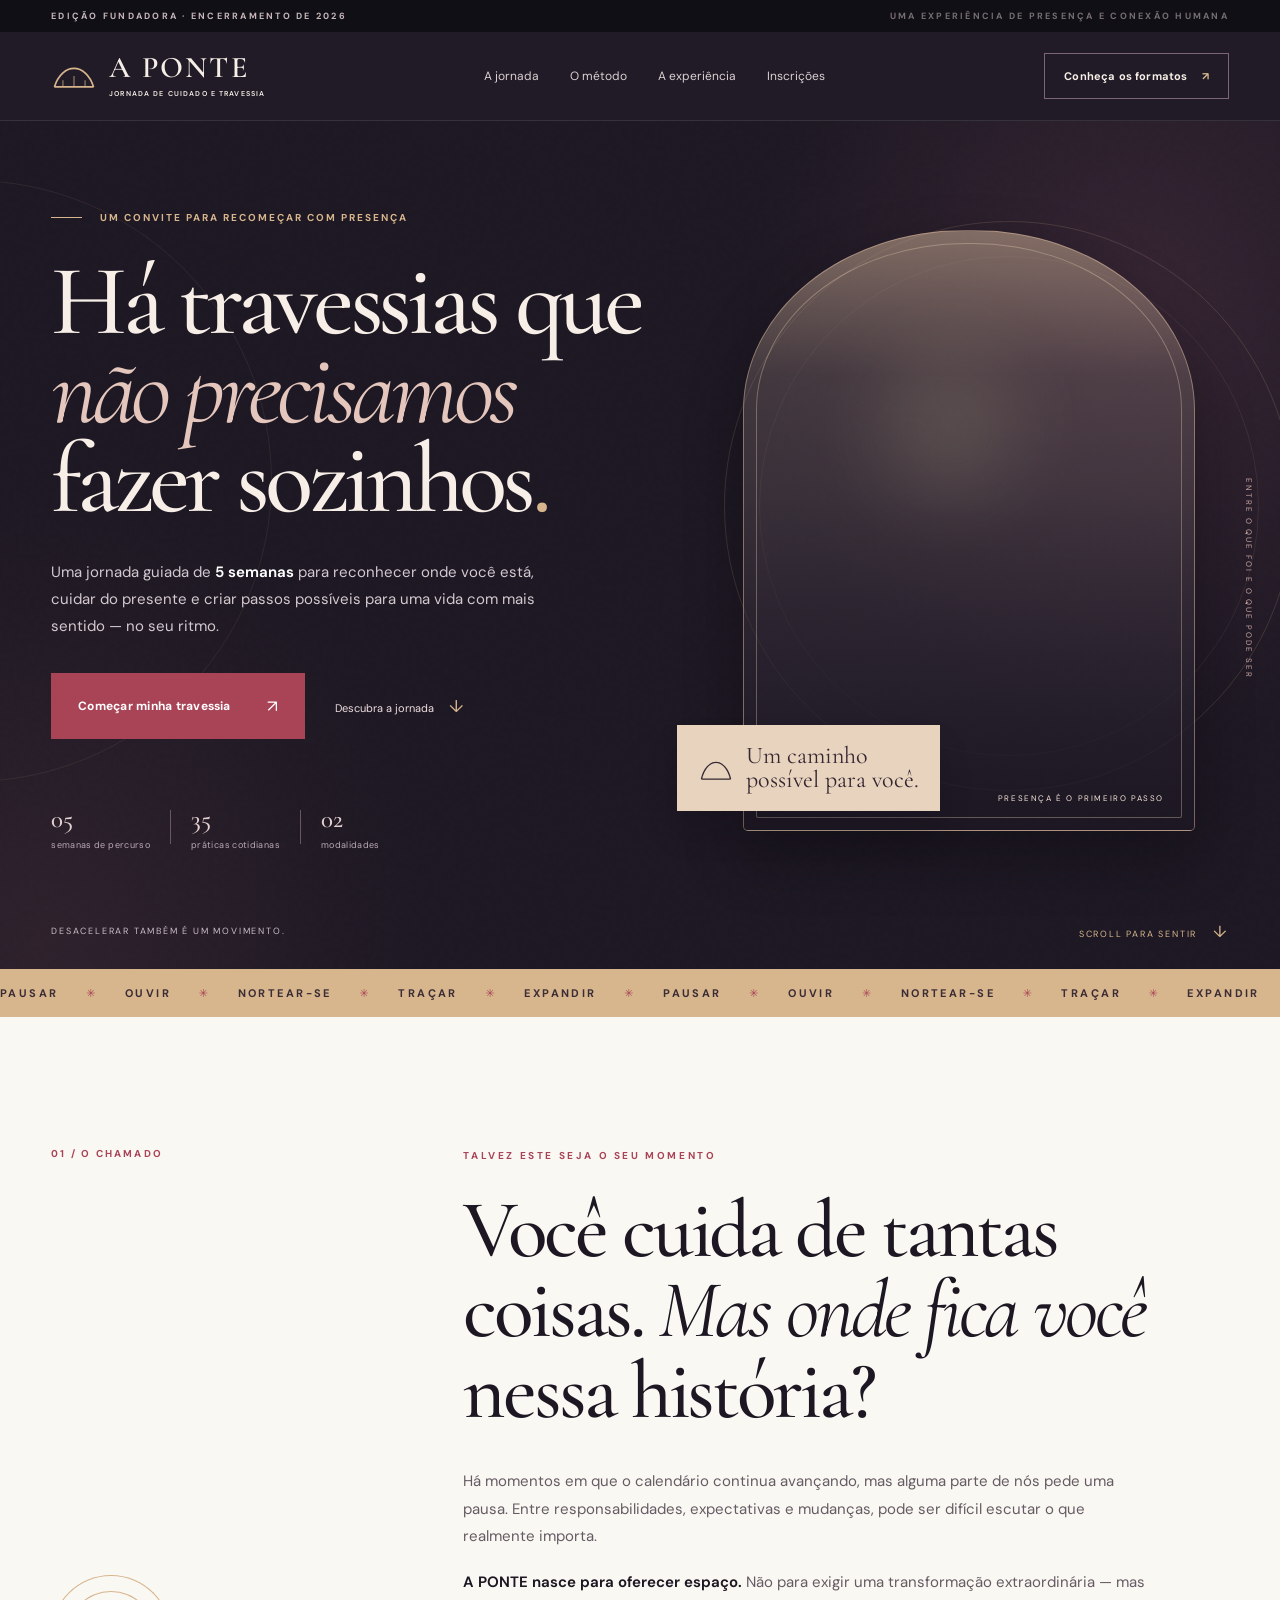
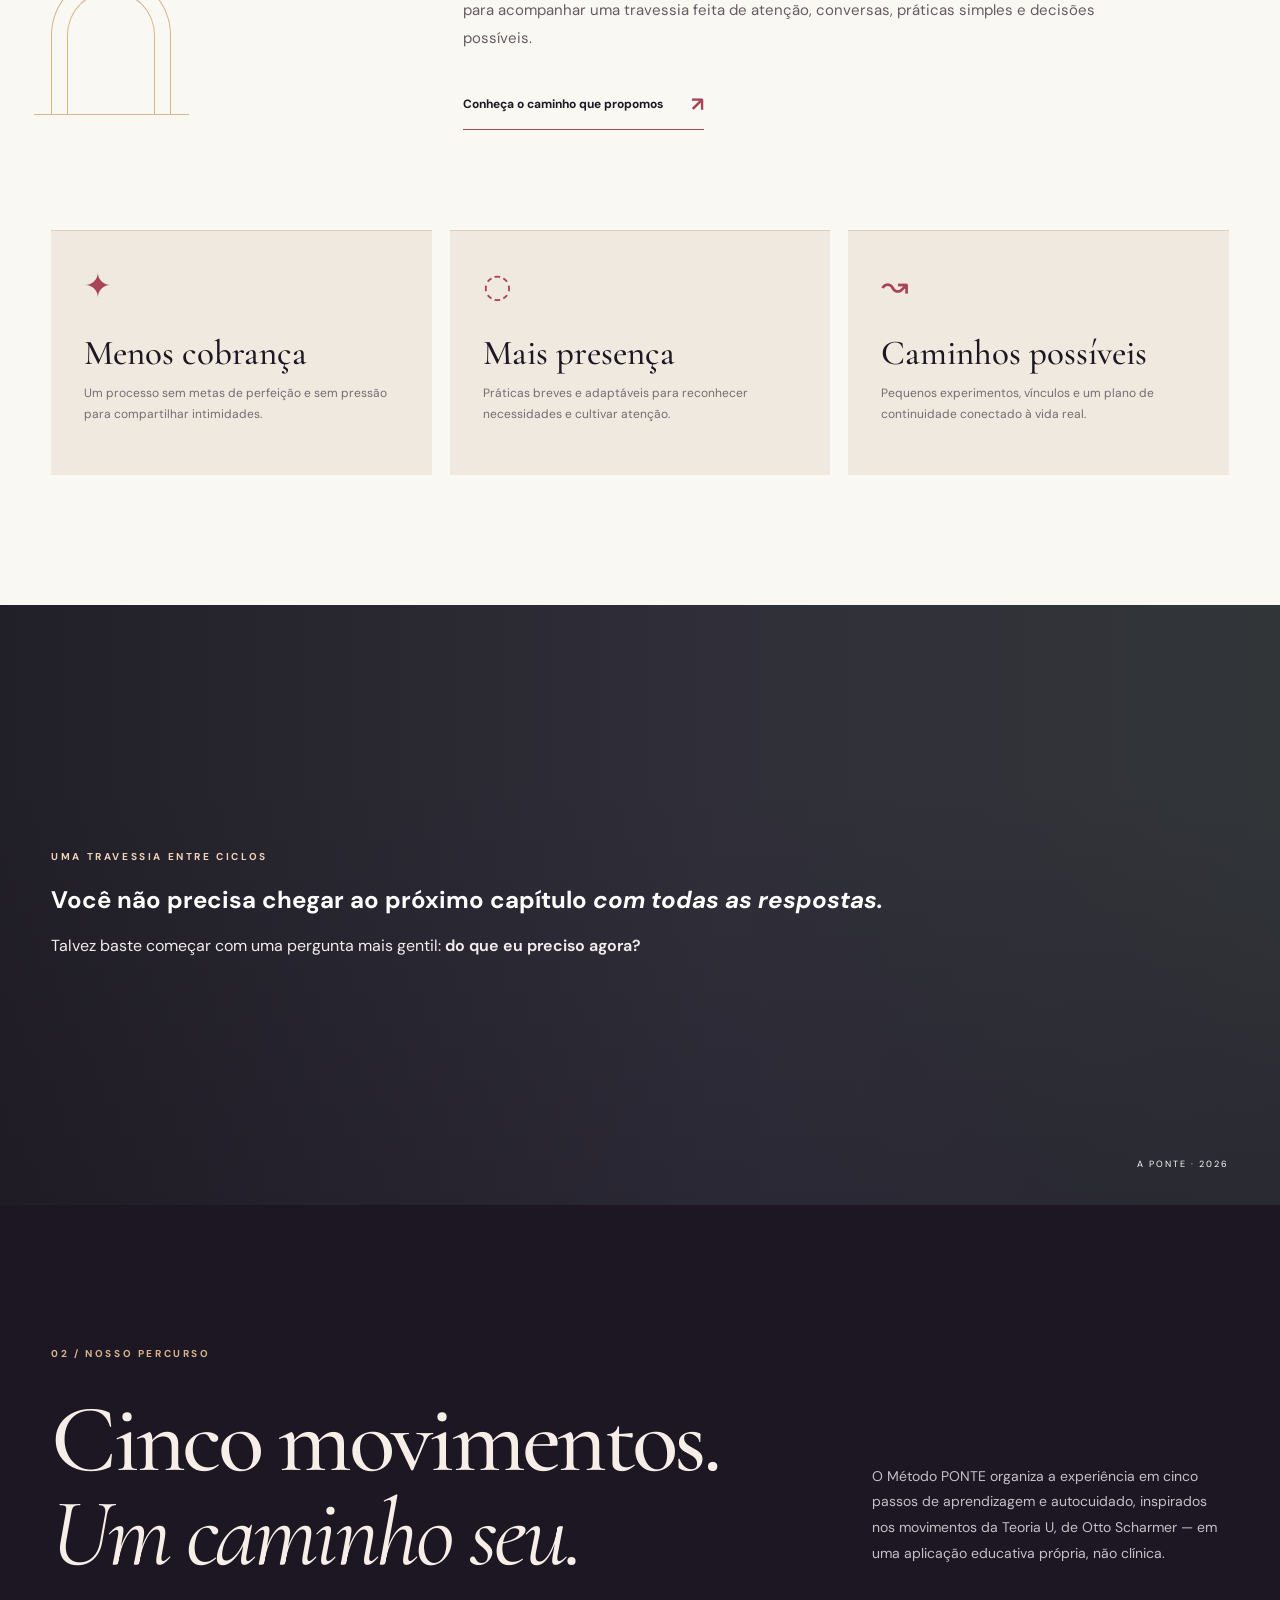
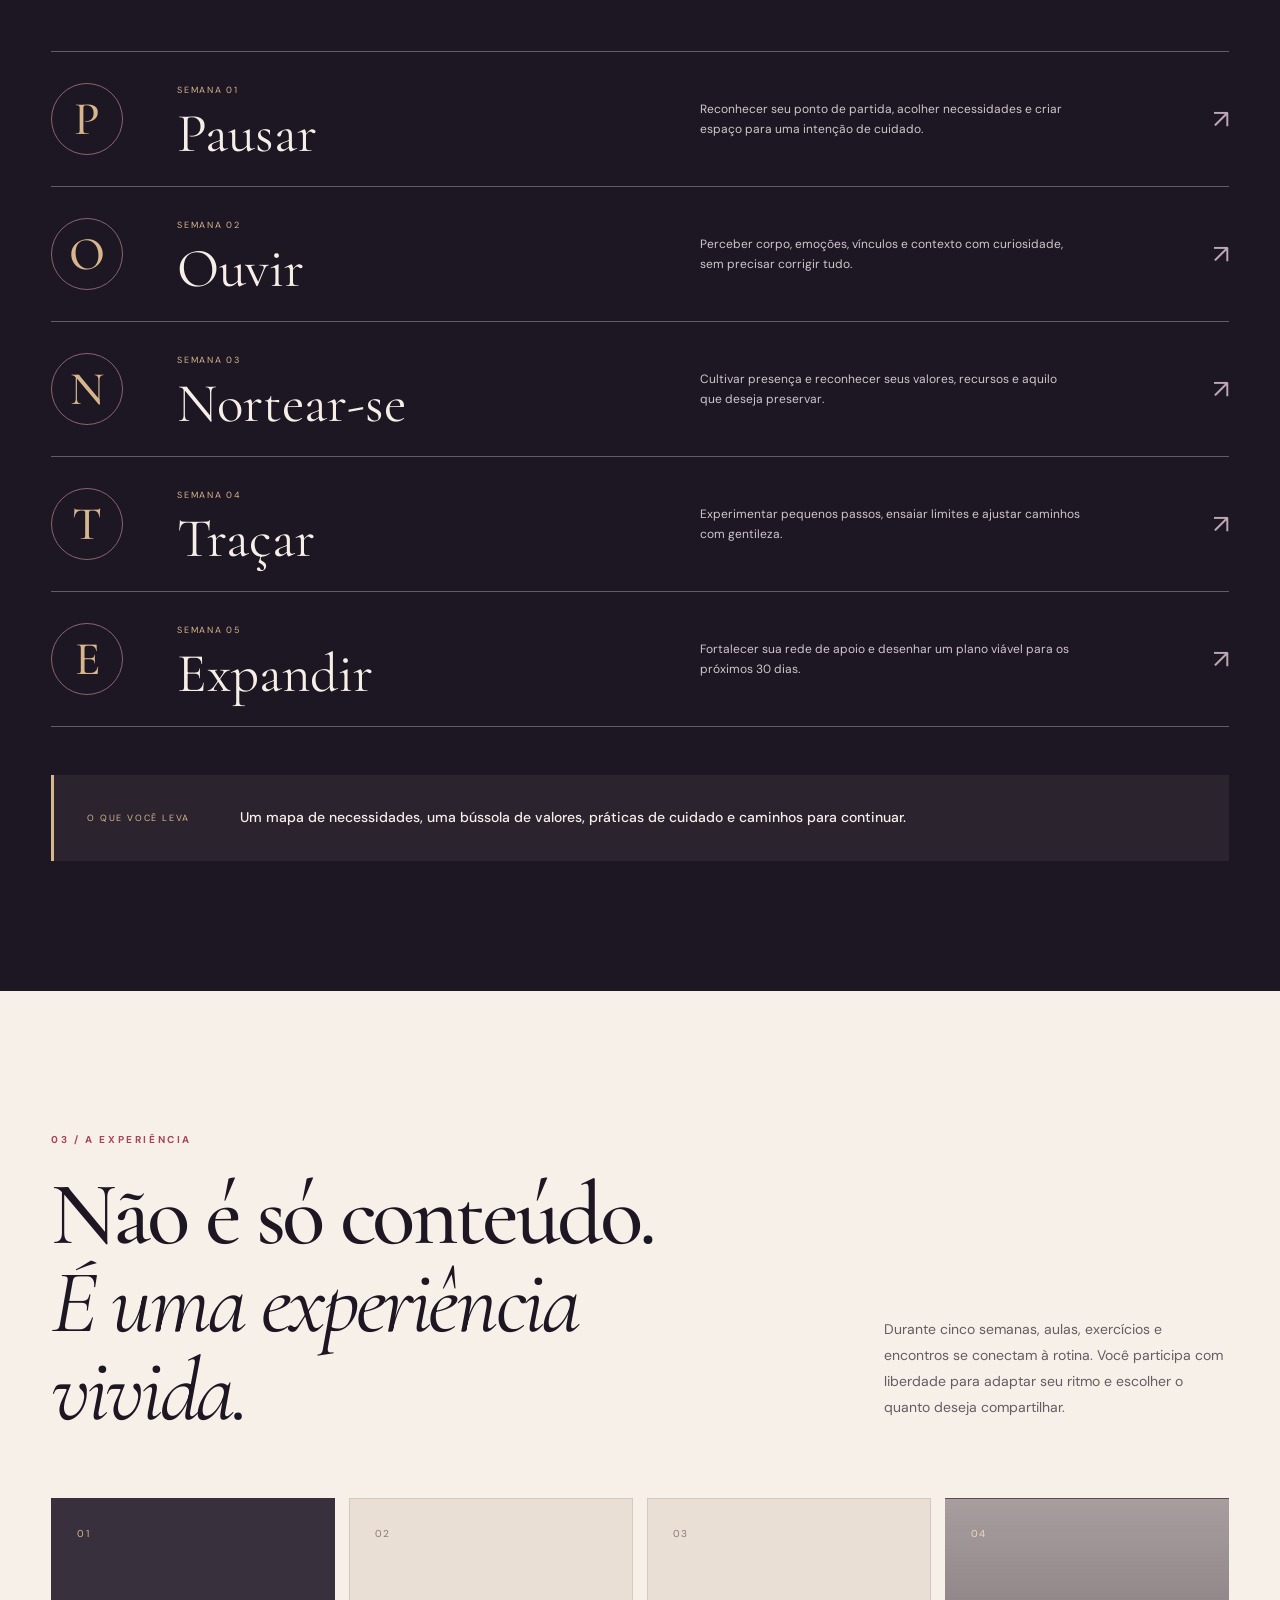
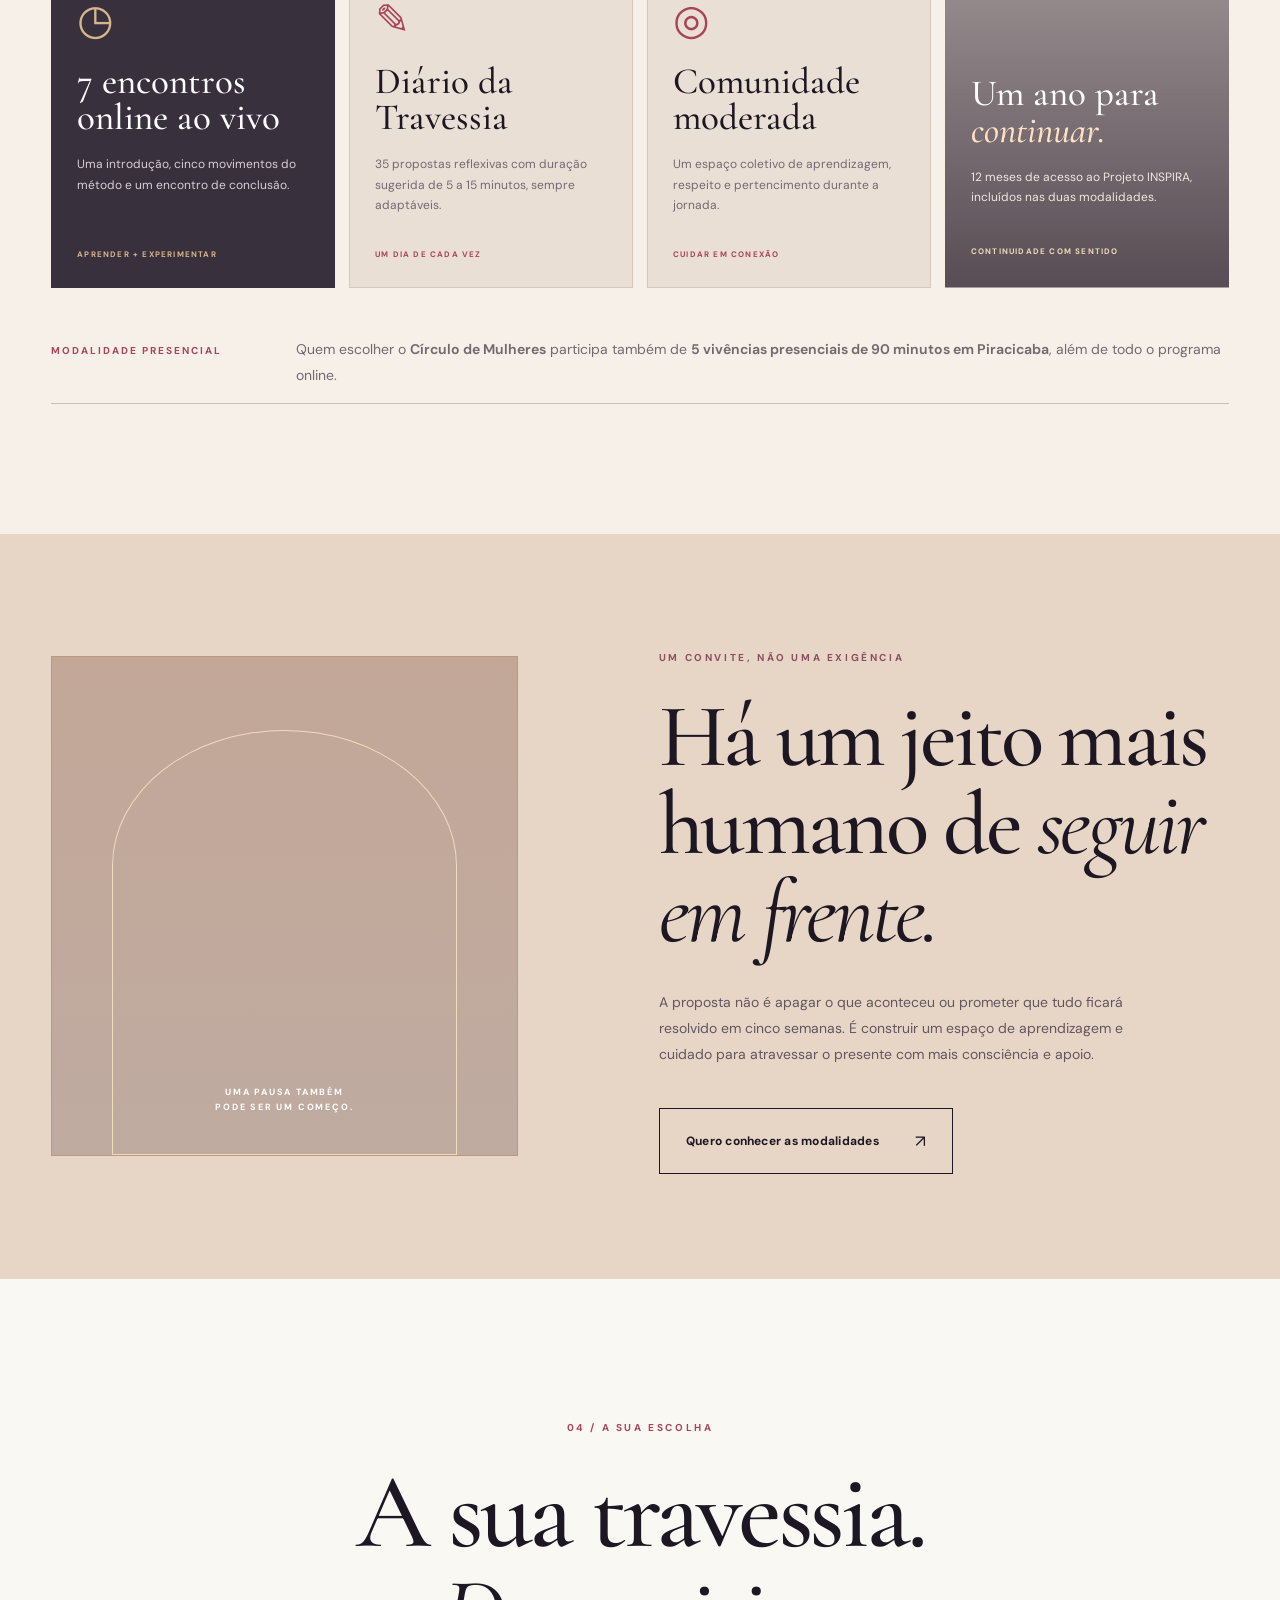
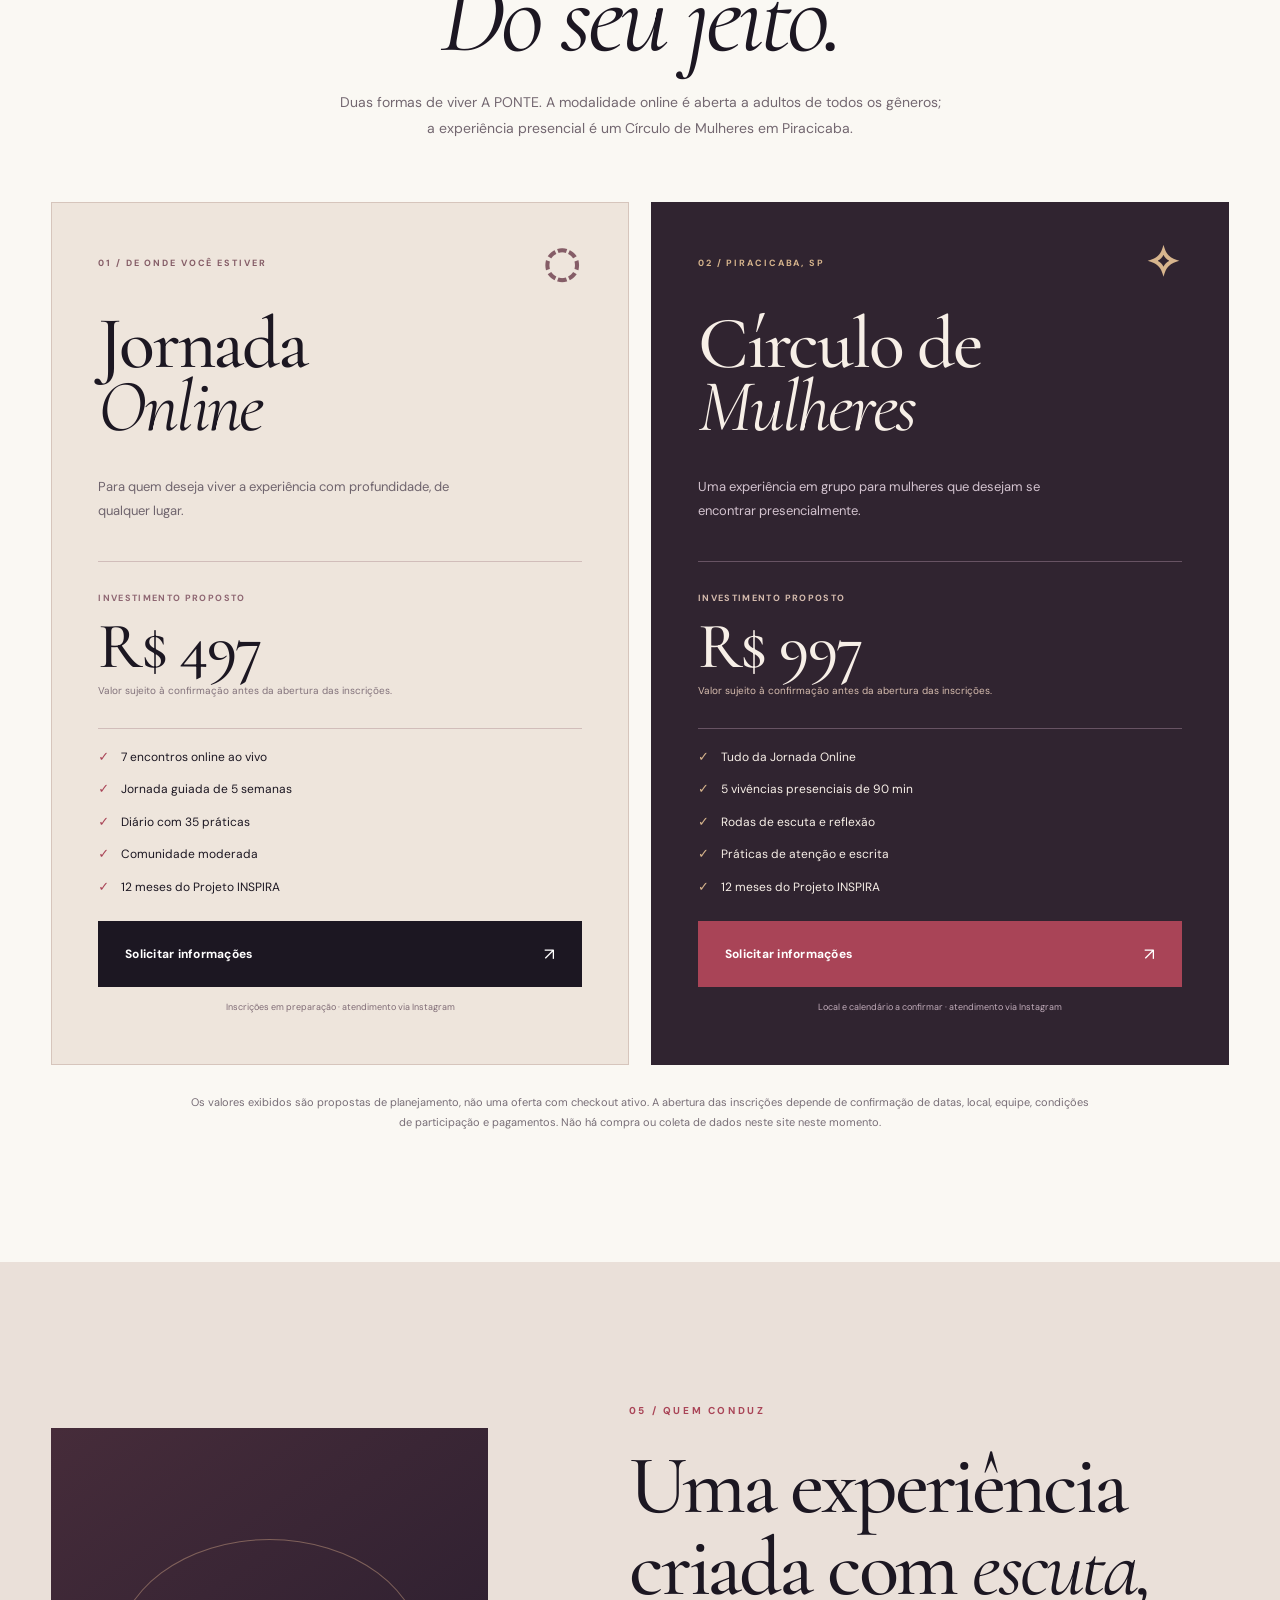
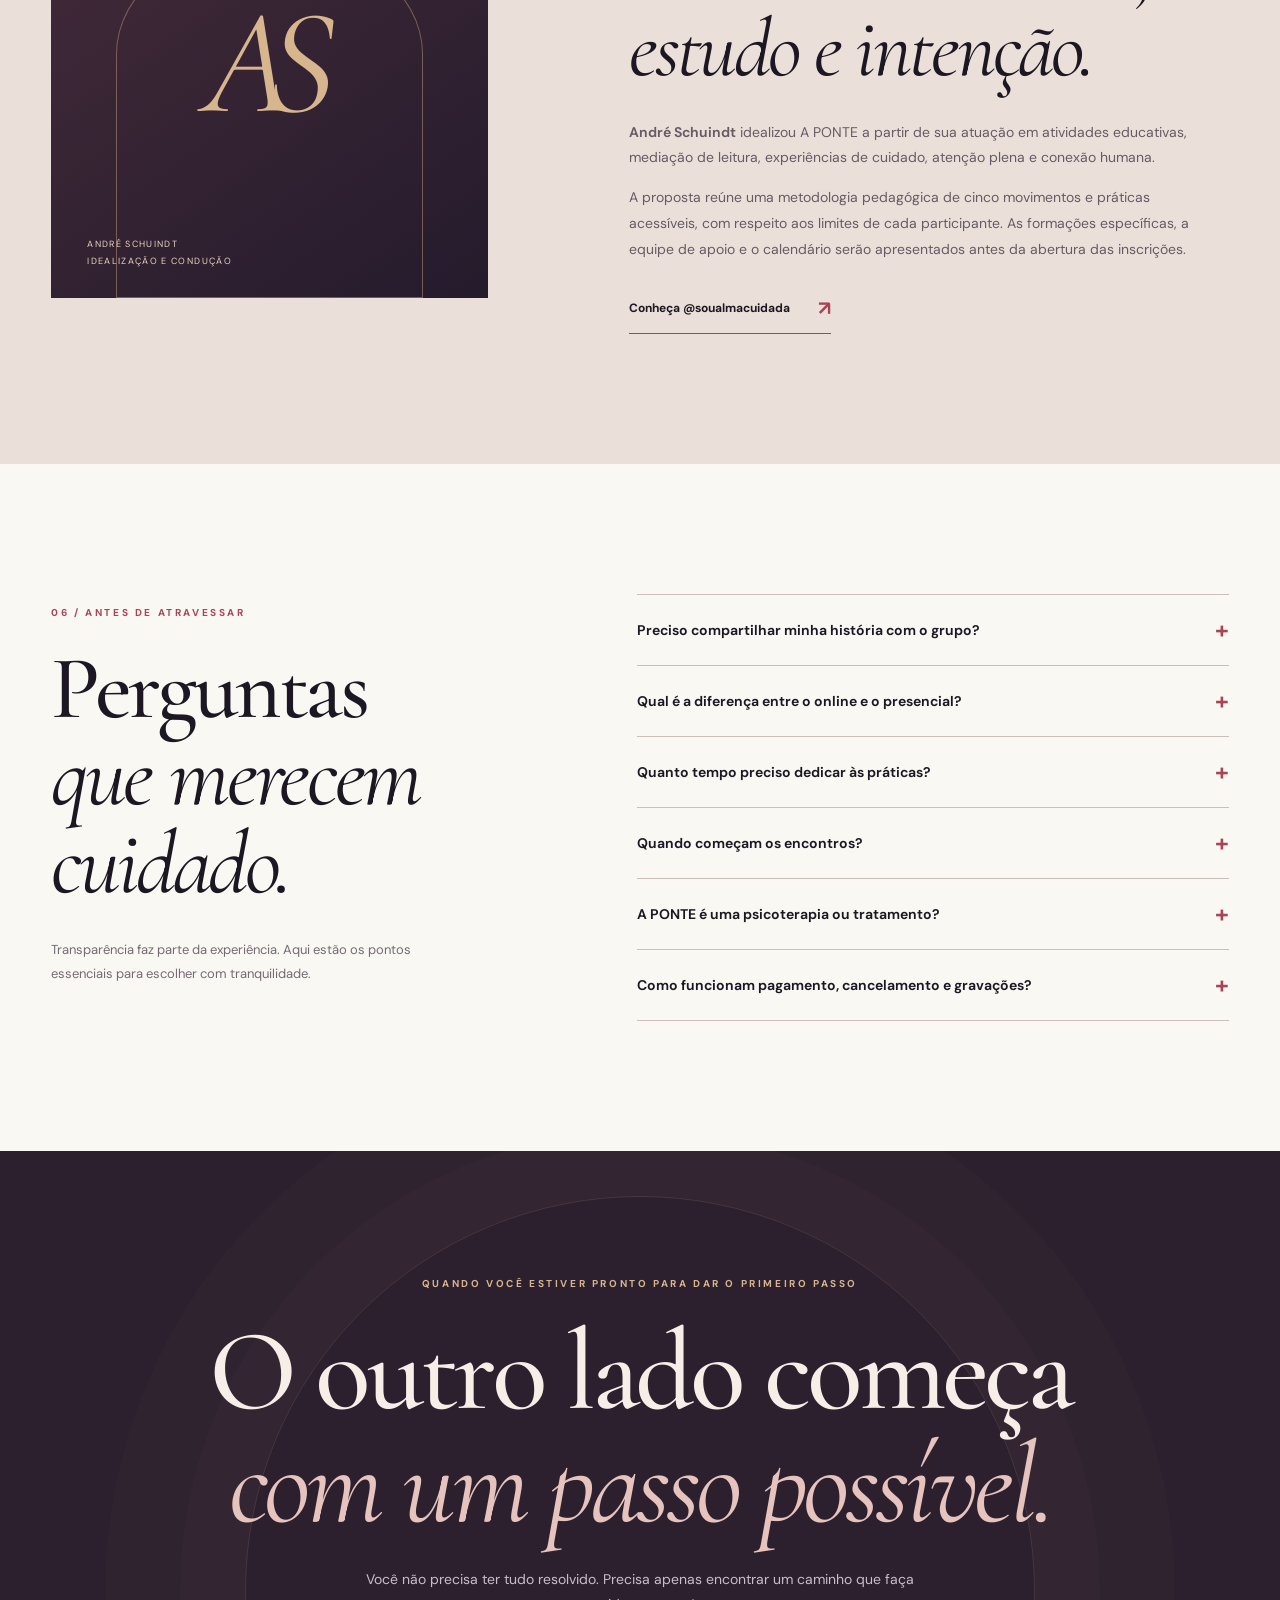
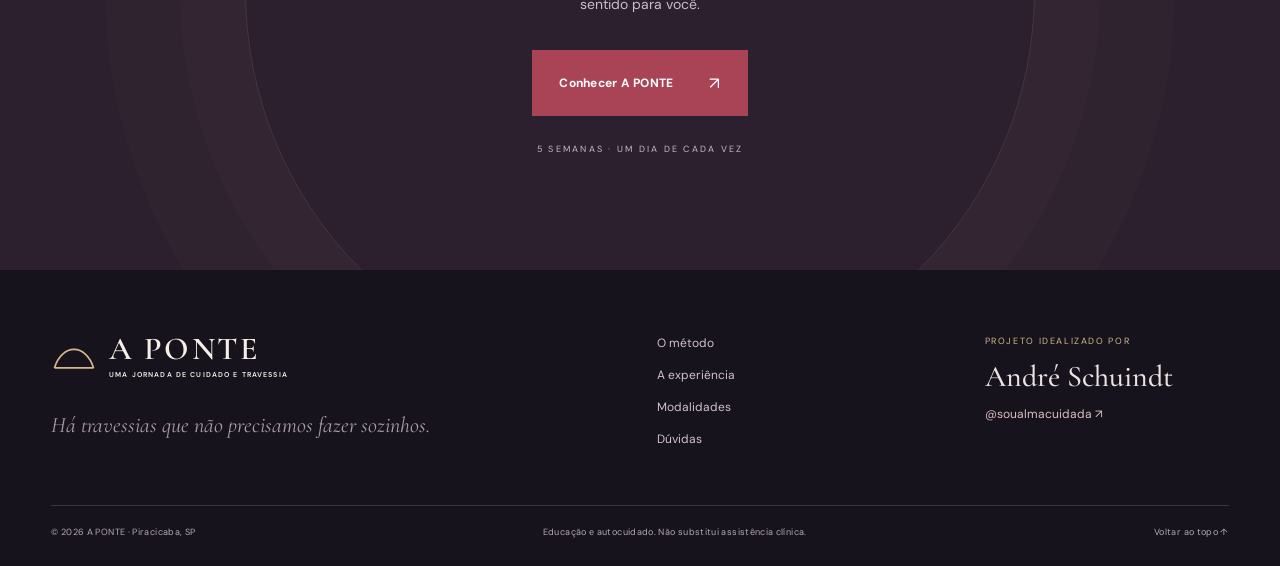
<file: aponte/index.html>
<!doctype html>
<html lang="pt-BR">
<head>
  <meta charset="UTF-8" />
  <meta name="viewport" content="width=device-width, initial-scale=1" />
  <meta name="theme-color" content="#1C1722" />
  <meta name="description" content="A PONTE: uma jornada de cuidado e travessia em 5 semanas. Pausar, ouvir, nortear-se, traçar e expandir. Online ao vivo ou presencial em Piracicaba." />
  <meta property="og:type" content="website" />
  <meta property="og:locale" content="pt_BR" />
  <meta property="og:title" content="A PONTE — Uma Jornada de Cuidado e Travessia" />
  <meta property="og:description" content="Há travessias que não precisamos fazer sozinhos. Conheça a jornada de cinco semanas com práticas de presença, reflexão e conexão humana." />
  <meta property="og:url" content="https://aponte-schuindt.vercel.app/" />
  <link rel="canonical" href="https://aponte-schuindt.vercel.app/" />
  <link rel="icon" type="image/svg+xml" href="./favicon.svg" />
  <link rel="preconnect" href="https://fonts.googleapis.com" />
  <link rel="preconnect" href="https://fonts.gstatic.com" crossorigin />
  <link rel="preconnect" href="https://images.unsplash.com" />
  <link href="https://fonts.googleapis.com/css2?family=Cormorant+Garamond:ital,wght@0,400;0,500;0,600;1,400;1,500;1,600&family=DM+Sans:wght@400;450;500;600;700&display=swap" rel="stylesheet" />
  <link rel="stylesheet" href="./styles.css" />
  <title>A PONTE — Uma Jornada de Cuidado e Travessia</title>
</head>
<body>
  <a class="skip-link" href="#conteudo">Pular para o conteúdo</a>
  <div class="progress" aria-hidden="true" id="progress"></div>
  <div class="topline"><span>EDIÇÃO FUNDADORA · ENCERRAMENTO DE 2026</span><span class="topline-right">UMA EXPERIÊNCIA DE PRESENÇA E CONEXÃO HUMANA</span></div>
  <header class="header" id="header">
    <div class="shell nav-inner">
      <a class="brand" href="#inicio" aria-label="A PONTE — Início">
        <svg class="brand-mark" viewBox="0 0 54 42" fill="none" aria-hidden="true"><path d="M4 34C13 5 41 5 50 34" stroke="currentColor" stroke-width="2"/><path d="M4 34H50" stroke="currentColor" stroke-width="2"/><path d="M14 34V26M27 34V21M40 34V26" stroke="currentColor" stroke-opacity=".6" stroke-width="1.5"/></svg>
        <span class="brand-text">A PONTE<small>JORNADA DE CUIDADO E TRAVESSIA</small></span>
      </a>
      <nav id="site-nav" class="site-nav" aria-label="Navegação principal">
        <a href="#essencia">A jornada</a><a href="#metodo">O método</a><a href="#experiencia">A experiência</a><a href="#planos">Inscrições</a>
      </nav>
      <a class="nav-cta" href="#planos">Conheça os formatos <span aria-hidden="true">↗</span></a>
      <button class="menu-toggle" type="button" aria-controls="site-nav" aria-expanded="false" aria-label="Abrir menu"><span></span><span></span></button>
    </div>
  </header>

  <main id="conteudo">
    <section class="hero" id="inicio" aria-labelledby="hero-title">
      <div class="hero-grain" aria-hidden="true"></div>
      <div class="shell hero-grid">
        <div class="hero-copy" data-reveal>
          <div class="eyebrow"><span class="eyebrow-line"></span> UM CONVITE PARA RECOMEÇAR COM PRESENÇA</div>
          <h1 id="hero-title">Há travessias que <em>não precisamos</em> fazer sozinhos<span class="dot">.</span></h1>
          <p class="hero-lead">Uma jornada guiada de <strong>5 semanas</strong> para reconhecer onde você está, cuidar do presente e criar passos possíveis para uma vida com mais sentido — no seu ritmo.</p>
          <div class="hero-actions"><a class="btn btn-primary" href="#planos">Começar minha travessia <span aria-hidden="true">↗</span></a><a class="quiet-link" href="#essencia">Descubra a jornada <span aria-hidden="true">↓</span></a></div>
          <div class="hero-facts" aria-label="Informações principais"><span><b>05</b> semanas de percurso</span><i></i><span><b>35</b> práticas cotidianas</span><i></i><span><b>02</b> modalidades</span></div>
        </div>
        <div class="hero-scene" data-reveal>
          <div class="scene-ring" aria-hidden="true"></div>
          <div class="hero-arch" role="img" aria-label="Luz suave sobre a paisagem, evocando o início de uma travessia">
            <div class="hero-arch-sun"></div>
            <div class="scene-caption"><span>01 / 05</span><span>PRESENÇA É O PRIMEIRO PASSO</span></div>
          </div>
          <div class="scene-side-note">ENTRE O QUE FOI E O QUE PODE SER</div>
          <div class="scene-badge"><svg viewBox="0 0 42 42" aria-hidden="true"><path d="M4 34C10 8 32 8 38 34M4 34H38" stroke="currentColor" fill="none" stroke-width="1.6"/></svg><span>Um caminho<br/>possível para você.</span></div>
        </div>
      </div>
      <div class="hero-bottom"><span>DESACELERAR TAMBÉM É UM MOVIMENTO.</span><a href="#essencia" aria-label="Ir para a próxima seção">SCROLL PARA SENTIR <span aria-hidden="true">↓</span></a></div>
    </section>

    <div class="marquee" aria-label="Pausar. Ouvir. Nortear-se. Traçar. Expandir."><div>PAUSAR <span>✳</span> OUVIR <span>✳</span> NORTEAR-SE <span>✳</span> TRAÇAR <span>✳</span> EXPANDIR <span>✳</span> PAUSAR <span>✳</span> OUVIR <span>✳</span> NORTEAR-SE <span>✳</span> TRAÇAR <span>✳</span> EXPANDIR <span>✳</span></div></div>

    <section class="section essence" id="essencia" aria-labelledby="essence-title">
      <div class="shell essence-grid">
        <div class="section-index" data-reveal><span class="section-number">01 / O CHAMADO</span><div class="mini-arch" aria-hidden="true"></div></div>
        <div class="essence-copy" data-reveal>
          <p class="overline">TALVEZ ESTE SEJA O SEU MOMENTO</p>
          <h2 id="essence-title">Você cuida de tantas coisas. <em>Mas onde fica você</em> nessa história?</h2>
          <p>Há momentos em que o calendário continua avançando, mas alguma parte de nós pede uma pausa. Entre responsabilidades, expectativas e mudanças, pode ser difícil escutar o que realmente importa.</p>
          <p><strong>A PONTE nasce para oferecer espaço.</strong> Não para exigir uma transformação extraordinária — mas para acompanhar uma travessia feita de atenção, conversas, práticas simples e decisões possíveis.</p>
          <a class="text-link" href="#metodo">Conheça o caminho que propomos <span aria-hidden="true">↗</span></a>
        </div>
      </div>
      <div class="shell essence-cards" data-reveal>
        <article><span class="card-symbol">✦</span><h3>Menos cobrança</h3><p>Um processo sem metas de perfeição e sem pressão para compartilhar intimidades.</p></article>
        <article><span class="card-symbol">◌</span><h3>Mais presença</h3><p>Práticas breves e adaptáveis para reconhecer necessidades e cultivar atenção.</p></article>
        <article><span class="card-symbol">↝</span><h3>Caminhos possíveis</h3><p>Pequenos experimentos, vínculos e um plano de continuidade conectado à vida real.</p></article>
      </div>
    </section>

    <section class="visual-interlude" aria-labelledby="interlude-title">
      <div class="interlude-image" role="img" aria-label="Montanhas e lago sob luz natural suave"></div>
      <div class="interlude-shade"></div>
      <div class="shell interlude-content" data-reveal><p class="overline">UMA TRAVESSIA ENTRE CICLOS</p><h2 id="interlude-title">Você não precisa chegar ao próximo capítulo <em>com todas as respostas.</em></h2><p>Talvez baste começar com uma pergunta mais gentil: <strong>do que eu preciso agora?</strong></p></div>
      <div class="interlude-corner" aria-hidden="true">A PONTE · 2026</div>
    </section>

    <section class="section method" id="metodo" aria-labelledby="method-title">
      <div class="shell">
        <div class="method-heading" data-reveal><div><p class="overline">02 / NOSSO PERCURSO</p><h2 id="method-title">Cinco movimentos.<br/><em>Um caminho seu.</em></h2></div><p>O Método PONTE organiza a experiência em cinco passos de aprendizagem e autocuidado, inspirados nos movimentos da Teoria U, de Otto Scharmer — em uma aplicação educativa própria, não clínica.</p></div>
        <div class="method-list">
          <article class="method-item" data-reveal><div class="method-letter">P</div><div><span>SEMANA 01</span><h3>Pausar</h3></div><p>Reconhecer seu ponto de partida, acolher necessidades e criar espaço para uma intenção de cuidado.</p><div class="method-arrow" aria-hidden="true">↗</div></article>
          <article class="method-item" data-reveal><div class="method-letter">O</div><div><span>SEMANA 02</span><h3>Ouvir</h3></div><p>Perceber corpo, emoções, vínculos e contexto com curiosidade, sem precisar corrigir tudo.</p><div class="method-arrow" aria-hidden="true">↗</div></article>
          <article class="method-item" data-reveal><div class="method-letter">N</div><div><span>SEMANA 03</span><h3>Nortear-se</h3></div><p>Cultivar presença e reconhecer seus valores, recursos e aquilo que deseja preservar.</p><div class="method-arrow" aria-hidden="true">↗</div></article>
          <article class="method-item" data-reveal><div class="method-letter">T</div><div><span>SEMANA 04</span><h3>Traçar</h3></div><p>Experimentar pequenos passos, ensaiar limites e ajustar caminhos com gentileza.</p><div class="method-arrow" aria-hidden="true">↗</div></article>
          <article class="method-item" data-reveal><div class="method-letter">E</div><div><span>SEMANA 05</span><h3>Expandir</h3></div><p>Fortalecer sua rede de apoio e desenhar um plano viável para os próximos 30 dias.</p><div class="method-arrow" aria-hidden="true">↗</div></article>
        </div>
        <div class="method-note" data-reveal><span>O QUE VOCÊ LEVA</span><strong>Um mapa de necessidades, uma bússola de valores, práticas de cuidado e caminhos para continuar.</strong></div>
      </div>
    </section>

    <section class="section experience" id="experiencia" aria-labelledby="experience-title">
      <div class="shell">
        <div class="exp-header" data-reveal><div><p class="overline">03 / A EXPERIÊNCIA</p><h2 id="experience-title">Não é só conteúdo.<br/><em>É uma experiência vivida.</em></h2></div><p>Durante cinco semanas, aulas, exercícios e encontros se conectam à rotina. Você participa com liberdade para adaptar seu ritmo e escolher o quanto deseja compartilhar.</p></div>
        <div class="exp-grid" data-reveal>
          <article class="exp-feature exp-feature-dark"><span class="exp-n">01</span><div class="exp-icon">◷</div><h3>7 encontros<br/>online ao vivo</h3><p>Uma introdução, cinco movimentos do método e um encontro de conclusão.</p><span class="exp-foot">APRENDER + EXPERIMENTAR</span></article>
          <article class="exp-feature"><span class="exp-n">02</span><div class="exp-icon">✎</div><h3>Diário da<br/>Travessia</h3><p>35 propostas reflexivas com duração sugerida de 5 a 15 minutos, sempre adaptáveis.</p><span class="exp-foot">UM DIA DE CADA VEZ</span></article>
          <article class="exp-feature"><span class="exp-n">03</span><div class="exp-icon">◎</div><h3>Comunidade<br/>moderada</h3><p>Um espaço coletivo de aprendizagem, respeito e pertencimento durante a jornada.</p><span class="exp-foot">CUIDAR EM CONEXÃO</span></article>
          <article class="exp-feature exp-feature-photo"><span class="exp-n">04</span><div><h3>Um ano para<br/><em>continuar.</em></h3><p>12 meses de acesso ao Projeto INSPIRA, incluídos nas duas modalidades.</p><span class="exp-foot">CONTINUIDADE COM SENTIDO</span></div></article>
        </div>
        <div class="exp-subnote"><span>MODALIDADE PRESENCIAL</span><p>Quem escolher o <strong>Círculo de Mulheres</strong> participa também de <strong>5 vivências presenciais de 90 minutos em Piracicaba</strong>, além de todo o programa online.</p></div>
      </div>
    </section>

    <section class="section invitation" aria-labelledby="invitation-title">
      <div class="shell invitation-layout" data-reveal><div class="invitation-frame"><span>UMA PAUSA TAMBÉM<br/>PODE SER UM COMEÇO.</span></div><div class="invitation-copy"><p class="overline">UM CONVITE, NÃO UMA EXIGÊNCIA</p><h2 id="invitation-title">Há um jeito mais humano de <em>seguir em frente.</em></h2><p>A proposta não é apagar o que aconteceu ou prometer que tudo ficará resolvido em cinco semanas. É construir um espaço de aprendizagem e cuidado para atravessar o presente com mais consciência e apoio.</p><a href="#planos" class="btn btn-outline">Quero conhecer as modalidades <span aria-hidden="true">↗</span></a></div></div>
    </section>

    <section class="section plans" id="planos" aria-labelledby="plans-title">
      <div class="shell">
        <div class="plans-head" data-reveal><p class="overline">04 / A SUA ESCOLHA</p><h2 id="plans-title">A sua travessia.<br/><em>Do seu jeito.</em></h2><p>Duas formas de viver A PONTE. A modalidade online é aberta a adultos de todos os gêneros; a experiência presencial é um Círculo de Mulheres em Piracicaba.</p></div>
        <div class="plans-grid" data-reveal>
          <article class="plan-card plan-light"><div class="plan-top"><span>01 / DE ONDE VOCÊ ESTIVER</span><span class="plan-symbol">◌</span></div><h3>Jornada<br/><em>Online</em></h3><p class="plan-desc">Para quem deseja viver a experiência com profundidade, de qualquer lugar.</p><div class="plan-price"><span>INVESTIMENTO PROPOSTO</span><strong>R$ 497</strong><small>Valor sujeito à confirmação antes da abertura das inscrições.</small></div><ul><li>7 encontros online ao vivo</li><li>Jornada guiada de 5 semanas</li><li>Diário com 35 práticas</li><li>Comunidade moderada</li><li>12 meses do Projeto INSPIRA</li></ul><a class="btn btn-ink" data-plan="online" href="https://www.instagram.com/soualmacuidada/" target="_blank" rel="noopener noreferrer">Solicitar informações <span aria-hidden="true">↗</span></a><p class="plan-caution">Inscrições em preparação · atendimento via Instagram</p></article>
          <article class="plan-card plan-dark"><div class="plan-top"><span>02 / PIRACICABA, SP</span><span class="plan-symbol">✧</span></div><h3>Círculo de<br/><em>Mulheres</em></h3><p class="plan-desc">Uma experiência em grupo para mulheres que desejam se encontrar presencialmente.</p><div class="plan-price"><span>INVESTIMENTO PROPOSTO</span><strong>R$ 997</strong><small>Valor sujeito à confirmação antes da abertura das inscrições.</small></div><ul><li>Tudo da Jornada Online</li><li>5 vivências presenciais de 90 min</li><li>Rodas de escuta e reflexão</li><li>Práticas de atenção e escrita</li><li>12 meses do Projeto INSPIRA</li></ul><a class="btn btn-primary" data-plan="presencial" href="https://www.instagram.com/soualmacuidada/" target="_blank" rel="noopener noreferrer">Solicitar informações <span aria-hidden="true">↗</span></a><p class="plan-caution">Local e calendário a confirmar · atendimento via Instagram</p></article>
        </div>
        <p class="plans-disclaimer" data-reveal>Os valores exibidos são propostas de planejamento, não uma oferta com checkout ativo. A abertura das inscrições depende de confirmação de datas, local, equipe, condições de participação e pagamentos. Não há compra ou coleta de dados neste site neste momento.</p>
      </div>
    </section>

    <section class="section facilitator" id="conducao" aria-labelledby="facilitator-title">
      <div class="shell facilitator-grid"><div class="facilitator-visual" data-reveal><div class="facilitator-monogram">AS</div><span>ANDRÉ SCHUINDT<br/>IDEALIZAÇÃO E CONDUÇÃO</span></div><div data-reveal><p class="overline">05 / QUEM CONDUZ</p><h2 id="facilitator-title">Uma experiência criada com <em>escuta, estudo e intenção.</em></h2><p><strong>André Schuindt</strong> idealizou A PONTE a partir de sua atuação em atividades educativas, mediação de leitura, experiências de cuidado, atenção plena e conexão humana.</p><p>A proposta reúne uma metodologia pedagógica de cinco movimentos e práticas acessíveis, com respeito aos limites de cada participante. As formações específicas, a equipe de apoio e o calendário serão apresentados antes da abertura das inscrições.</p><a class="text-link" href="https://www.instagram.com/soualmacuidada/" target="_blank" rel="noopener noreferrer">Conheça @soualmacuidada <span aria-hidden="true">↗</span></a></div></div>
    </section>

    <section class="section faq" id="perguntas" aria-labelledby="faq-title"><div class="shell faq-grid"><div data-reveal><p class="overline">06 / ANTES DE ATRAVESSAR</p><h2 id="faq-title">Perguntas<br/><em>que merecem cuidado.</em></h2><p>Transparência faz parte da experiência. Aqui estão os pontos essenciais para escolher com tranquilidade.</p></div><div class="faq-items" data-reveal>
      <details><summary>Preciso compartilhar minha história com o grupo?<span>+</span></summary><div class="answer">Não. A participação nas conversas é sempre voluntária. Você pode acompanhar, refletir e realizar as práticas no seu ritmo, sem exposição de intimidades.</div></details>
      <details><summary>Qual é a diferença entre o online e o presencial?<span>+</span></summary><div class="answer">O online inclui sete encontros ao vivo, materiais, Diário da Travessia, comunidade e 12 meses do INSPIRA. O Círculo de Mulheres inclui tudo isso e mais cinco vivências presenciais de 90 minutos em Piracicaba. As rodas presenciais não serão transmitidas à turma online.</div></details>
      <details><summary>Quanto tempo preciso dedicar às práticas?<span>+</span></summary><div class="answer">As propostas do diário foram planejadas para cerca de 5 a 15 minutos por dia, com alternativas mais curtas. Não é necessário completar cada prática para permanecer na jornada.</div></details>
      <details><summary>Quando começam os encontros?<span>+</span></summary><div class="answer">A primeira edição é planejada para o encerramento de 2026. O calendário, os horários, o espaço presencial e as regras de participação serão divulgados antes da abertura das inscrições.</div></details>
      <details><summary>A PONTE é uma psicoterapia ou tratamento?<span>+</span></summary><div class="answer">Não. A PONTE é uma experiência educativa de autocuidado e desenvolvimento pessoal. Não substitui psicoterapia, atendimento médico, avaliação profissional nem serviços de urgência. Se você precisa de cuidado clínico, procure profissionais habilitados.</div></details>
      <details><summary>Como funcionam pagamento, cancelamento e gravações?<span>+</span></summary><div class="answer">Os meios de pagamento, o parcelamento, a política de cancelamento e o prazo de acesso às gravações didáticas serão publicados na abertura das inscrições, com respeito à legislação aplicável. Conversas íntimas de participantes não serão utilizadas como material promocional ou gravadas como parte da oferta.</div></details>
    </div></div></section>

    <section class="final-cta" aria-labelledby="final-title"><div class="final-halo" aria-hidden="true"></div><div class="shell final-inner" data-reveal><p class="overline">QUANDO VOCÊ ESTIVER PRONTO PARA DAR O PRIMEIRO PASSO</p><h2 id="final-title">O outro lado começa <em>com um passo possível.</em></h2><p>Você não precisa ter tudo resolvido. Precisa apenas encontrar um caminho que faça sentido para você.</p><a class="btn btn-primary" href="#planos">Conhecer A PONTE <span aria-hidden="true">↗</span></a><span>5 SEMANAS · UM DIA DE CADA VEZ</span></div></section>
  </main>
  <footer class="footer"><div class="shell footer-main"><div><a class="brand footer-brand" href="#inicio"><svg class="brand-mark" viewBox="0 0 54 42" fill="none" aria-hidden="true"><path d="M4 34C13 5 41 5 50 34M4 34H50" stroke="currentColor" stroke-width="2"/></svg><span class="brand-text">A PONTE<small>UMA JORNADA DE CUIDADO E TRAVESSIA</small></span></a><p>Há travessias que não precisamos fazer sozinhos.</p></div><div class="footer-links"><a href="#metodo">O método</a><a href="#experiencia">A experiência</a><a href="#planos">Modalidades</a><a href="#perguntas">Dúvidas</a></div><div class="footer-contact"><span>PROJETO IDEALIZADO POR</span><strong>André Schuindt</strong><a href="https://www.instagram.com/soualmacuidada/" target="_blank" rel="noopener noreferrer">@soualmacuidada ↗</a></div></div><div class="shell footer-bottom"><span>© <span id="year">2026</span> A PONTE · Piracicaba, SP</span><span>Educação e autocuidado. Não substitui assistência clínica.</span><a href="#inicio">Voltar ao topo ↑</a></div></footer>
  <div class="mobile-sticky"><a href="#planos">Quero conhecer a jornada <span aria-hidden="true">↗</span></a></div>
  <script src="./script.js" defer></script>
</body>
</html>
</file>
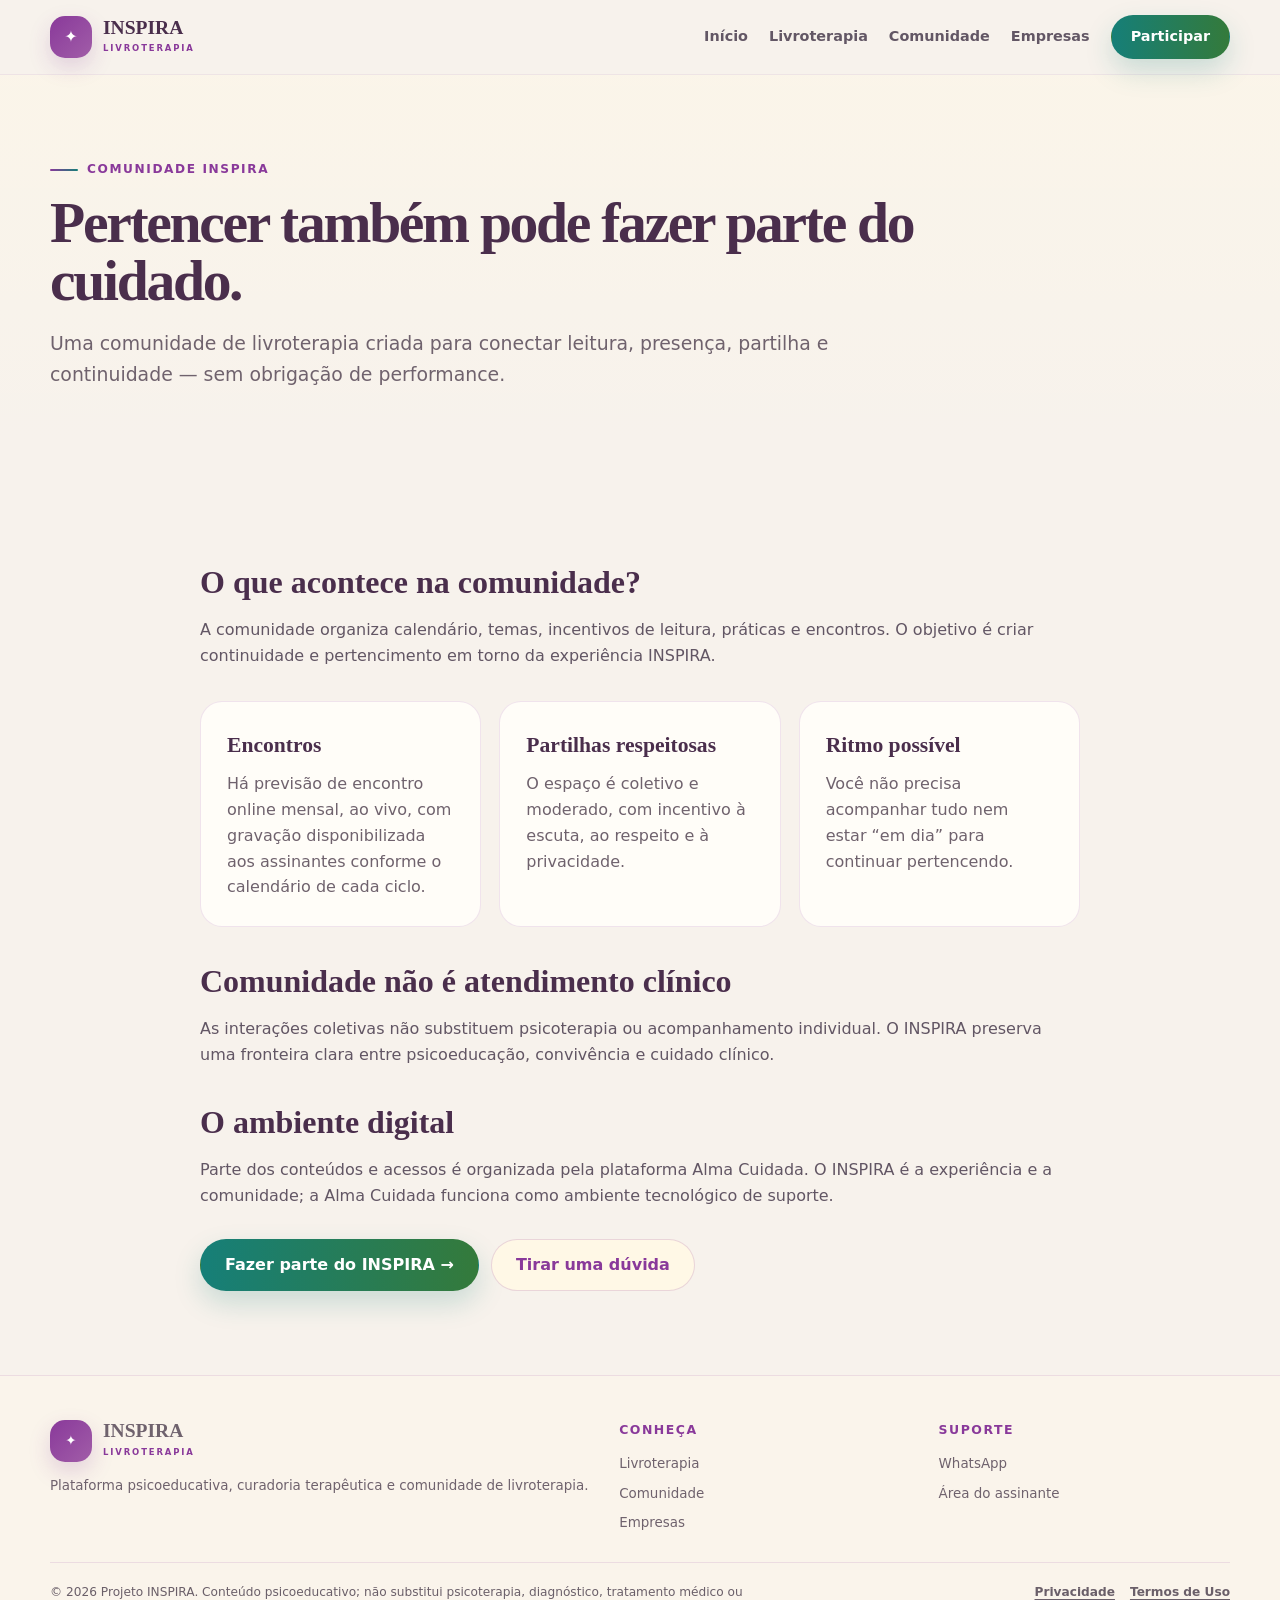
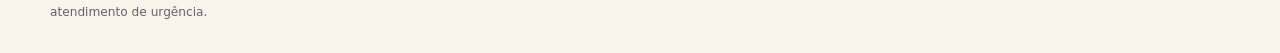
<file: comunidade.html>
<!doctype html><html lang="pt-BR"><head><meta charset="utf-8"><meta name="viewport" content="width=device-width, initial-scale=1"><meta name="robots" content="index,follow,max-image-preview:large"><meta name="theme-color" content="#7A2A91"><title>Comunidade INSPIRA | Comunidade de livroterapia</title><meta name="description" content="Conheça a Comunidade INSPIRA: livroterapia, encontros, partilhas respeitosas e uma experiência que respeita o seu ritmo."><link rel="canonical" href="https://projetoinspira.vercel.app/comunidade"><link rel="icon" href="/favicon.svg" type="image/svg+xml"><link rel="stylesheet" href="/inspira-v2-1.css?v=500"><meta name="inspira-release" content="5.0"><meta name="inspira-build" content="5.0.0"></head><body><a class="skip-link" href="#conteudo-principal">Pular para o conteúdo</a><header class="site-header"><div class="container nav"><a class="brand" href="/"><span class="mark">✦</span><span><strong>INSPIRA</strong><small>Livroterapia</small></span></a><nav class="navlinks" id="navlinks" aria-label="Navegação principal"><a href="/">Início</a><a href="/livroterapia">Livroterapia</a><a href="/comunidade">Comunidade</a><a href="/empresas">Empresas</a><a class="btn btn-primary compact" href="/#planos">Participar</a></nav><button class="menu" id="menu" aria-label="Abrir menu" aria-expanded="false" aria-controls="navlinks">☰</button></div></header><main id="conteudo-principal"><section class="page-hero"><div class="container"><span class="eyebrow">Comunidade INSPIRA</span><h1 class="title">Pertencer também pode fazer parte do cuidado.</h1><p class="lead">Uma comunidade de livroterapia criada para conectar leitura, presença, partilha e continuidade — sem obrigação de performance.</p></div></section><section class="section"><div class="container page-copy"><h2>O que acontece na comunidade?</h2><p>A comunidade organiza calendário, temas, incentivos de leitura, práticas e encontros. O objetivo é criar continuidade e pertencimento em torno da experiência INSPIRA.</p><div class="info-grid"><article class="info-card"><h3>Encontros</h3><p>Há previsão de encontro online mensal, ao vivo, com gravação disponibilizada aos assinantes conforme o calendário de cada ciclo.</p></article><article class="info-card"><h3>Partilhas respeitosas</h3><p>O espaço é coletivo e moderado, com incentivo à escuta, ao respeito e à privacidade.</p></article><article class="info-card"><h3>Ritmo possível</h3><p>Você não precisa acompanhar tudo nem estar “em dia” para continuar pertencendo.</p></article></div><h2>Comunidade não é atendimento clínico</h2><p>As interações coletivas não substituem psicoterapia ou acompanhamento individual. O INSPIRA preserva uma fronteira clara entre psicoeducação, convivência e cuidado clínico.</p><h2>O ambiente digital</h2><p>Parte dos conteúdos e acessos é organizada pela plataforma Alma Cuidada. O INSPIRA é a experiência e a comunidade; a Alma Cuidada funciona como ambiente tecnológico de suporte.</p><div class="page-cta actions"><a class="btn btn-primary" href="/#planos">Fazer parte do INSPIRA →</a><a class="btn btn-ghost" href="https://wa.me/5522981052618?text=Ol%C3%A1%2C%20Andr%C3%A9%21%20Quero%20saber%20mais%20sobre%20a%20Comunidade%20INSPIRA." target="_blank" rel="noopener">Tirar uma dúvida</a></div></div></section></main><footer><div class="container foot"><div><a class="brand" href="/"><span class="mark">✦</span><span><strong>INSPIRA</strong><small>Livroterapia</small></span></a><p>Plataforma psicoeducativa, curadoria terapêutica e comunidade de livroterapia.</p></div><div><h3>Conheça</h3><a href="/livroterapia">Livroterapia</a><a href="/comunidade">Comunidade</a><a href="/empresas">Empresas</a></div><div><h3>Suporte</h3><a href="https://wa.me/5522981052618" target="_blank" rel="noopener">WhatsApp</a><a href="https://almacuidada.greenn.club/" target="_blank" rel="noopener">Área do assinante</a></div></div><div class="container legal"><span>© 2026 Projeto INSPIRA. Conteúdo psicoeducativo; não substitui psicoterapia, diagnóstico, tratamento médico ou atendimento de urgência.</span><span><a href="/privacidade.html">Privacidade</a><a href="/termos.html">Termos de Uso</a></span></div></footer><script defer src="/inspira-v2-1.js?v=500"></script></body></html>
</file>
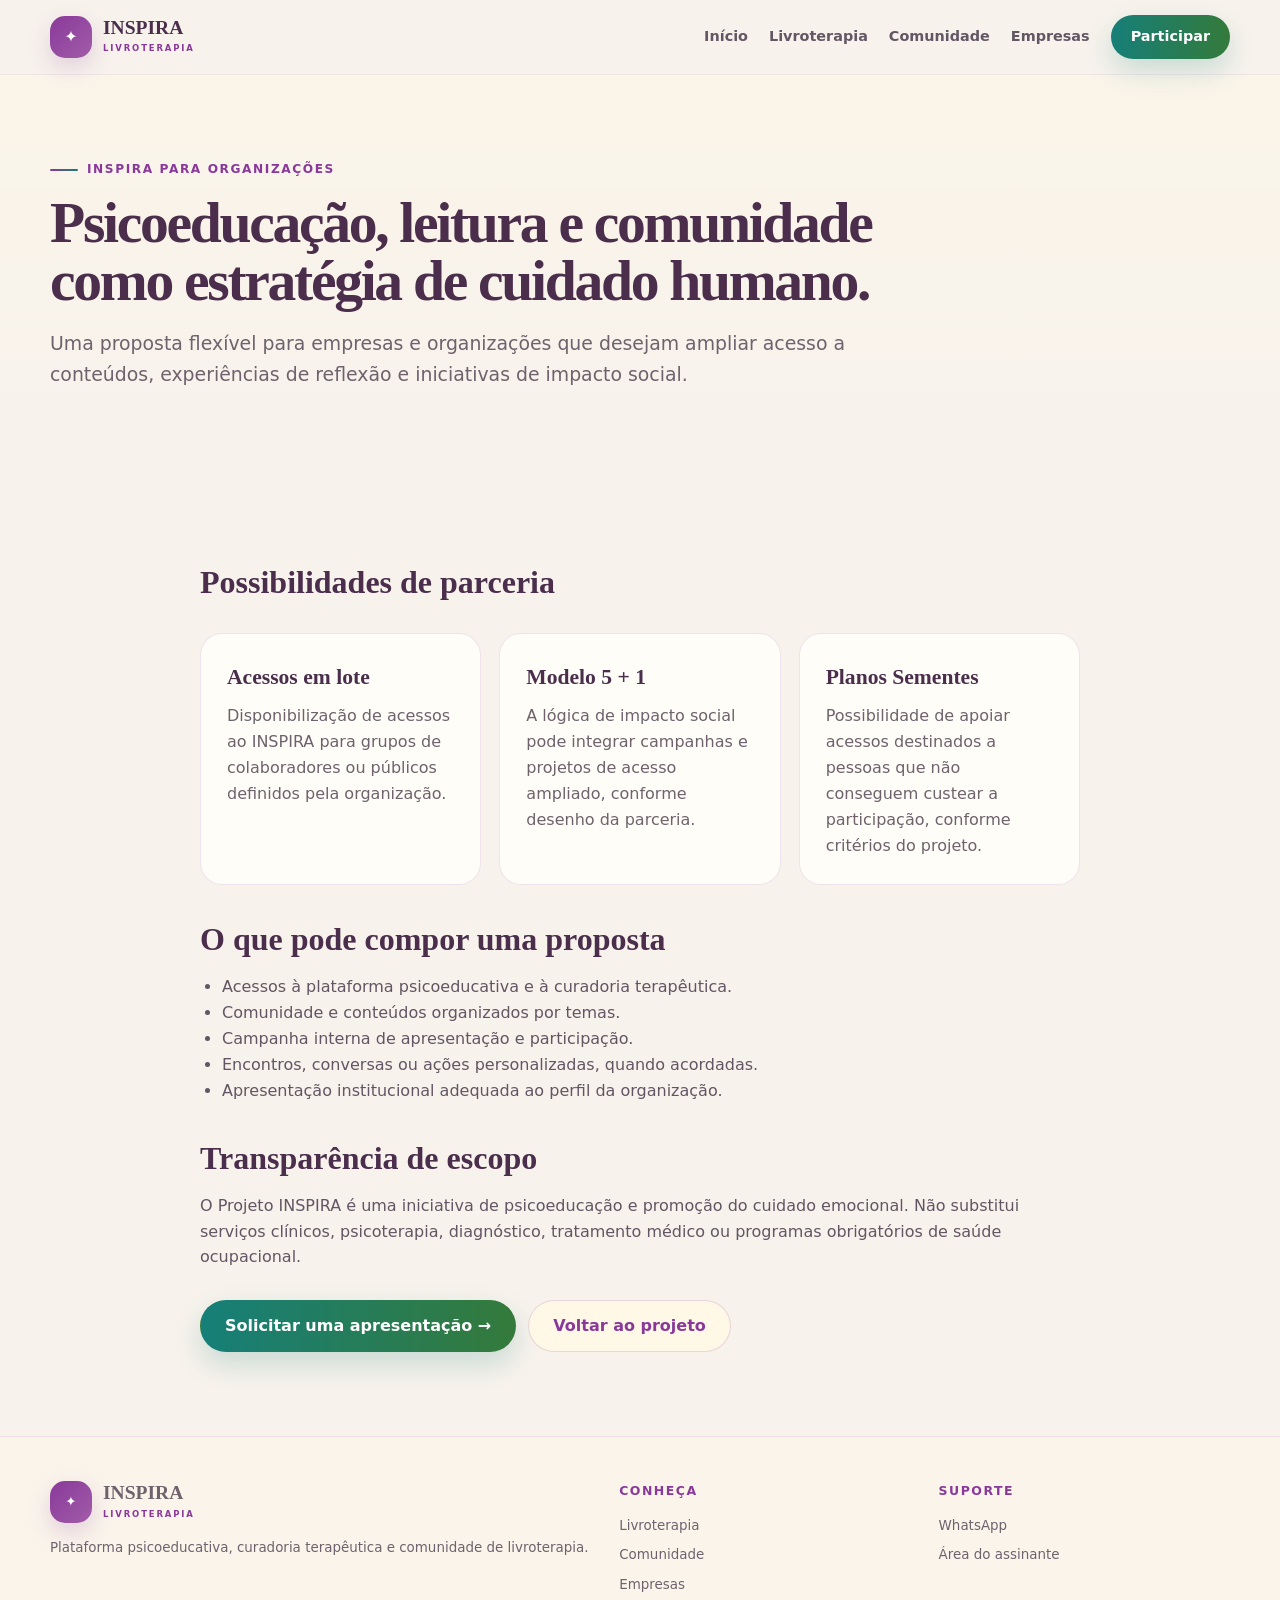
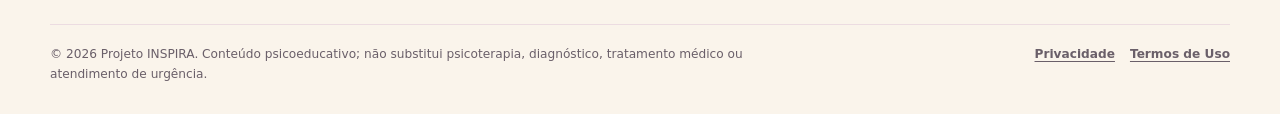
<file: empresas.html>
<!doctype html><html lang="pt-BR"><head><meta charset="utf-8"><meta name="viewport" content="width=device-width, initial-scale=1"><meta name="robots" content="index,follow,max-image-preview:large"><meta name="theme-color" content="#7A2A91"><title>INSPIRA para Empresas | Psicoeducação, livroterapia e impacto social</title><meta name="description" content="Conheça possibilidades do Projeto INSPIRA para empresas e organizações: acessos em lote, modelo 5+1, Planos Sementes e ações personalizadas."><link rel="canonical" href="https://projetoinspira.vercel.app/empresas"><link rel="icon" href="/favicon.svg" type="image/svg+xml"><link rel="stylesheet" href="/inspira-v2-1.css?v=500"><meta name="inspira-release" content="5.0"><meta name="inspira-build" content="5.0.0"></head><body><a class="skip-link" href="#conteudo-principal">Pular para o conteúdo</a><header class="site-header"><div class="container nav"><a class="brand" href="/"><span class="mark">✦</span><span><strong>INSPIRA</strong><small>Livroterapia</small></span></a><nav class="navlinks" id="navlinks" aria-label="Navegação principal"><a href="/">Início</a><a href="/livroterapia">Livroterapia</a><a href="/comunidade">Comunidade</a><a href="/empresas">Empresas</a><a class="btn btn-primary compact" href="/#planos">Participar</a></nav><button class="menu" id="menu" aria-label="Abrir menu" aria-expanded="false" aria-controls="navlinks">☰</button></div></header><main id="conteudo-principal"><section class="page-hero"><div class="container"><span class="eyebrow">INSPIRA para organizações</span><h1 class="title">Psicoeducação, leitura e comunidade como estratégia de cuidado humano.</h1><p class="lead">Uma proposta flexível para empresas e organizações que desejam ampliar acesso a conteúdos, experiências de reflexão e iniciativas de impacto social.</p></div></section><section class="section"><div class="container page-copy"><h2>Possibilidades de parceria</h2><div class="info-grid"><article class="info-card"><h3>Acessos em lote</h3><p>Disponibilização de acessos ao INSPIRA para grupos de colaboradores ou públicos definidos pela organização.</p></article><article class="info-card"><h3>Modelo 5 + 1</h3><p>A lógica de impacto social pode integrar campanhas e projetos de acesso ampliado, conforme desenho da parceria.</p></article><article class="info-card"><h3>Planos Sementes</h3><p>Possibilidade de apoiar acessos destinados a pessoas que não conseguem custear a participação, conforme critérios do projeto.</p></article></div><h2>O que pode compor uma proposta</h2><ul><li>Acessos à plataforma psicoeducativa e à curadoria terapêutica.</li><li>Comunidade e conteúdos organizados por temas.</li><li>Campanha interna de apresentação e participação.</li><li>Encontros, conversas ou ações personalizadas, quando acordadas.</li><li>Apresentação institucional adequada ao perfil da organização.</li></ul><h2>Transparência de escopo</h2><p>O Projeto INSPIRA é uma iniciativa de psicoeducação e promoção do cuidado emocional. Não substitui serviços clínicos, psicoterapia, diagnóstico, tratamento médico ou programas obrigatórios de saúde ocupacional.</p><div class="page-cta actions"><a class="btn btn-primary" href="https://wa.me/5522981052618?text=Ol%C3%A1%2C%20Andr%C3%A9%21%20Quero%20receber%20uma%20proposta%20do%20INSPIRA%20para%20minha%20organiza%C3%A7%C3%A3o." target="_blank" rel="noopener" data-event="empresas_whatsapp">Solicitar uma apresentação →</a><a class="btn btn-ghost" href="/">Voltar ao projeto</a></div></div></section></main><footer><div class="container foot"><div><a class="brand" href="/"><span class="mark">✦</span><span><strong>INSPIRA</strong><small>Livroterapia</small></span></a><p>Plataforma psicoeducativa, curadoria terapêutica e comunidade de livroterapia.</p></div><div><h3>Conheça</h3><a href="/livroterapia">Livroterapia</a><a href="/comunidade">Comunidade</a><a href="/empresas">Empresas</a></div><div><h3>Suporte</h3><a href="https://wa.me/5522981052618" target="_blank" rel="noopener">WhatsApp</a><a href="https://almacuidada.greenn.club/" target="_blank" rel="noopener">Área do assinante</a></div></div><div class="container legal"><span>© 2026 Projeto INSPIRA. Conteúdo psicoeducativo; não substitui psicoterapia, diagnóstico, tratamento médico ou atendimento de urgência.</span><span><a href="/privacidade.html">Privacidade</a><a href="/termos.html">Termos de Uso</a></span></div></footer><script defer src="/inspira-v2-1.js?v=500"></script></body></html>
</file>
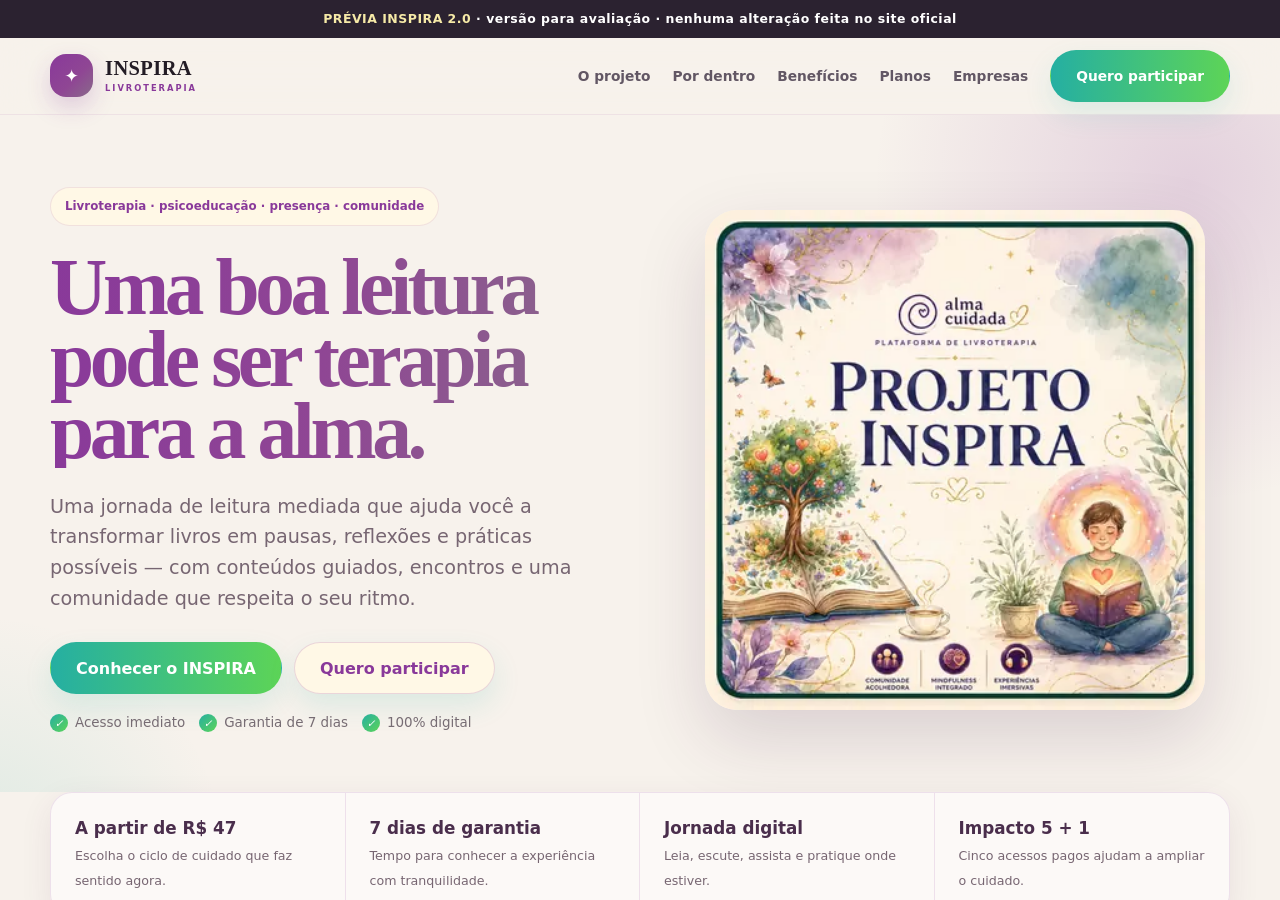
<file: inspira-v2-carousel-preview.html>
<!doctype html>
<html lang="pt-BR">
<head>
<meta charset="utf-8">
<meta name="viewport" content="width=device-width,initial-scale=1">
<meta name="robots" content="noindex,nofollow,noarchive">
<title>INSPIRA 2.0 — Prévia com carrossel ampliado</title>
<style>
html,body{margin:0;width:100%;height:100%;overflow:hidden;background:#F7F2EC}
iframe{display:block;width:100%;height:100%;border:0}
</style>
</head>
<body>
<iframe src="/inspira-v2-preview.html?v=carousel-large-20260902" title="Prévia INSPIRA 2.0"></iframe>
</body>
</html>
</file>
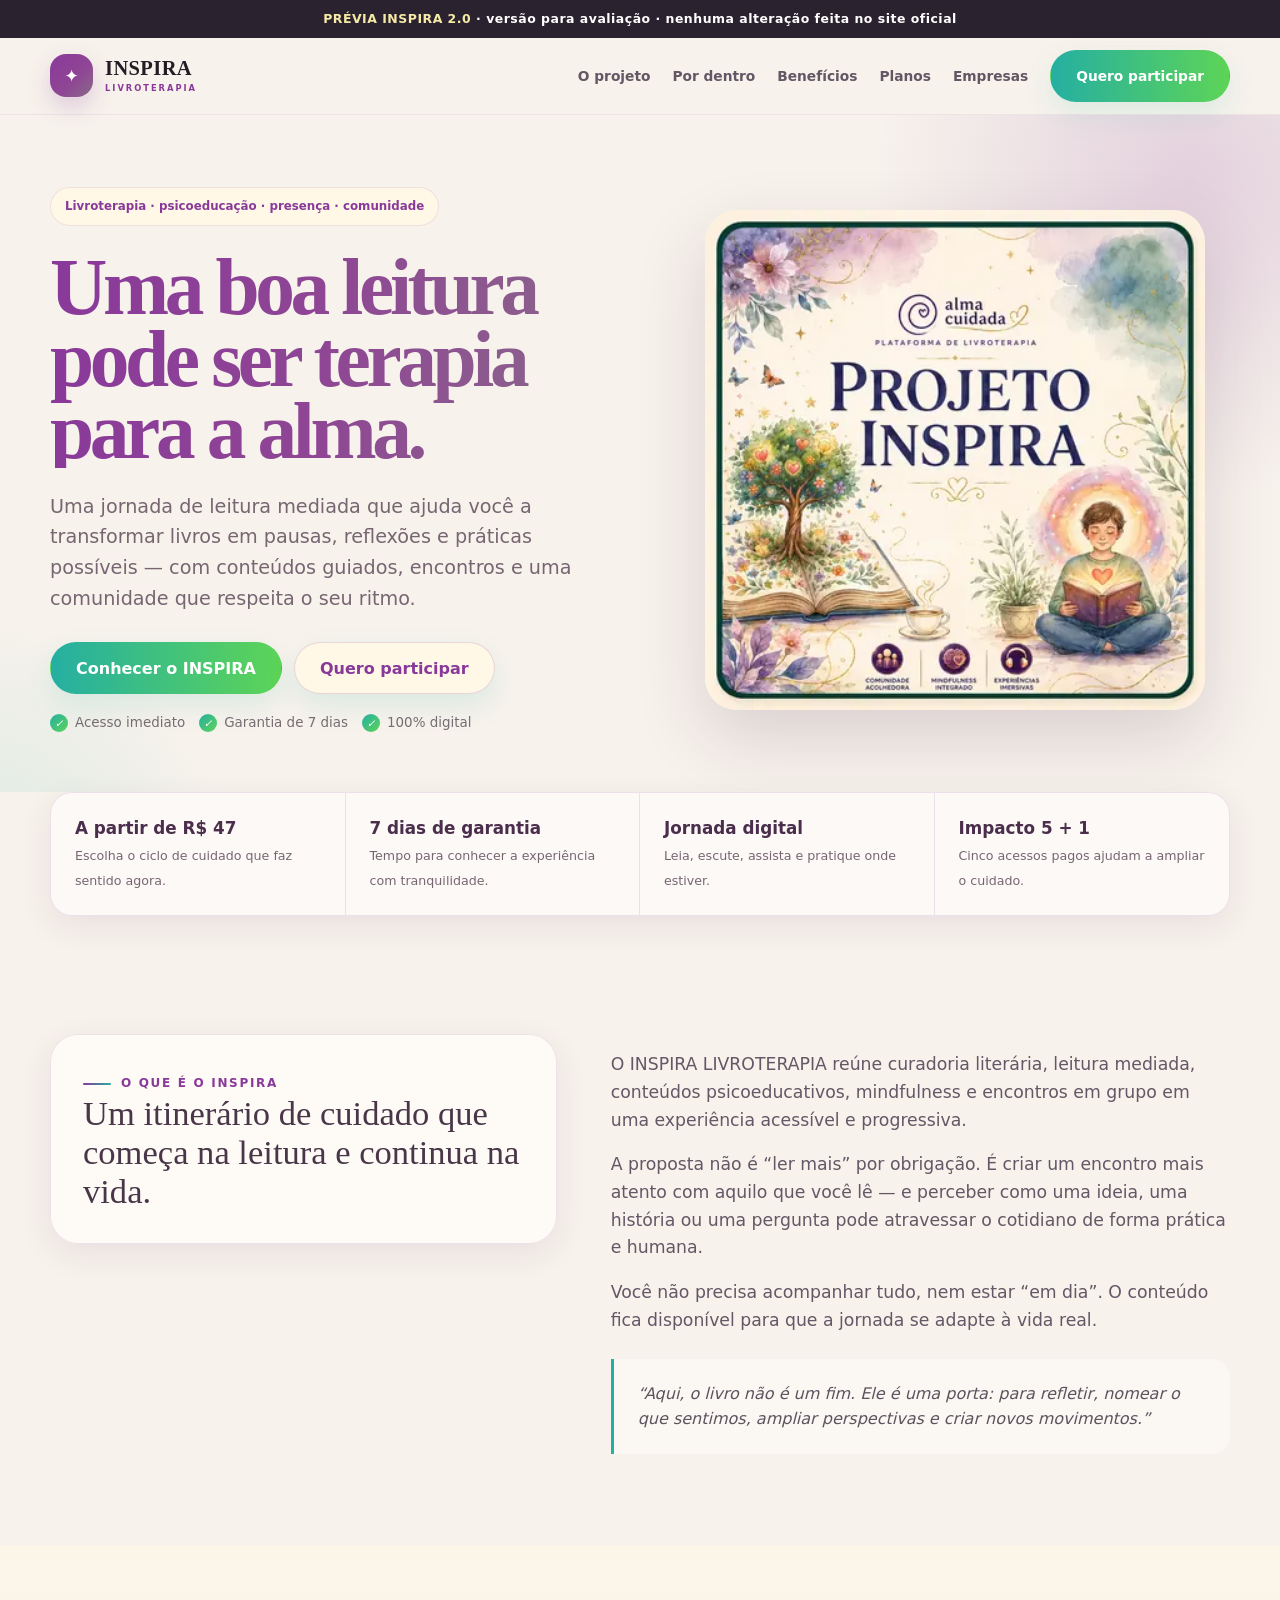
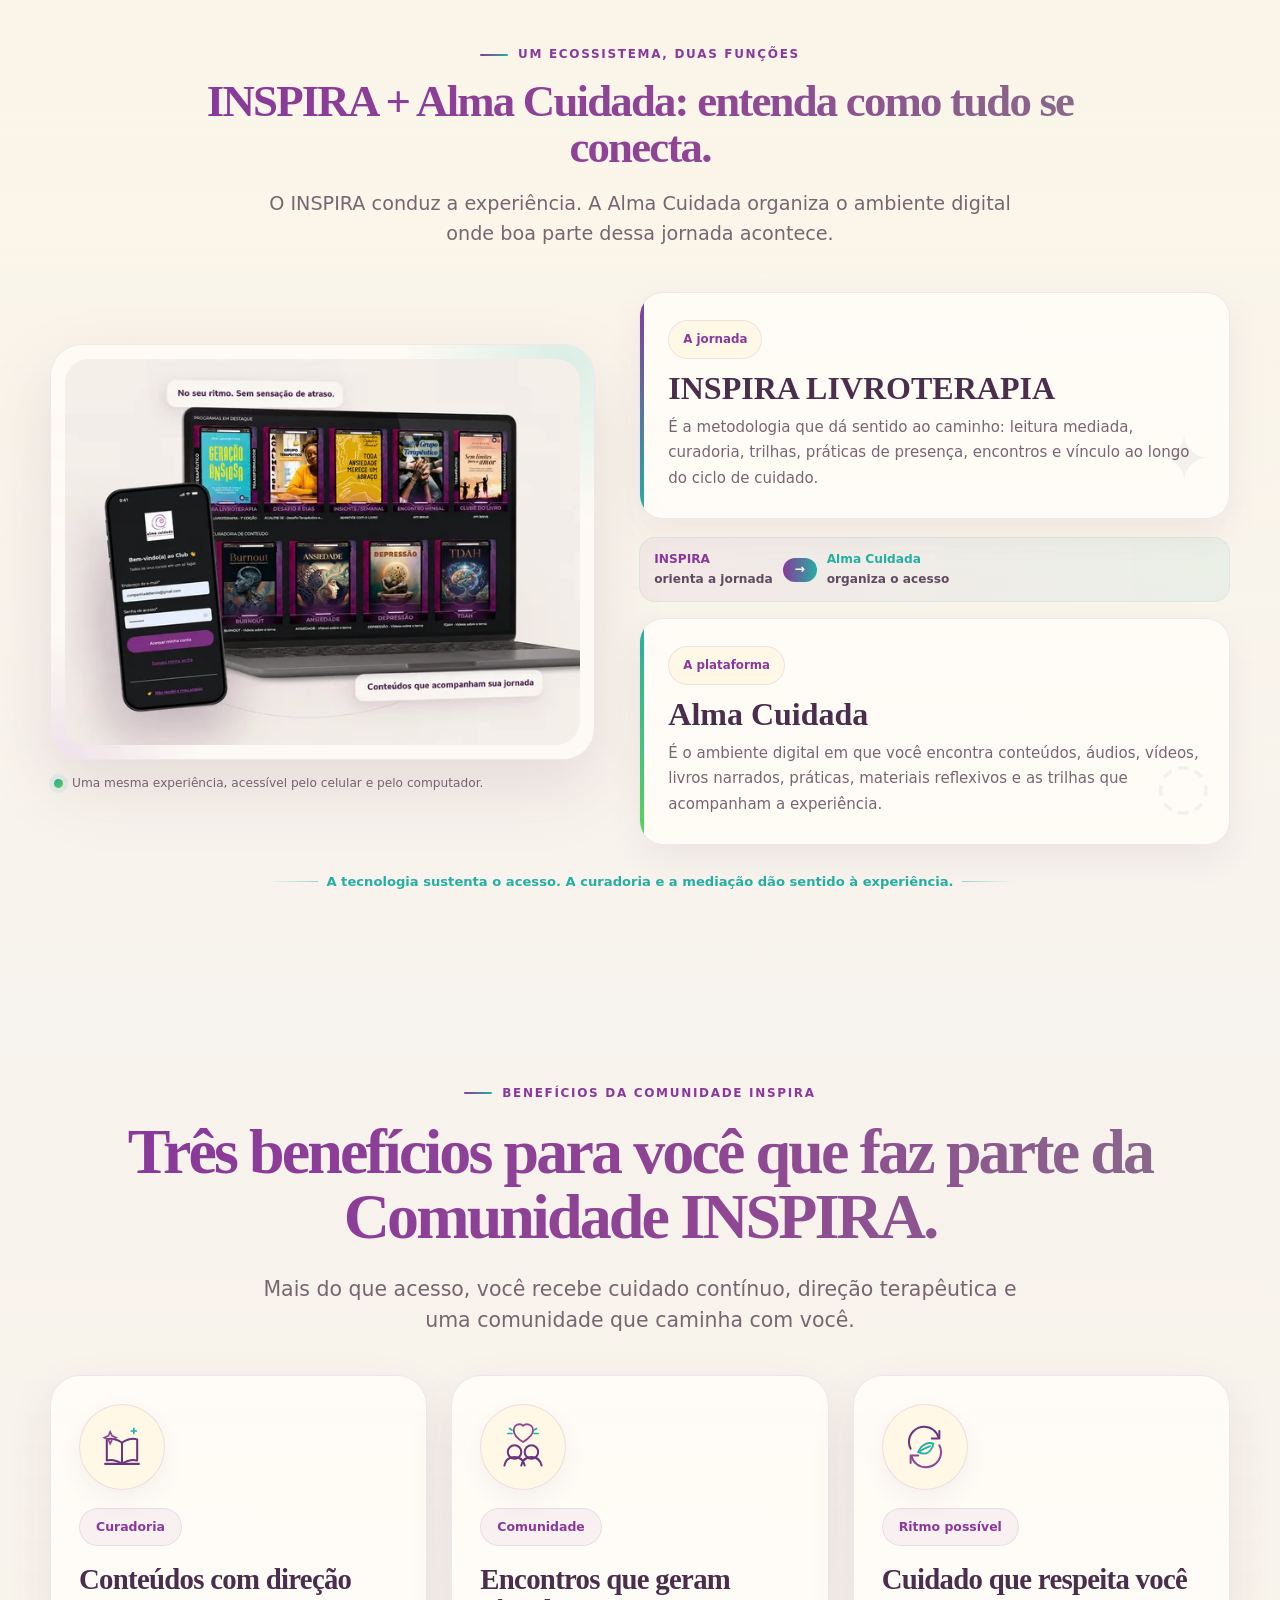
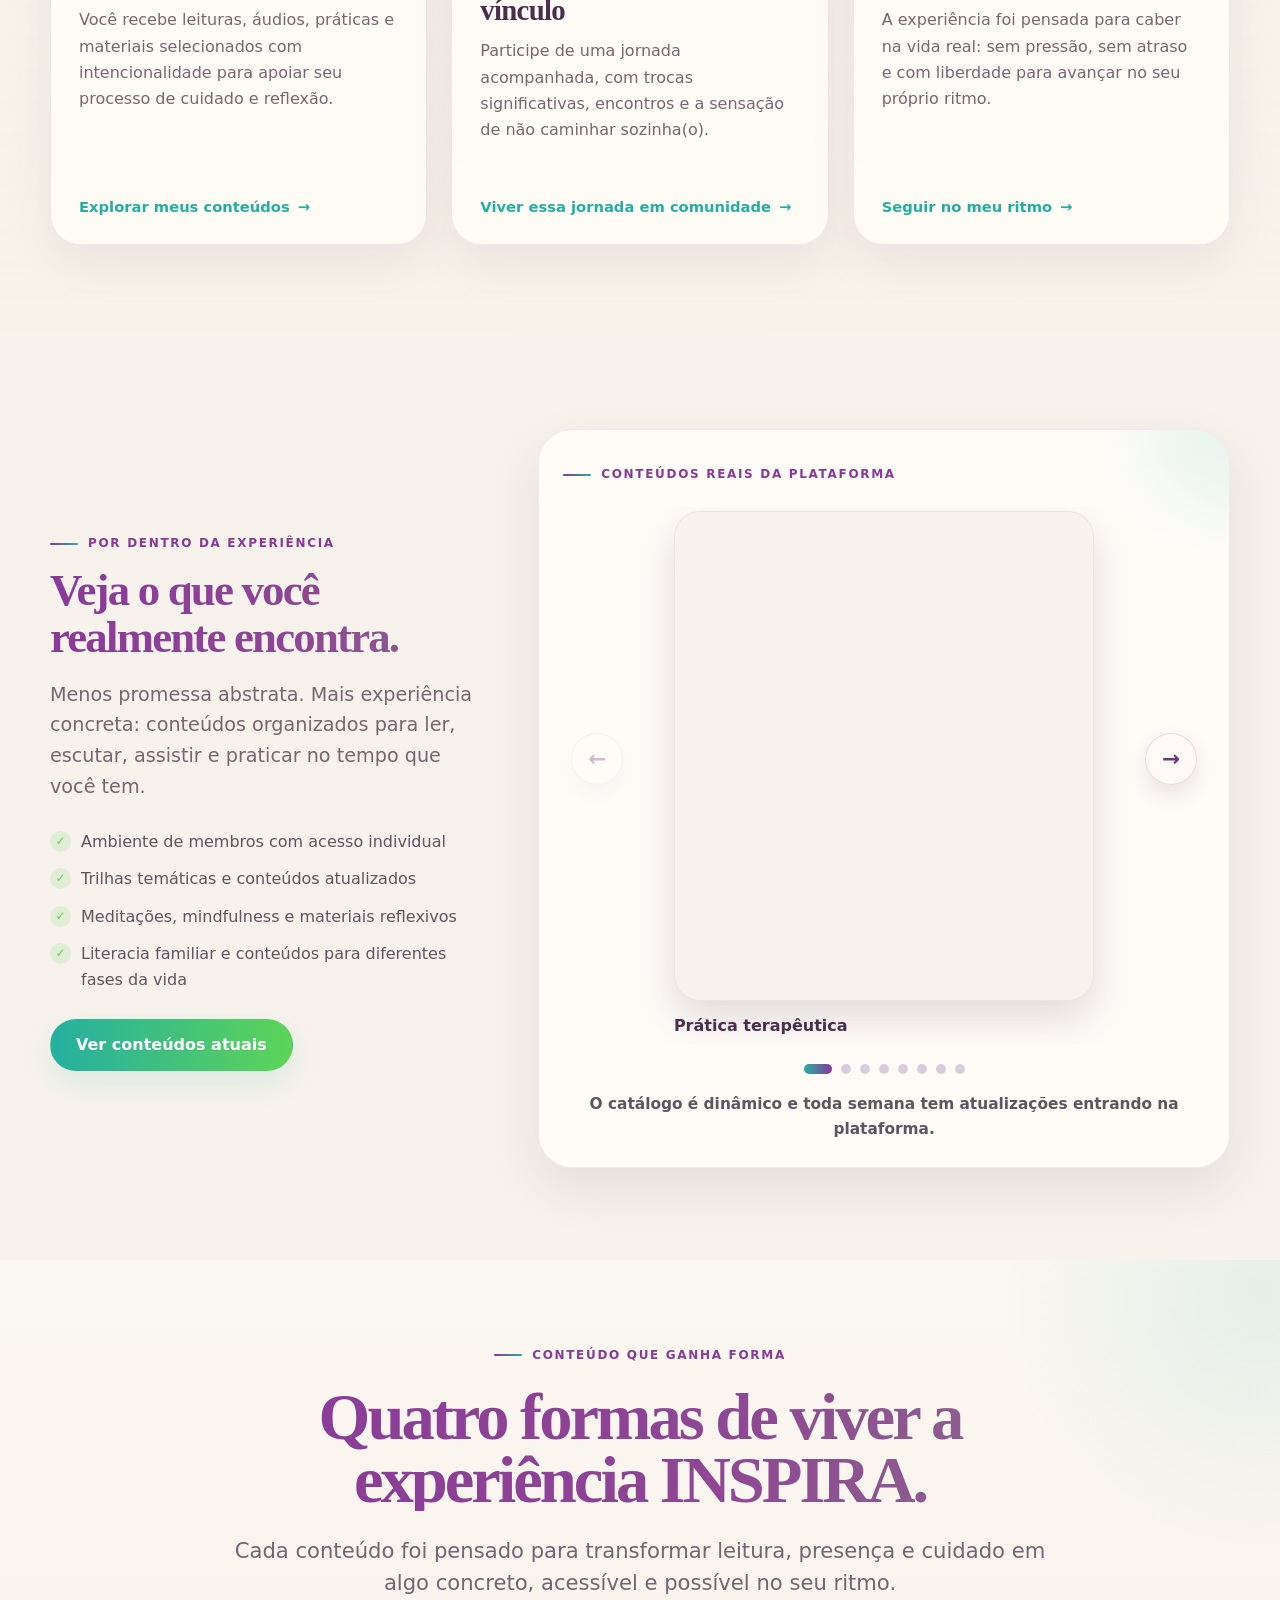
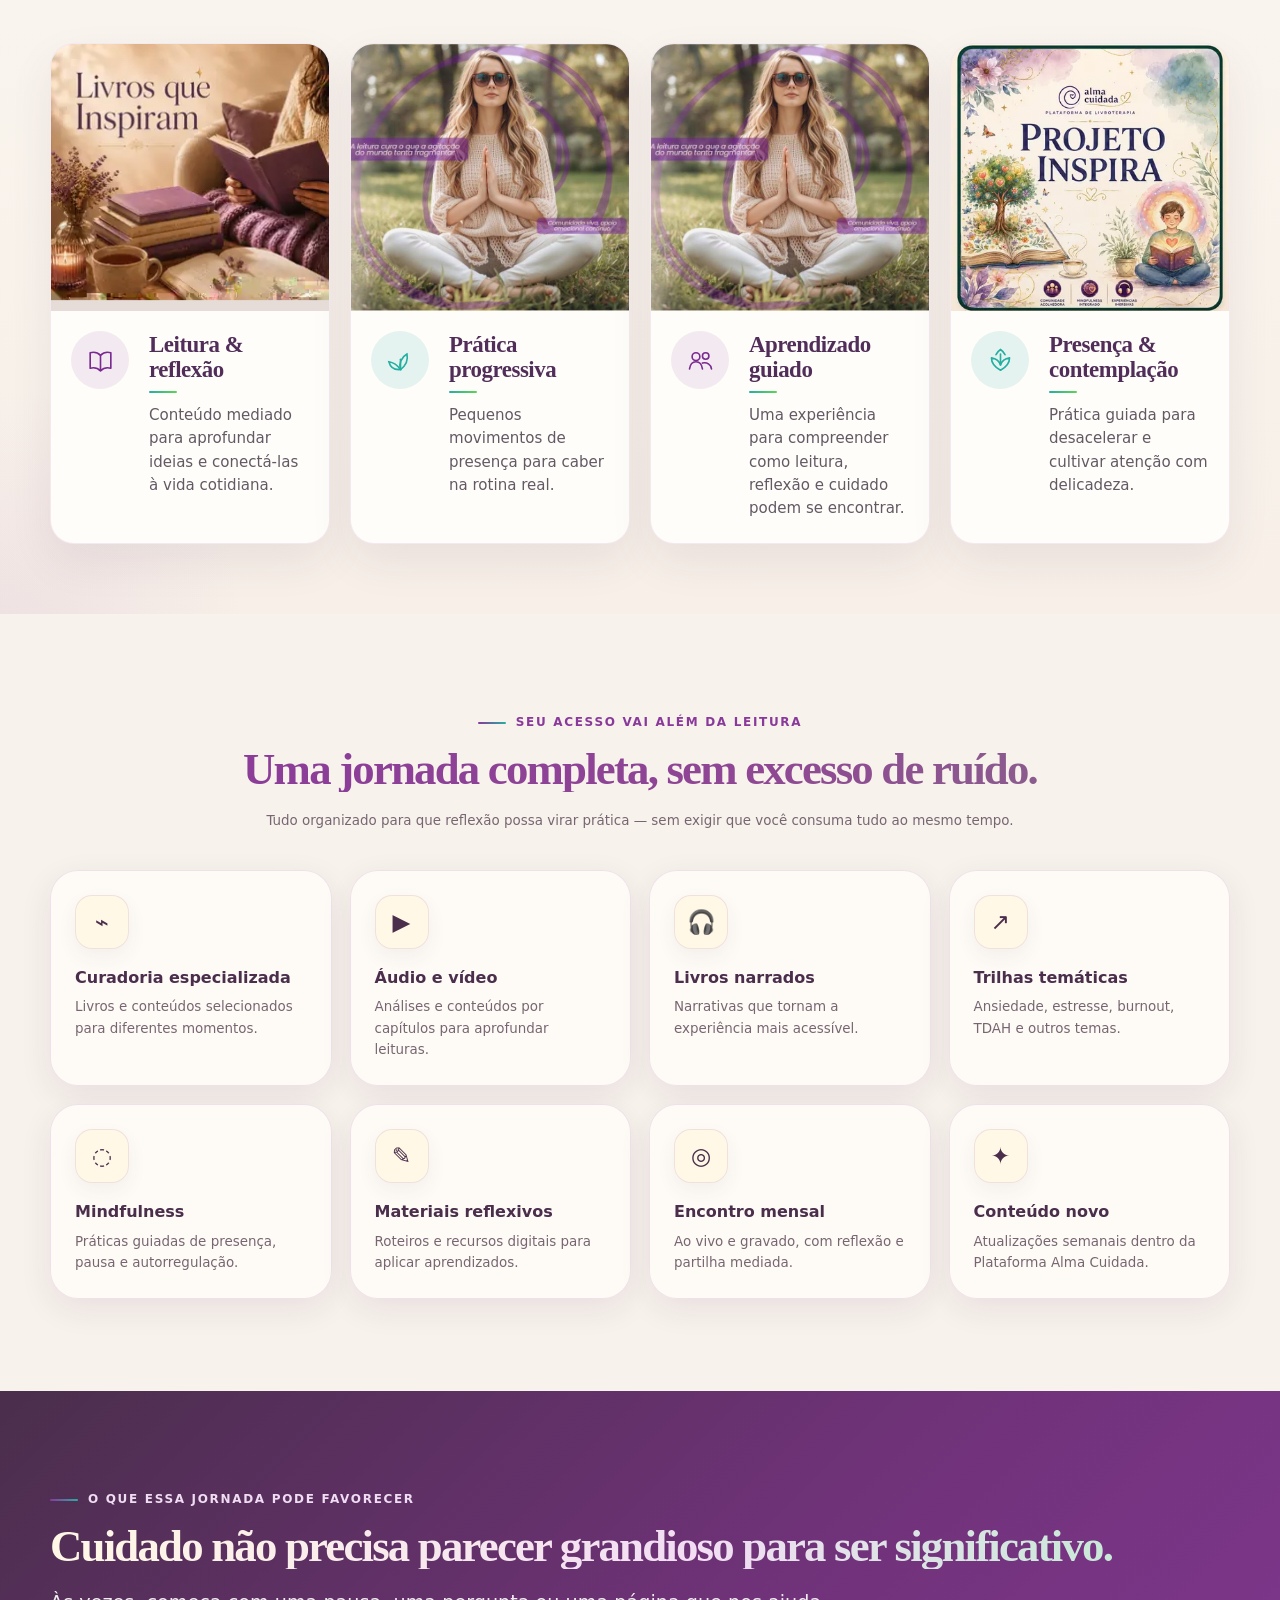
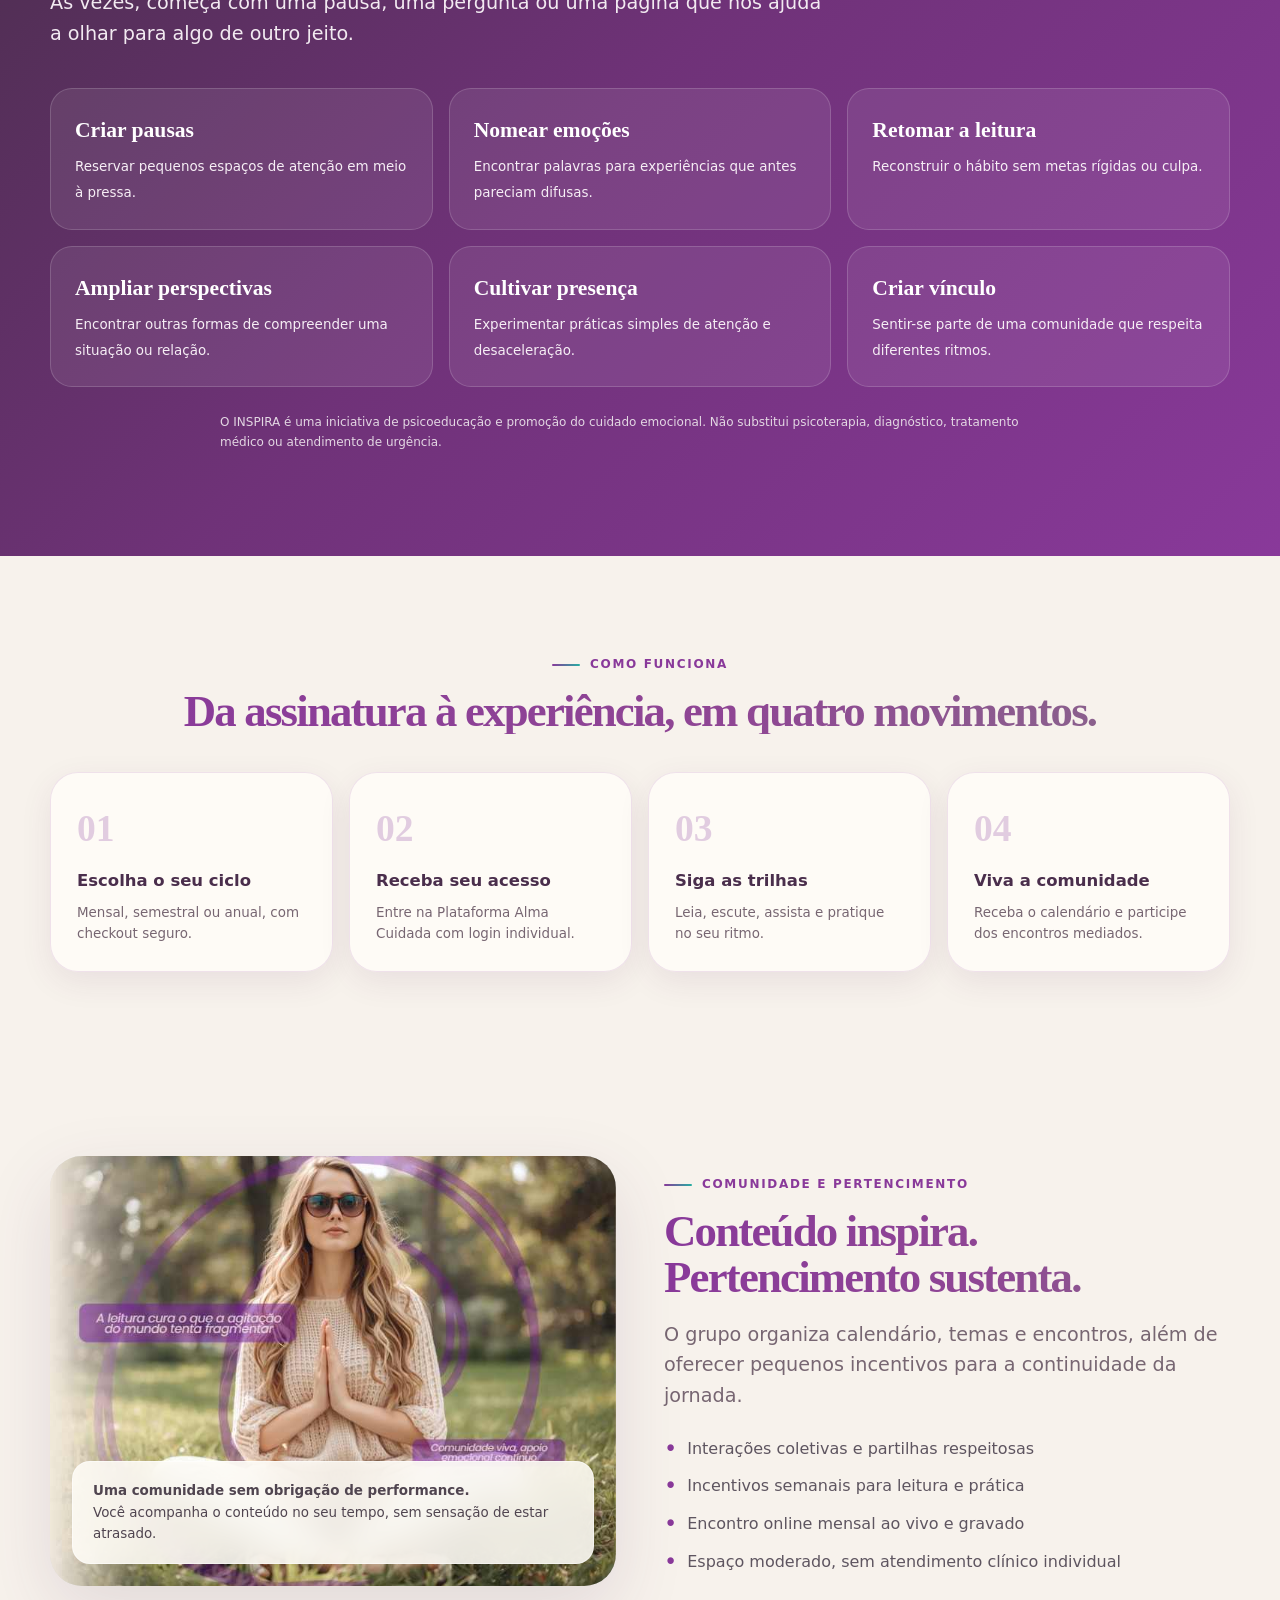
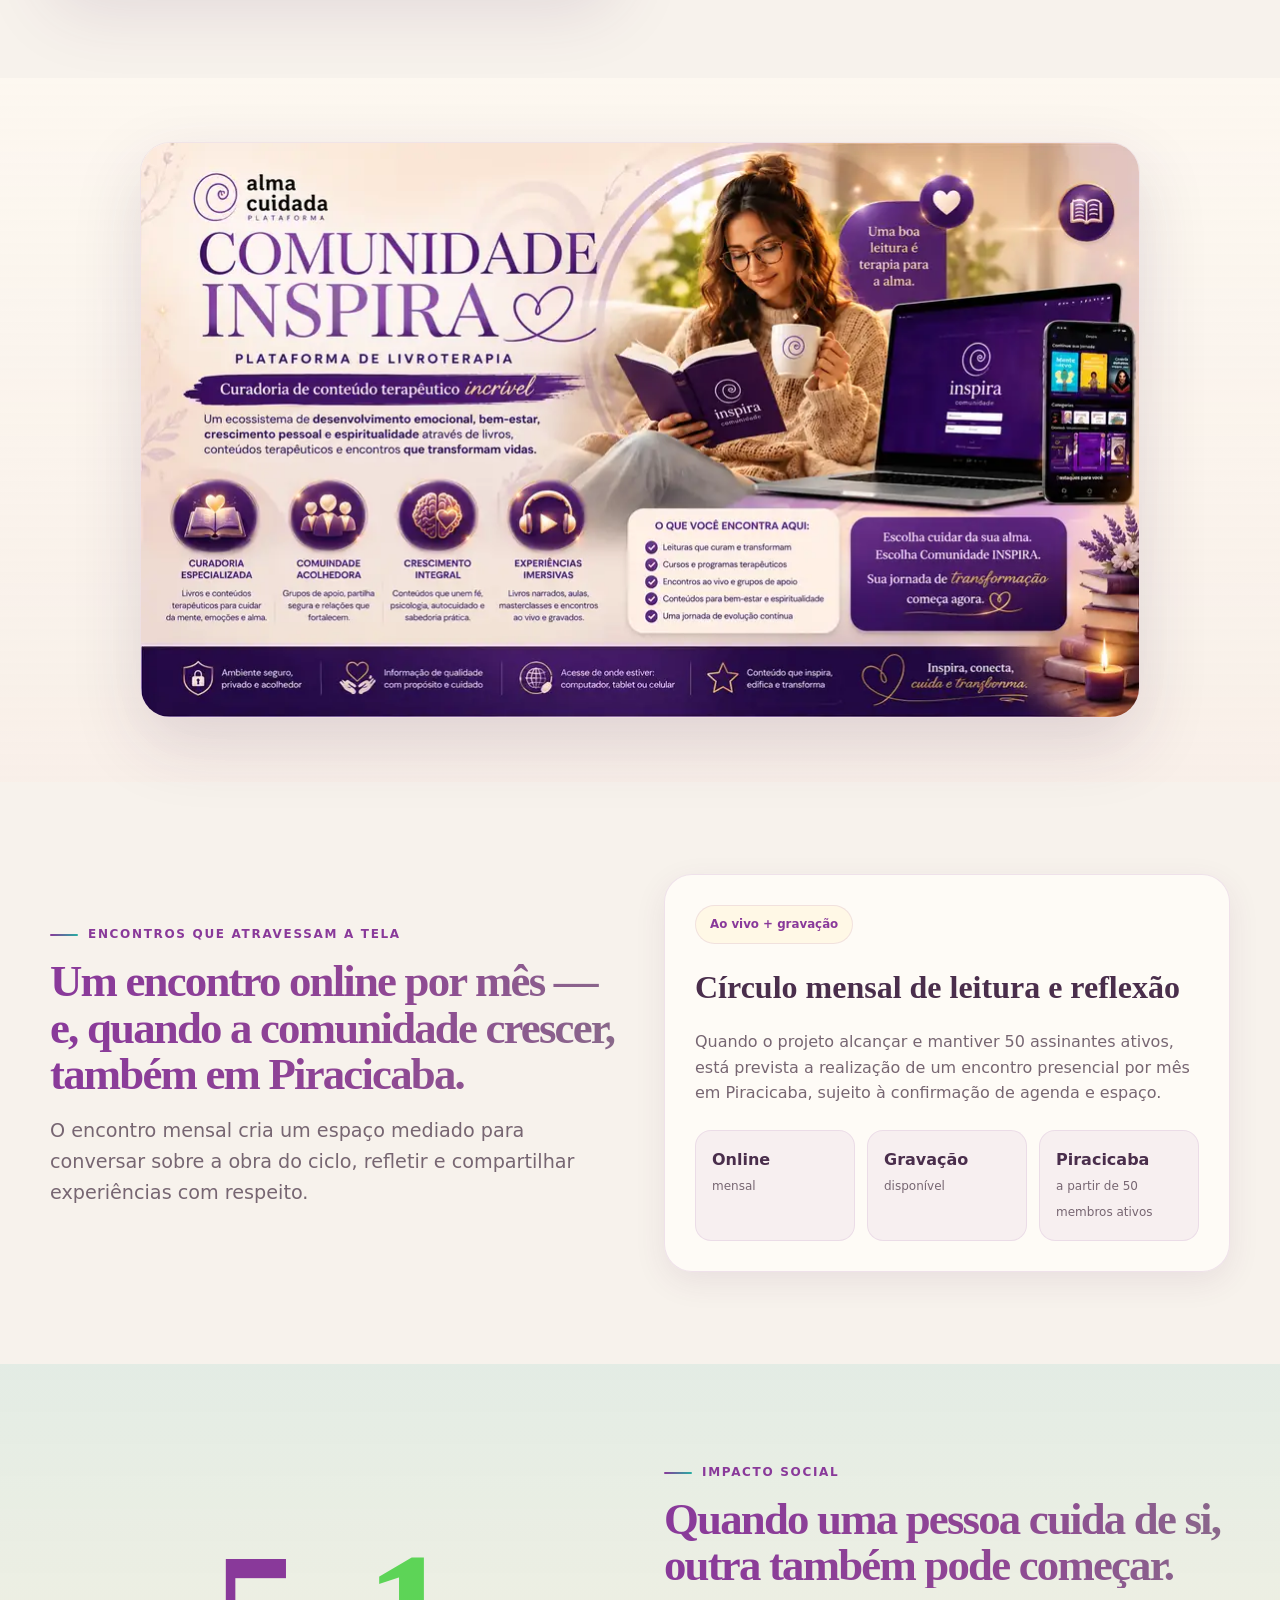
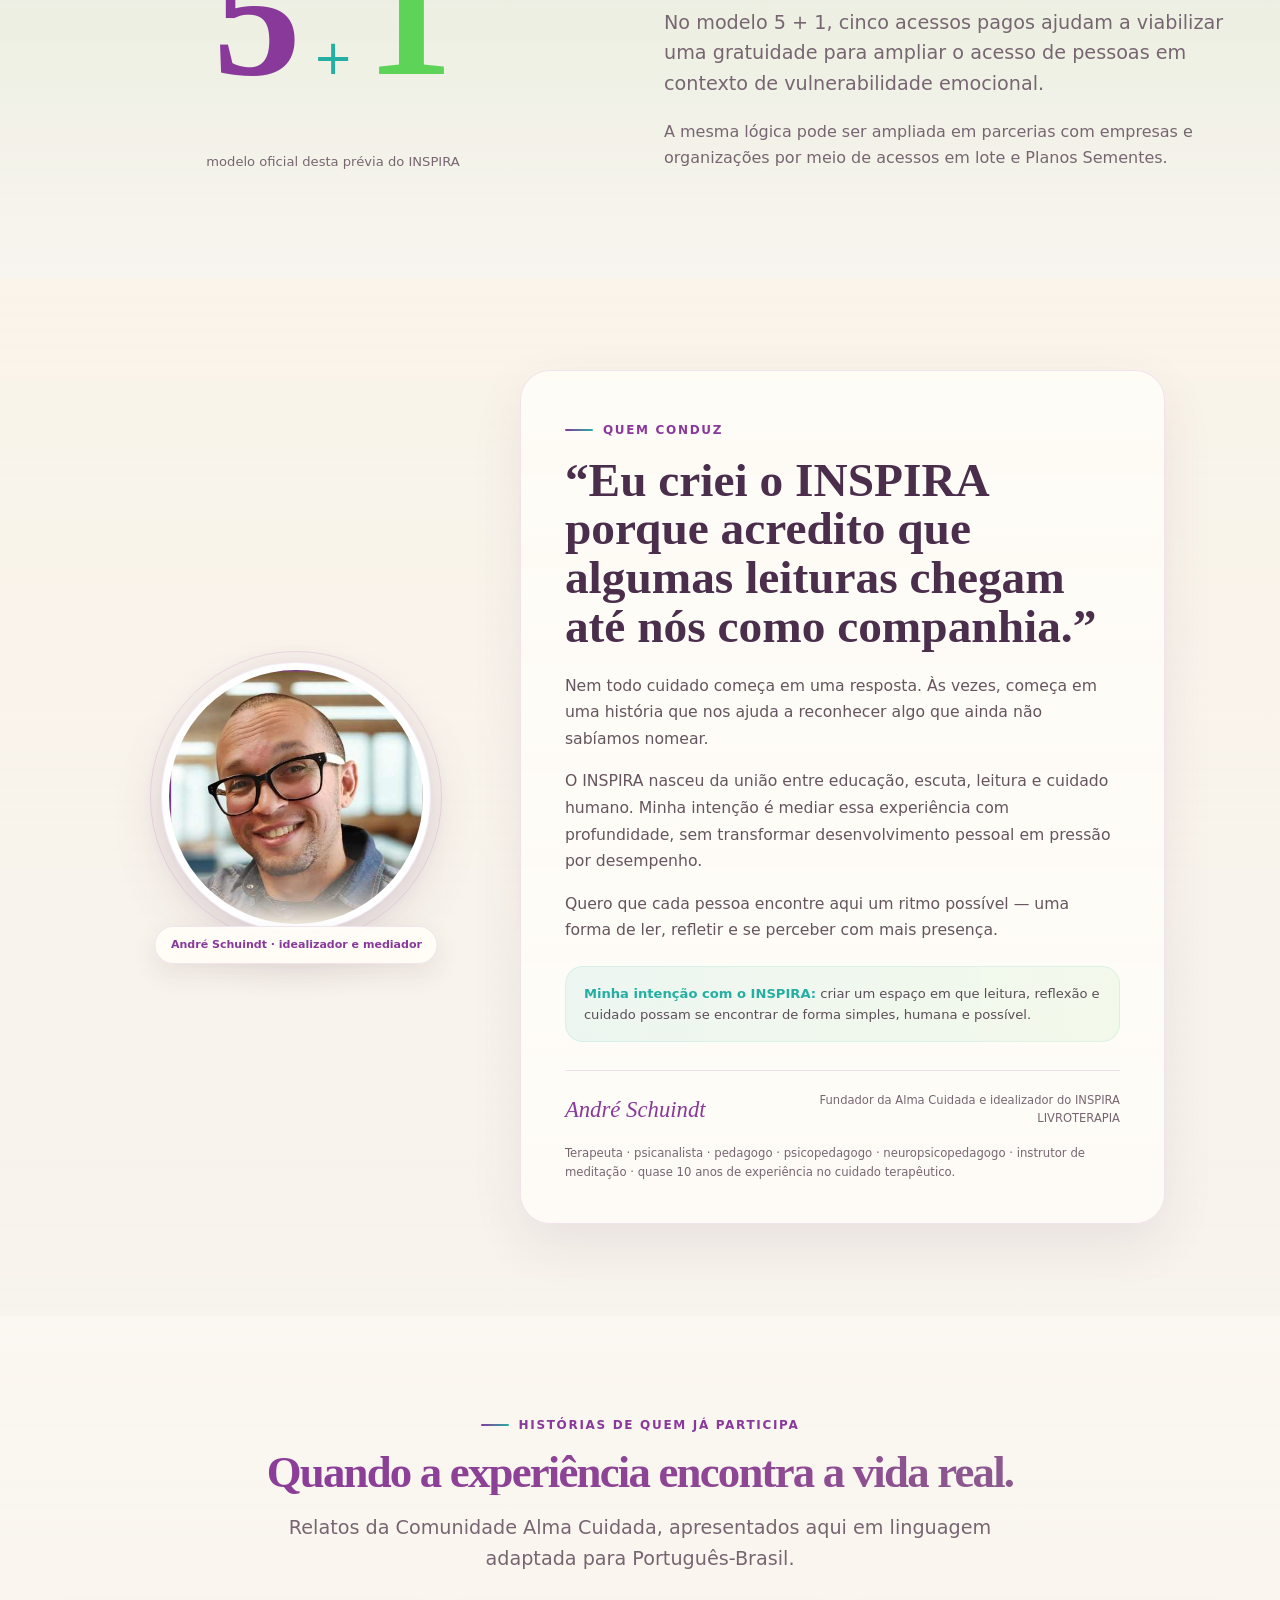
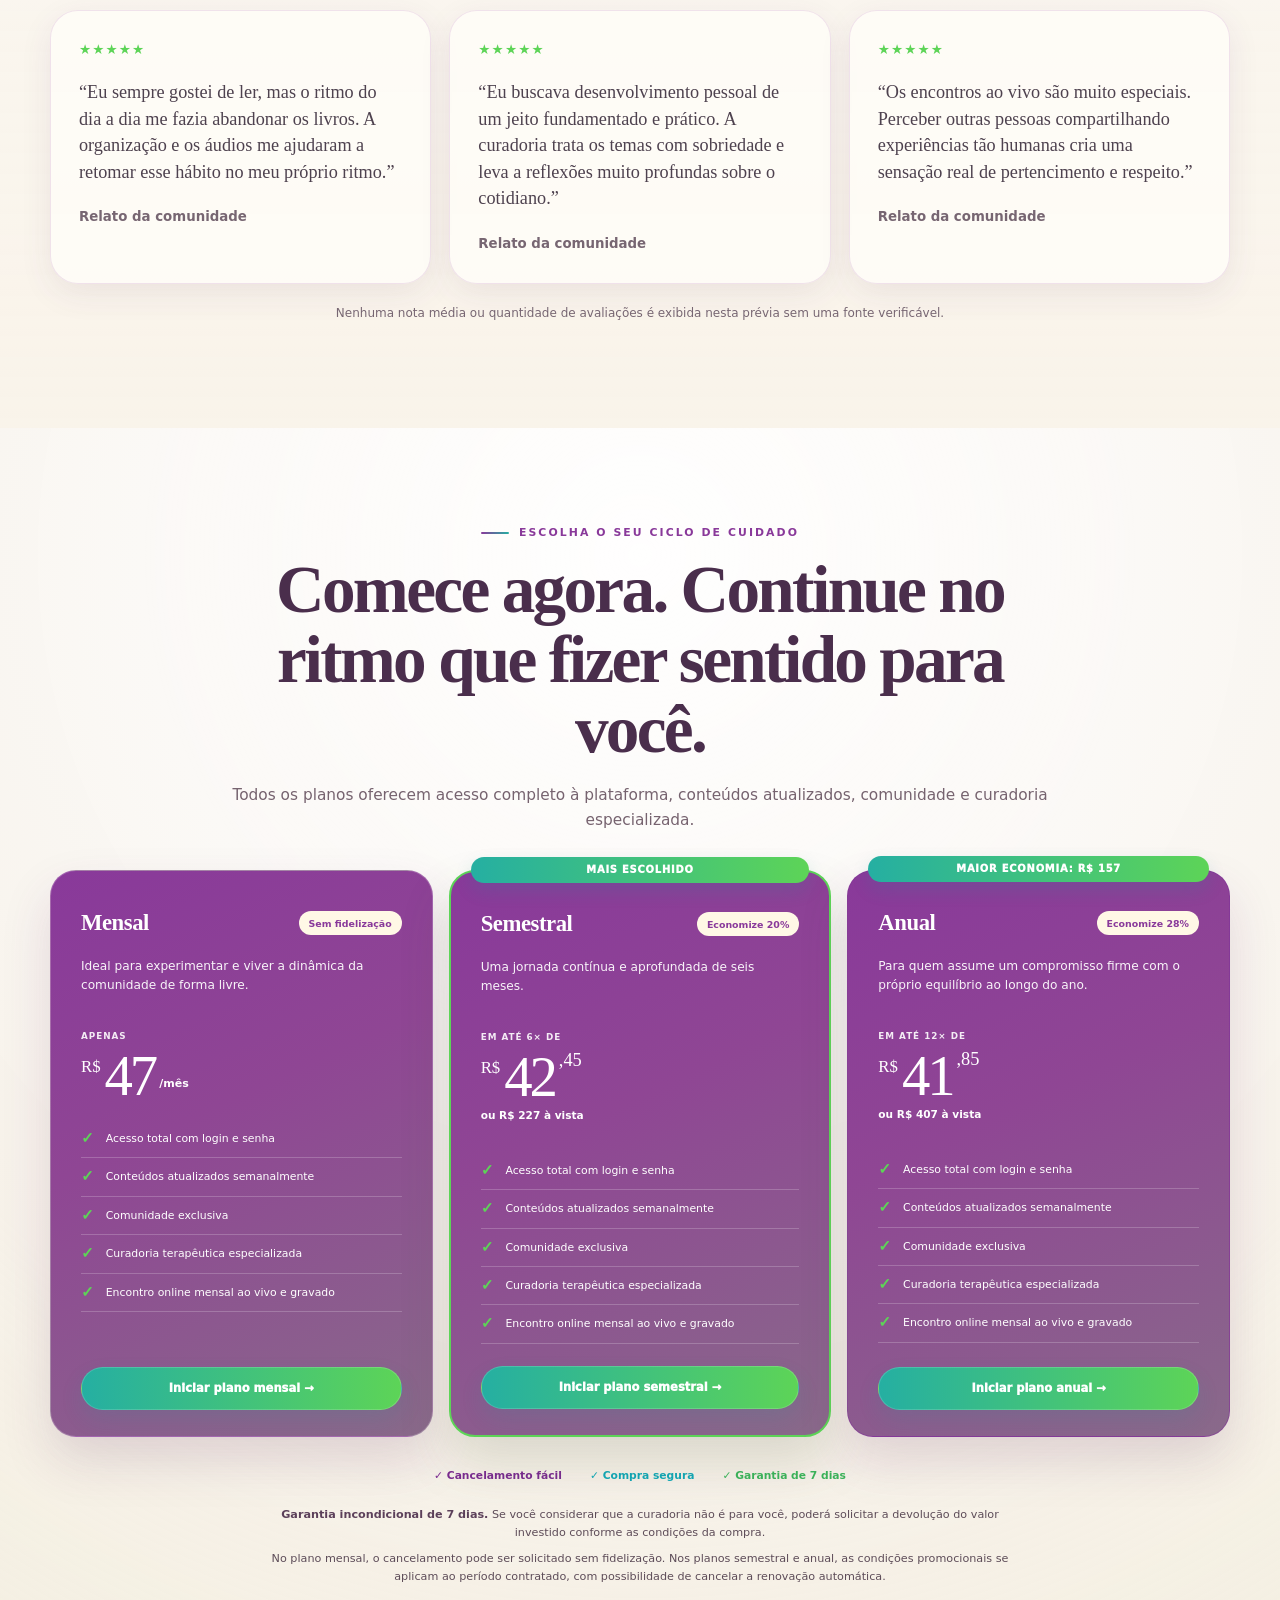
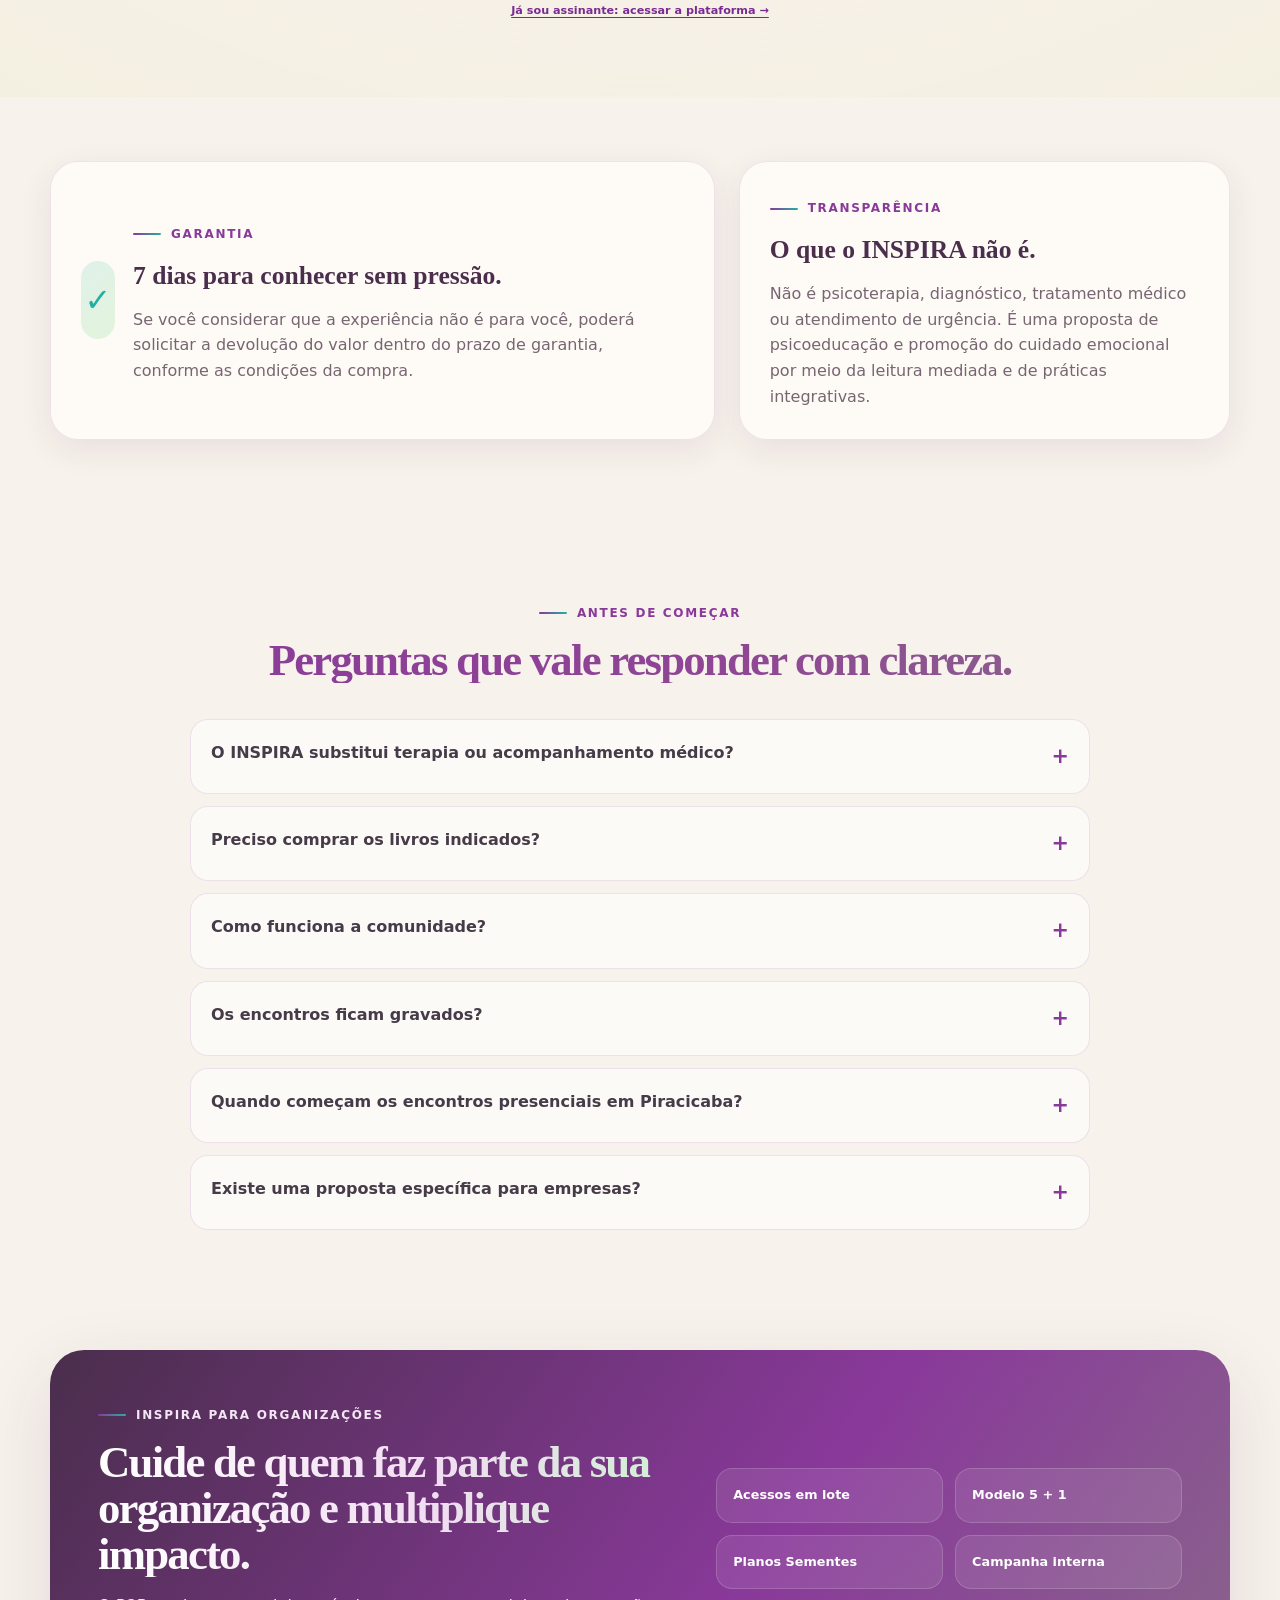
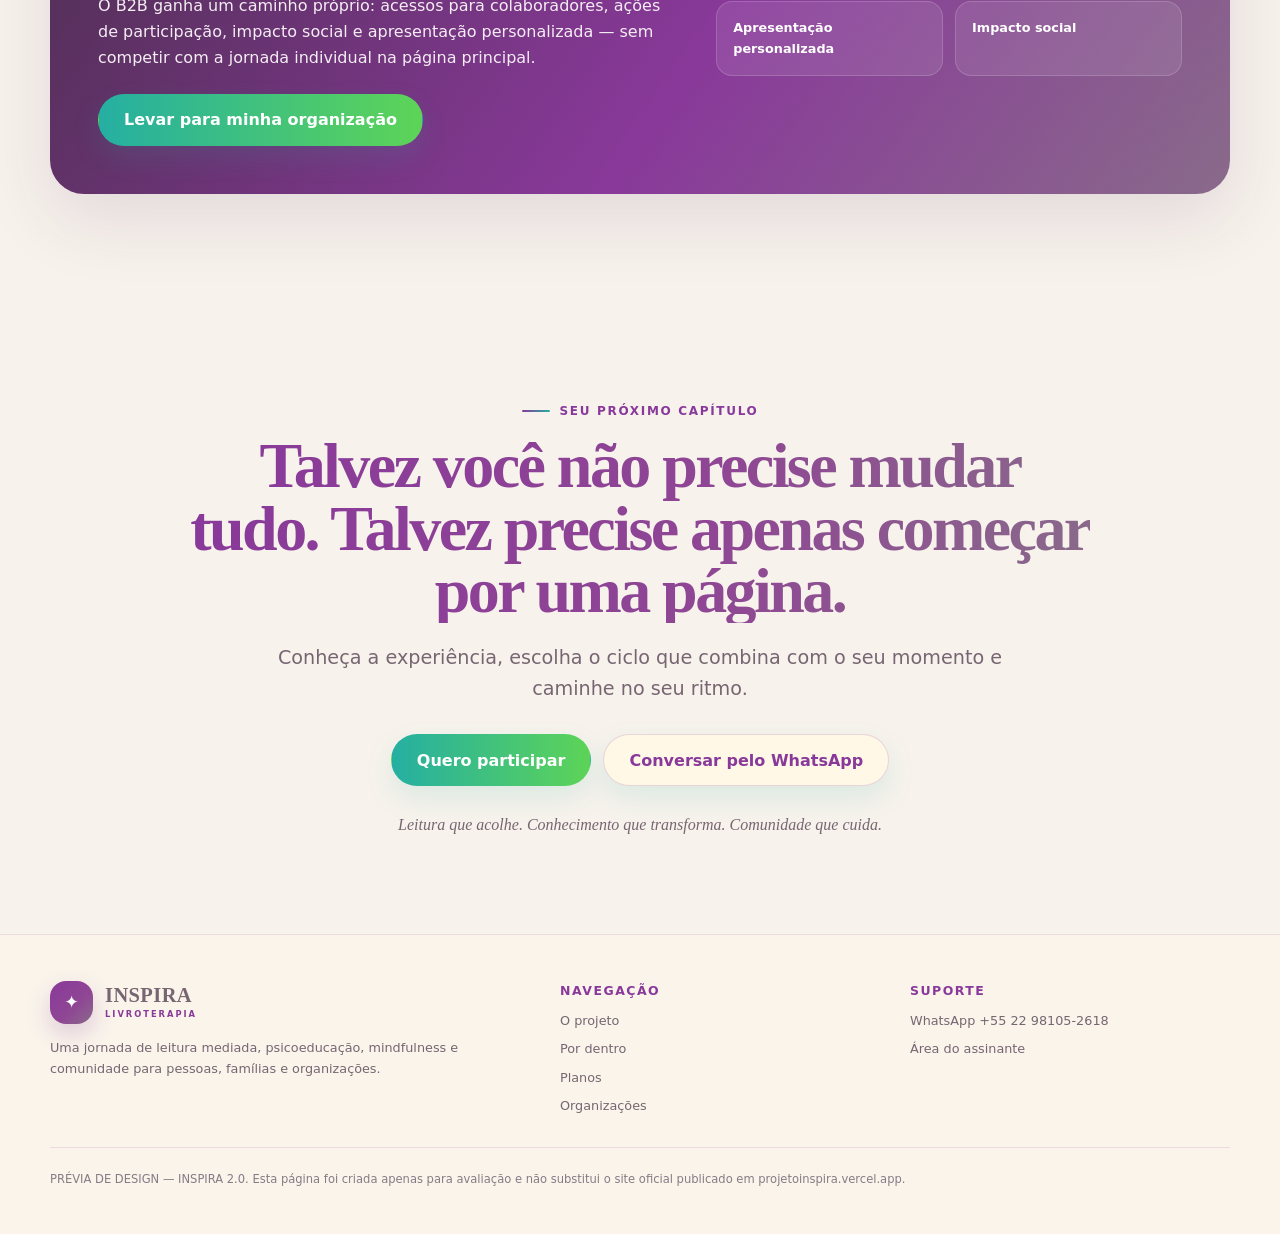
<file: inspira-v2-preview.html>
<!doctype html>
<html lang="pt-BR">
<head>
  <meta charset="utf-8">
  <meta name="viewport" content="width=device-width, initial-scale=1">
  <meta name="robots" content="noindex,nofollow,noarchive">
  <meta name="theme-color" content="#7A2A91">
  <title>INSPIRA LIVROTERAPIA 2.0 — Prévia</title>
  <meta name="description" content="Prévia não publicada da nova experiência do INSPIRA LIVROTERAPIA: leitura mediada, psicoeducação, mindfulness, comunidade e cuidado humano.">
  <style>
    :root{--bg:#F7F2EC;--paper:#FFFDF8;--cream:#FFF8E6;--ink:#4A2E4C;--muted:#776672;--purple:#89399A;--purple2:#8F4694;--mauve:#896A8A;--purple3:#4A2E4C;--teal:#25AFA2;--green:#5DD457;--line:rgba(137,57,154,.13);--shadow:0 24px 70px rgba(87,46,92,.13);--shadow2:0 10px 32px rgba(87,46,92,.09);--r:28px;--max:1180px}
    *{box-sizing:border-box}html{scroll-behavior:smooth}body{margin:0;background:var(--bg);color:var(--ink);font-family:Inter,ui-sans-serif,system-ui,-apple-system,"Segoe UI",Roboto,Arial,sans-serif;line-height:1.6;overflow-x:hidden}img{max-width:100%;display:block}a{color:inherit;text-decoration:none}button{font:inherit}.container{width:min(calc(100% - 40px),var(--max));margin-inline:auto}.section{padding:92px 0;position:relative}.section-sm{padding:64px 0}.serif{font-family:Georgia,"Times New Roman",serif}.eyebrow{display:inline-flex;align-items:center;gap:10px;text-transform:uppercase;font-size:.75rem;letter-spacing:.14em;font-weight:900;color:var(--purple)}.eyebrow:before{content:"";width:28px;height:2px;border-radius:999px;background:linear-gradient(90deg,var(--purple),var(--teal))}.title{font-family:Georgia,"Times New Roman",serif;font-size:clamp(2.5rem,5vw,5.1rem);line-height:.98;letter-spacing:-.04em;margin:14px 0 0;background:linear-gradient(98deg,#89399A 0%,#8F4694 58%,#896A8A 100%);-webkit-background-clip:text;background-clip:text;color:transparent}.title.sm{font-size:clamp(2.05rem,3.5vw,3.7rem);line-height:1.03}.lead{font-size:clamp(1.03rem,1.5vw,1.22rem);color:var(--muted);max-width:780px}.center{text-align:center}.center .lead{margin:18px auto 0}.badge{display:inline-flex;align-items:center;gap:8px;padding:9px 14px;border-radius:999px;font-size:.74rem;font-weight:850;background:var(--cream);border:1px solid rgba(137,57,154,.12);color:var(--purple)}.btn{display:inline-flex;align-items:center;justify-content:center;gap:10px;min-height:52px;padding:0 25px;border-radius:999px;font-weight:900;border:1px solid transparent;transition:.22s ease;box-shadow:0 12px 28px rgba(37,175,162,.13)}.btn:hover{transform:translateY(-2px);box-shadow:0 16px 34px rgba(37,175,162,.20)}.btn-primary{color:#fff;background:linear-gradient(90deg,var(--teal),var(--green))}.btn-ghost{background:var(--cream);border-color:rgba(137,57,154,.18);color:var(--purple)}.actions{display:flex;gap:12px;flex-wrap:wrap;align-items:center}.card{background:rgba(255,253,248,.82);border:1px solid var(--line);border-radius:var(--r);box-shadow:var(--shadow2)}.icon{width:54px;height:54px;border-radius:17px;display:grid;place-items:center;background:var(--cream);border:1px solid rgba(137,57,154,.12);font-size:1.45rem;box-shadow:0 8px 20px rgba(74,43,72,.06)}.grid-3{display:grid;grid-template-columns:repeat(3,1fr);gap:22px}.grid-4{display:grid;grid-template-columns:repeat(4,1fr);gap:18px}.muted{color:var(--muted)}
    .previewbar{position:relative;z-index:100;background:#2b2230;color:#fff;text-align:center;padding:9px 16px;font-size:.78rem;font-weight:800;letter-spacing:.04em}.previewbar strong{color:#F6EAA7}header{position:sticky;top:0;z-index:60;background:rgba(247,242,236,.90);backdrop-filter:blur(18px);border-bottom:1px solid rgba(122,42,145,.08)}.nav{height:76px;display:flex;align-items:center;justify-content:space-between;gap:22px}.brand{display:flex;align-items:center;gap:12px;font-weight:900;color:#231c25}.mark{width:43px;height:43px;border-radius:16px;display:grid;place-items:center;color:#fff;background:linear-gradient(135deg,var(--purple),var(--purple2) 58%,var(--mauve));box-shadow:0 10px 24px rgba(122,42,145,.20);font-size:1.1rem}.brandcopy{line-height:.95}.brandcopy strong{font-family:Georgia,"Times New Roman",serif;font-size:1.28rem;letter-spacing:.02em}.brandcopy small{display:block;margin-top:6px;font-size:.52rem;letter-spacing:.24em;color:var(--purple);text-transform:uppercase}.navlinks{display:flex;align-items:center;gap:22px;font-size:.86rem;font-weight:800;color:#625764}.navlinks a:hover{color:var(--purple)}.menu{display:none;width:44px;height:44px;border:0;background:rgba(255,255,255,.58);border-radius:14px;color:var(--purple);font-size:1.2rem}
    .hero{padding:72px 0 58px;overflow:hidden;position:relative}.hero:before{content:"";position:absolute;width:640px;height:640px;border-radius:50%;right:-230px;top:-250px;background:radial-gradient(circle,rgba(137,57,154,.18),rgba(137,57,154,0) 70%)}.hero:after{content:"";position:absolute;width:500px;height:500px;border-radius:50%;left:-270px;bottom:-320px;background:radial-gradient(circle,rgba(37,175,162,.12),rgba(37,175,162,0) 70%)}.hero-grid{display:grid;grid-template-columns:1.02fr .98fr;gap:58px;align-items:center;position:relative;z-index:1}.hero h1{font-family:Georgia,"Times New Roman",serif;font-size:clamp(3.2rem,6.2vw,6.3rem);line-height:.91;letter-spacing:-.055em;margin:25px 0 24px;background:linear-gradient(95deg,#89399A 0%,#8F4694 48%,#896A8A 100%);-webkit-background-clip:text;background-clip:text;color:transparent}.hero-copy .lead{max-width:650px}.hero-copy .actions{margin-top:28px}.hero-note{margin-top:18px;color:#766c73;font-size:.84rem;display:flex;gap:14px;flex-wrap:wrap}.hero-note span{display:flex;align-items:center;gap:7px}.tick{width:18px;height:18px;border-radius:50%;display:grid;place-items:center;background:linear-gradient(135deg,var(--teal),var(--green));color:#fff;font-size:.65rem;font-weight:900}.device-stage{position:relative;min-height:485px;display:grid;place-items:center}.device-stage:before{content:"";position:absolute;width:94%;height:88%;border:2px solid rgba(122,42,145,.15);border-radius:46% 54% 49% 51% / 57% 42% 58% 43%;transform:rotate(-5deg)}.desktop{position:absolute;width:92%;right:0;top:4%;background:#18131a;border-radius:24px;padding:10px;box-shadow:0 32px 70px rgba(68,33,69,.22);transform:rotate(1.3deg)}.desktop img{border-radius:16px;aspect-ratio:16/10;object-fit:cover}.phone{position:absolute;width:31%;left:-2%;bottom:0;background:#1a151c;border-radius:28px;padding:8px;box-shadow:0 24px 56px rgba(68,33,69,.26);transform:rotate(-5deg)}.phone:before{content:"";display:block;width:34%;height:5px;border-radius:99px;background:#4f4650;margin:3px auto 7px}.phone img{border-radius:19px;aspect-ratio:9/17;object-fit:cover}.float{position:absolute;z-index:3;padding:12px 14px;border-radius:15px;background:rgba(255,253,248,.93);border:1px solid var(--line);box-shadow:0 14px 34px rgba(78,45,78,.12);font-size:.75rem;font-weight:850;color:var(--purple3)}.float.one{right:-7px;bottom:18%}.float.two{left:13%;top:1%}
    .trust{padding:0 0 26px}.trustbox{display:grid;grid-template-columns:repeat(4,1fr);overflow:hidden;background:rgba(255,255,255,.56);border:1px solid var(--line);border-radius:22px;box-shadow:var(--shadow2)}.trustitem{padding:22px 24px;border-right:1px solid var(--line)}.trustitem:last-child{border-right:0}.trustitem b{display:block;font-size:1.05rem;color:var(--purple3)}.trustitem span{font-size:.79rem;color:var(--muted)}
    .story-grid{display:grid;grid-template-columns:.9fr 1.1fr;gap:54px;align-items:start}.story-note{padding:32px;position:sticky;top:120px}.story-note p{margin:0;font-family:Georgia,"Times New Roman",serif;font-size:clamp(1.6rem,2.7vw,2.55rem);line-height:1.13;color:#493749}.story-copy p{font-size:1.08rem;color:#625866}.mini-quote{margin-top:24px;padding:22px 24px;border-left:3px solid var(--teal);background:rgba(255,255,255,.42);border-radius:0 18px 18px 0;color:#5d535f;font-style:italic}
    .brandbridge{background:linear-gradient(180deg,rgba(255,248,230,.58),rgba(255,253,248,.14));overflow:hidden}.ecosystem-head{max-width:930px;margin-inline:auto}.ecosystem-head .title.sm{max-width:880px;margin-inline:auto}.ecosystem-head .lead{max-width:760px}.ecosystem-layout{display:grid;grid-template-columns:.96fr 1.04fr;gap:44px;align-items:center;margin-top:42px}.ecosystem-visual{position:relative}.ecosystem-art{position:relative;border-radius:32px;overflow:hidden;background:rgba(255,253,248,.68);border:1px solid rgba(137,57,154,.11);box-shadow:0 28px 70px rgba(83,47,88,.13);padding:14px}.ecosystem-art:before{content:"";position:absolute;width:320px;height:320px;border-radius:50%;right:-130px;top:-145px;background:radial-gradient(circle,rgba(37,175,162,.16),rgba(37,175,162,0) 72%);pointer-events:none}.ecosystem-art:after{content:"";position:absolute;width:280px;height:280px;border-radius:50%;left:-130px;bottom:-150px;background:radial-gradient(circle,rgba(137,57,154,.13),rgba(137,57,154,0) 72%);pointer-events:none}.ecosystem-art img{position:relative;z-index:1;width:100%;height:auto;border-radius:24px;display:block}.ecosystem-art-note{display:flex;align-items:center;gap:9px;margin-top:14px;padding:0 4px;color:var(--muted);font-size:.76rem}.ecosystem-art-note i{width:9px;height:9px;border-radius:50%;background:linear-gradient(135deg,var(--teal),var(--green));box-shadow:0 0 0 5px rgba(37,175,162,.09)}.bridge-stack{display:grid;gap:16px}.bridge-card{position:relative;padding:27px 28px;border-radius:24px;background:rgba(255,253,248,.88);border:1px solid rgba(137,57,154,.12);box-shadow:0 14px 34px rgba(83,47,88,.075);overflow:hidden}.bridge-card:before{content:"";position:absolute;left:0;top:0;bottom:0;width:4px;background:linear-gradient(180deg,var(--purple),var(--teal))}.bridge-card.platform-card:before{background:linear-gradient(180deg,var(--teal),var(--green))}.bridge-card h3{font-family:Georgia,"Times New Roman",serif;font-size:clamp(1.65rem,2.5vw,2.15rem);margin:13px 0 9px;color:var(--purple3);line-height:1.05}.bridge-card p{color:var(--muted);margin:0;font-size:.94rem;line-height:1.7}.bridge-card .micro{position:absolute;right:18px;bottom:8px;font-size:4rem;opacity:.055}.ecosystem-flow{display:grid;grid-template-columns:auto 34px auto;align-items:center;justify-content:start;gap:10px;margin-top:2px;padding:12px 14px;border-radius:16px;background:linear-gradient(90deg,rgba(137,57,154,.06),rgba(37,175,162,.07));border:1px solid rgba(37,175,162,.09);color:#604b60;font-size:.76rem;font-weight:850}.ecosystem-flow .arrow{display:grid;place-items:center;width:34px;height:24px;border-radius:999px;background:linear-gradient(90deg,var(--purple),var(--teal));color:#fff;font-size:.77rem}.ecosystem-flow strong{color:var(--purple)}.ecosystem-flow span:last-child strong{color:var(--teal)}.connector{display:flex;align-items:center;justify-content:center;gap:8px;margin-top:26px;color:var(--teal);font-weight:900;font-size:.82rem;text-align:center}.connector:before,.connector:after{content:"";width:52px;height:1px;background:linear-gradient(90deg,transparent,rgba(37,175,162,.45))}.connector:after{background:linear-gradient(90deg,rgba(37,175,162,.45),transparent)}
    .audience{background:linear-gradient(180deg,rgba(255,253,248,.10),rgba(255,248,230,.22));overflow:hidden}.audience .benefits-head{max-width:1080px;margin-inline:auto}.audience .benefits-title{font-family:Georgia,"Times New Roman",serif;font-size:clamp(2.75rem,5vw,5.25rem);line-height:1.02;letter-spacing:-.045em;margin:16px auto 0;max-width:1080px;background:linear-gradient(98deg,#89399A 0%,#8F4694 58%,#896A8A 100%);-webkit-background-clip:text;background-clip:text;color:transparent}.audience .benefits-lead{font-size:clamp(1.05rem,1.65vw,1.28rem);line-height:1.55;color:var(--muted);max-width:760px;margin:24px auto 0}.benefits-grid{display:grid;grid-template-columns:repeat(3,1fr);gap:24px;margin-top:38px}.benefit-card{padding:28px 28px 26px;min-height:470px;display:flex;flex-direction:column;background:rgba(255,253,248,.9);border:1px solid rgba(137,57,154,.12);border-radius:30px;box-shadow:0 18px 48px rgba(87,46,92,.09)}.benefit-icon{width:86px;height:86px;border-radius:50%;display:grid;place-items:center;background:var(--cream);border:1px solid rgba(137,57,154,.14);box-shadow:0 10px 26px rgba(74,43,72,.06);margin-bottom:18px}.benefit-icon svg{width:54px;height:54px;display:block}.benefit-card .badge{align-self:flex-start;padding:8px 16px;font-size:.78rem;background:rgba(137,57,154,.06);border-color:rgba(137,57,154,.12)}.benefit-card h3{font-family:Georgia,"Times New Roman",serif;font-size:clamp(1.8rem,2.25vw,2.25rem);line-height:1.08;letter-spacing:-.025em;margin:18px 0 12px;color:var(--purple3)}.benefit-card p{color:var(--muted);margin:0;font-size:1rem;line-height:1.65}.benefit-card .mini{margin-top:auto;padding-top:24px;font-weight:900;color:var(--teal);font-size:.92rem;display:inline-flex;align-items:center;gap:8px}.benefit-card .mini:after{content:"→";transition:transform .2s ease}.benefit-card:hover .mini:after{transform:translateX(4px)}.benefit-card:hover{transform:translateY(-3px);box-shadow:0 24px 60px rgba(87,46,92,.12);transition:.22s ease}
    .platform{overflow:hidden}.platform-grid{display:grid;grid-template-columns:.95fr 1.05fr;gap:48px;align-items:center}.platform-copy .lead{margin-top:20px}.platform-copy ul{padding:0;margin:26px 0 0;list-style:none;display:grid;gap:12px}.platform-copy li{display:flex;gap:10px;align-items:flex-start;color:#5f5561}.platform-copy li:before{content:"✓";width:21px;height:21px;flex:0 0 21px;border-radius:50%;display:grid;place-items:center;background:rgba(93,212,87,.14);color:var(--green);font-size:.75rem;font-weight:900;margin-top:2px}.gallery{display:grid;grid-template-columns:1.15fr .85fr;grid-template-rows:1fr 1fr;gap:14px;min-height:470px}.shot{overflow:hidden;border-radius:22px;border:1px solid var(--line);box-shadow:var(--shadow2);background:#ddd;position:relative}.shot:first-child{grid-row:1/3}.shot img{width:100%;height:100%;object-fit:cover}.shot-label{position:absolute;left:12px;bottom:12px;padding:7px 10px;border-radius:11px;background:rgba(35,28,38,.82);color:#fff;font-size:.69rem;font-weight:850;backdrop-filter:blur(8px)}
    .now{background:rgba(255,248,230,.38)}.now-grid{display:grid;grid-template-columns:repeat(4,1fr);gap:18px;margin-top:38px}.content-card{padding:18px;overflow:hidden}.cover{height:180px;border-radius:18px;display:flex;align-items:flex-end;padding:18px;color:#fff;position:relative;overflow:hidden;background:linear-gradient(145deg,#89399A,#8F4694 55%,#896A8A)}.cover:before{content:"";position:absolute;width:130px;height:130px;border:1px solid rgba(255,255,255,.35);border-radius:50%;top:-44px;right:-34px}.cover:after{content:"";position:absolute;width:85px;height:85px;border:1px solid rgba(255,255,255,.25);border-radius:50%;top:24px;right:24px}.cover span{position:relative;z-index:1;font-family:Georgia,"Times New Roman",serif;font-size:1.35rem;line-height:1.05;max-width:90%}.content-card h3{font-size:1rem;margin:17px 0 5px}.content-card p{font-size:.84rem;color:var(--muted);margin:0}.now-note{margin-top:22px;text-align:center;font-size:.8rem;color:var(--muted)}
    .deliverables .item{padding:24px}.deliverables h3{font-size:1rem;margin:16px 0 6px}.deliverables p{font-size:.84rem;color:var(--muted);margin:0}.deliverables .grid-4{margin-top:38px}
    .outcomes{background:linear-gradient(135deg,#4A2E4C 0%,#6F3278 46%,#89399A 100%);color:#fff;overflow:hidden}.outcomes .title{background:linear-gradient(90deg,#FFF8E6,#F2DDF3 55%,#BDEDD0);-webkit-background-clip:text;background-clip:text;color:transparent}.outcomes .eyebrow{color:#F0DDF3}.outcomes .lead{color:#F2EAF1}.outcome-grid{display:grid;grid-template-columns:repeat(3,1fr);gap:16px;margin-top:38px}.outcome{padding:24px;border:1px solid rgba(255,255,255,.16);border-radius:22px;background:rgba(255,255,255,.08)}.outcome b{display:block;font-family:Georgia,"Times New Roman",serif;font-size:1.35rem;margin-bottom:6px}.outcome span{font-size:.84rem;color:#F6EEF5}.outcomes .disclaimer{margin-top:26px;font-size:.75rem;color:#E3D7E3;max-width:840px}
    .steps{counter-reset:step}.steps-grid{display:grid;grid-template-columns:repeat(4,1fr);gap:16px;margin-top:38px}.step{padding:26px;position:relative}.step:before{counter-increment:step;content:"0" counter(step);font-family:Georgia,"Times New Roman",serif;font-size:2.35rem;color:rgba(122,42,145,.22);font-weight:800}.step h3{margin:8px 0 8px;font-size:1.03rem}.step p{font-size:.84rem;color:var(--muted);margin:0}
    .community-grid,.family-grid,.meeting-grid,.impact-grid,.founder-grid{display:grid;grid-template-columns:1fr 1fr;gap:48px;align-items:center}.feature-photo{border-radius:32px;overflow:hidden;box-shadow:var(--shadow);min-height:430px;background:#ddd;position:relative}.feature-photo img{width:100%;height:100%;object-fit:cover;position:absolute;inset:0}.overlay-card{position:absolute;left:22px;right:22px;bottom:22px;padding:18px 20px;border-radius:18px;background:rgba(255,253,248,.88);backdrop-filter:blur(13px);border:1px solid rgba(255,255,255,.45);font-size:.84rem;color:#504550}.feature-list{list-style:none;padding:0;margin:24px 0 0;display:grid;gap:12px}.feature-list li{display:flex;align-items:flex-start;gap:10px;color:#5e5560}.feature-list li:before{content:"•";color:var(--purple);font-size:1.4rem;line-height:1;margin-top:1px}
    .family{background:rgba(255,248,230,.46)}.family-visual{display:grid;grid-template-columns:1fr .62fr;gap:14px;align-items:end}.family-visual .large{border-radius:30px;overflow:hidden;box-shadow:var(--shadow);height:430px}.family-visual .large img{width:100%;height:100%;object-fit:cover}.family-visual .small{border-radius:24px;overflow:hidden;box-shadow:var(--shadow2);height:300px}.family-visual .small img{width:100%;height:100%;object-fit:cover}
    .meeting-card{padding:30px}.meeting-meta{display:grid;grid-template-columns:repeat(3,1fr);gap:12px;margin-top:24px}.meeting-meta div{padding:16px;border-radius:16px;background:rgba(122,42,145,.055);border:1px solid rgba(122,42,145,.09)}.meeting-meta b{display:block;color:var(--purple3)}.meeting-meta span{font-size:.75rem;color:var(--muted)}
    .impact{background:linear-gradient(180deg,rgba(37,175,162,.09),rgba(93,212,87,.06),rgba(255,255,255,.22))}.impact-number{min-height:330px;display:grid;place-items:center;position:relative}.impact-number .five{font-family:Georgia,"Times New Roman",serif;font-size:clamp(6rem,14vw,11rem);line-height:.8;color:var(--purple);font-weight:800}.impact-number .plus{font-size:3rem;color:var(--teal);margin:0 12px}.impact-number .one{font-family:Georgia,"Times New Roman",serif;font-size:clamp(6rem,14vw,11rem);line-height:.8;color:var(--green);font-weight:800}.impact-number p{position:absolute;bottom:14px;margin:0;font-size:.82rem;color:var(--muted)}
    .founder-section{background:linear-gradient(180deg,rgba(255,248,230,.36),rgba(255,253,248,.10));overflow:hidden}.founder-grid{display:grid;grid-template-columns:.72fr 1.28fr;gap:42px;align-items:center;max-width:1050px;margin-inline:auto}.founder-portrait-wrap{display:flex;justify-content:center;align-items:center;position:relative;min-height:360px}.founder-portrait-wrap:before{content:"";position:absolute;width:300px;height:300px;border-radius:50%;background:radial-gradient(circle,rgba(37,175,162,.14),rgba(137,57,154,.08) 58%,transparent 72%);filter:blur(2px)}.founder-portrait{position:relative;width:270px;height:270px;border-radius:50%;padding:7px;background:#fff;box-shadow:0 22px 52px rgba(78,47,82,.14);border:1px solid rgba(137,57,154,.10)}.founder-portrait:after{content:"";position:absolute;inset:-12px;border-radius:50%;border:1px solid rgba(137,57,154,.13);pointer-events:none}.founder-portrait img{width:100%;height:100%;object-fit:cover;object-position:50% 42%;border-radius:50%}.founder-caption{position:absolute;bottom:13px;left:50%;transform:translateX(-50%);min-width:230px;padding:9px 15px;border-radius:999px;background:rgba(255,253,248,.94);border:1px solid rgba(137,57,154,.12);box-shadow:0 10px 24px rgba(77,45,82,.10);font-size:.69rem;font-weight:850;color:var(--purple);text-align:center;white-space:nowrap}.letter{padding:42px 44px;border-radius:30px;background:rgba(255,253,248,.84);border:1px solid rgba(137,57,154,.12);box-shadow:0 20px 52px rgba(80,45,82,.09)}.letter .eyebrow{margin-bottom:4px}.letter h3{font-family:Georgia,"Times New Roman",serif;font-size:clamp(2rem,3.7vw,3.35rem);line-height:1.03;margin:12px 0 22px;color:var(--purple3);max-width:760px}.letter p{color:#66555f;font-size:.98rem;line-height:1.7}.signature-row{display:flex;align-items:flex-end;justify-content:space-between;gap:22px;margin-top:28px;padding-top:20px;border-top:1px solid var(--line)}.signature{margin:0;font-family:Georgia,"Times New Roman",serif;font-style:italic;font-size:1.42rem;color:var(--purple)}.signature-role{font-size:.72rem;color:var(--muted);text-align:right;max-width:330px}.credentials{margin-top:16px;font-size:.73rem;color:var(--muted);line-height:1.6}.founder-pullquote{margin-top:22px;padding:16px 18px;border-radius:18px;background:linear-gradient(90deg,rgba(37,175,162,.08),rgba(93,212,87,.07));border:1px solid rgba(37,175,162,.10);font-size:.82rem;color:#5c4e59}.founder-pullquote strong{color:var(--teal)}
    .proof{background:linear-gradient(180deg,rgba(255,253,248,.46),rgba(255,248,230,.32))}.proof-grid{display:grid;grid-template-columns:repeat(3,1fr);gap:18px;margin-top:36px}.testimonial{padding:28px}.testimonial .stars{letter-spacing:.08em;color:var(--green);font-size:.85rem}.testimonial p{font-family:Georgia,"Times New Roman",serif;font-size:1.14rem;line-height:1.45;color:#4e424f}.testimonial small{color:var(--muted);font-weight:800}.proof-note{text-align:center;margin-top:20px;font-size:.75rem;color:var(--muted)}
    .plans-showcase{padding-top:88px;padding-bottom:76px;background:radial-gradient(circle at 50% 10%,rgba(255,255,255,.94),rgba(255,255,255,.54) 38%,rgba(247,241,231,.55) 70%,rgba(239,236,206,.36) 100%)}.plans-head .eyebrow{font-size:.68rem;letter-spacing:.19em}.plans-head .title.sm{max-width:850px;margin-inline:auto;font-size:clamp(2.55rem,5.25vw,4.65rem);line-height:1.04;background:none;color:#4A2E4C;-webkit-text-fill-color:#4A2E4C}.plans-head .lead{font-size:.96rem;color:#76636f;max-width:820px}.pricing-grid{display:grid;grid-template-columns:repeat(3,1fr);gap:16px;margin-top:38px;align-items:stretch}.price{position:relative;min-height:510px;padding:40px 30px 26px;border-radius:26px;background:linear-gradient(155deg,#89399A 0%,#8F4694 42%,#896A8A 100%);color:#fff;border:1px solid rgba(255,255,255,.22);box-shadow:0 24px 48px rgba(98,52,99,.17);display:flex;flex-direction:column}.price.featured{transform:none;border:2px solid #5DD457;box-shadow:0 26px 50px rgba(85,96,63,.18)}.price.annual{border-color:rgba(130,55,151,.55)}.top-ribbon{position:absolute;left:20px;right:20px;top:-15px;min-height:26px;border-radius:999px;display:grid;place-items:center;padding:5px 14px;text-align:center;background:linear-gradient(90deg,#25AFA2,#5DD457);color:#fff;font-size:.62rem;font-weight:950;letter-spacing:.08em;text-transform:uppercase;box-shadow:0 8px 18px rgba(19,146,151,.16)}.price-head{display:flex;align-items:center;justify-content:space-between;gap:12px}.price .cycle{font-family:Georgia,"Times New Roman",serif;font-size:1.42rem;line-height:1;color:#fff;font-weight:700;letter-spacing:-.02em;text-transform:none}.save-pill{display:inline-flex;align-items:center;justify-content:center;min-height:24px;padding:4px 10px;border-radius:999px;background:#FFF8E6;color:#89399A;font-size:.59rem;font-weight:900;white-space:nowrap}.plan-desc{margin:22px 0 24px;min-height:48px;font-size:.76rem;line-height:1.55;color:rgba(255,255,255,.94)}.price-kicker{font-size:.55rem;letter-spacing:.11em;text-transform:uppercase;font-weight:850;color:rgba(255,255,255,.9);margin-bottom:5px}.money{display:flex;align-items:flex-start;gap:4px;color:#fff;margin:0 0 1px;line-height:1}.money .currency{font-family:Georgia,"Times New Roman",serif;font-size:1.05rem;margin-top:11px}.money .whole{font-family:Georgia,"Times New Roman",serif;font-size:3.55rem;font-weight:400;letter-spacing:-.055em}.money .cents{font-family:Georgia,"Times New Roman",serif;font-size:1.15rem;margin-top:2px}.money .per{font-size:.69rem;font-weight:800;margin-top:30px;margin-left:0}.cash{font-size:.66rem;color:#fff;font-weight:850;margin:0 0 14px}.price ul{padding:0;margin:14px 0 22px;list-style:none;display:grid}.price li{font-size:.68rem;color:#fff;display:flex;gap:12px;align-items:flex-start;padding:10px 0;border-bottom:1px solid rgba(255,255,255,.2)}.price li:before{content:"✓";color:#5DD457;font-weight:950;font-size:.95rem;line-height:1;margin-top:1px}.price .plan-button{margin-top:auto;width:100%;min-height:43px;border-radius:999px;display:inline-flex;align-items:center;justify-content:center;background:linear-gradient(90deg,#25AFA2,#5DD457);color:#fff;font-size:.72rem;font-weight:950;border:1px solid rgba(255,255,255,.16);box-shadow:0 10px 22px rgba(26,148,151,.14);transition:.2s ease}.price .plan-button:hover{transform:translateY(-2px);box-shadow:0 14px 28px rgba(26,148,151,.22)}.plans-trust{display:flex;align-items:center;justify-content:center;gap:28px;flex-wrap:wrap;margin:30px auto 0;font-size:.67rem;font-weight:900}.plans-trust span:nth-child(1){color:#7A2A91}.plans-trust span:nth-child(2){color:#10A8B8}.plans-trust span:nth-child(3){color:#3AB55B}.plans-copy{max-width:760px;margin:22px auto 0;text-align:center;color:#5D4C58;font-size:.7rem;line-height:1.62}.plans-copy p{margin:8px 0}.plans-copy strong{color:#5C405A}.member-link{display:inline-block;margin-top:8px;color:#7A2A91;font-weight:900;text-decoration:underline;text-underline-offset:3px}.price-note{display:none}
    .security-grid{display:grid;grid-template-columns:1.15fr .85fr;gap:24px}.security-card{padding:30px}.security-card h3{font-family:Georgia,"Times New Roman",serif;font-size:1.6rem;margin:12px 0 10px}.security-card p{color:var(--muted);margin:0}.seal{display:flex;align-items:center;gap:18px}.seal-icon{width:78px;height:78px;border-radius:24px;display:grid;place-items:center;background:linear-gradient(135deg,rgba(37,175,162,.14),rgba(93,212,87,.17));color:var(--teal);font-size:2rem}
    .faq{max-width:900px;margin:36px auto 0;display:grid;gap:12px}.faq details{background:rgba(255,255,255,.58);border:1px solid var(--line);border-radius:18px;padding:0 20px}.faq summary{cursor:pointer;list-style:none;padding:20px 0;font-weight:850;color:#463b48;display:flex;justify-content:space-between;gap:16px}.faq summary::-webkit-details-marker{display:none}.faq summary:after{content:"+";color:var(--purple);font-size:1.3rem}.faq details[open] summary:after{content:"−"}.faq p{margin:0 0 20px;color:var(--muted);font-size:.91rem}
    .b2b{padding-top:28px}.b2b-box{padding:48px;display:grid;grid-template-columns:1fr .8fr;gap:36px;align-items:center;background:linear-gradient(125deg,#4A2E4C 0%,#89399A 58%,#896A8A 100%);color:#fff;border-radius:34px;box-shadow:var(--shadow)}.b2b-box .eyebrow{color:#F4E6F6}.b2b-box .title{background:linear-gradient(90deg,#FFFFFF,#F1DDF2 58%,#CFF1D2);-webkit-background-clip:text;background-clip:text;color:transparent}.b2b-box p{color:#F5EDF4}.b2b-points{display:grid;grid-template-columns:1fr 1fr;gap:12px}.b2b-points span{padding:16px;border-radius:16px;background:rgba(255,255,255,.09);border:1px solid rgba(255,255,255,.16);font-size:.8rem;font-weight:800}
    .final{padding:108px 0 96px;text-align:center}.final .title{max-width:900px;margin-inline:auto}.final .lead{margin:20px auto 0}.final .actions{justify-content:center;margin-top:30px}.final .closing{margin-top:26px;font-family:Georgia,"Times New Roman",serif;color:#776672;font-style:italic}
    footer{padding:46px 0;border-top:1px solid var(--line);background:rgba(255,248,230,.38)}.foot{display:grid;grid-template-columns:1.2fr .8fr .8fr;gap:30px}.foot p,.foot a{font-size:.8rem;color:var(--muted)}.foot h4{margin:0 0 10px;font-size:.78rem;text-transform:uppercase;letter-spacing:.12em;color:var(--purple)}.footlinks{display:grid;gap:8px}.legal{margin-top:30px;padding-top:22px;border-top:1px solid var(--line);font-size:.72rem;color:#867b86}
    .reveal{opacity:0;transform:translateY(20px);transition:opacity .6s ease,transform .6s ease}.reveal.visible{opacity:1;transform:none}
    @media (prefers-reduced-motion:reduce){html{scroll-behavior:auto}.reveal{opacity:1;transform:none;transition:none}.btn{transition:none}}
    @media (max-width:980px){.benefits-grid{grid-template-columns:1fr 1fr}.benefits-grid .benefit-card:last-child{grid-column:1/-1;max-width:560px;width:100%;justify-self:center}.benefit-card{min-height:430px}.founder-grid{grid-template-columns:1fr;gap:18px}.founder-portrait-wrap{min-height:320px}.founder-portrait{width:240px;height:240px}.founder-caption{bottom:0}.letter{padding:34px 32px}.signature-row{align-items:flex-start;flex-direction:column}.signature-role{text-align:left}.founder-grid{max-width:760px}.navlinks{display:none}.menu{display:block}.navlinks.open{position:absolute;display:flex;flex-direction:column;align-items:stretch;top:76px;left:20px;right:20px;padding:18px;background:rgba(255,253,248,.98);border:1px solid var(--line);border-radius:18px;box-shadow:var(--shadow2)}.hero-grid,.platform-grid,.community-grid,.family-grid,.meeting-grid,.impact-grid,.founder-grid,.story-grid,.security-grid,.b2b-box{grid-template-columns:1fr}.hero-grid{gap:30px}.device-stage{min-height:410px;margin-top:8px}.desktop{width:88%;right:4%}.phone{left:5%;width:28%}.trustbox{grid-template-columns:1fr 1fr}.trustitem:nth-child(2){border-right:0}.trustitem:nth-child(-n+2){border-bottom:1px solid var(--line)}.grid-4,.now-grid,.steps-grid{grid-template-columns:1fr 1fr}.grid-3,.outcome-grid,.pricing-grid,.proof-grid{grid-template-columns:1fr 1fr}.pricing-grid .price:last-child,.proof-grid .testimonial:last-child{grid-column:1/-1}.price.featured{transform:none}.story-note{position:relative;top:auto}.ecosystem-layout{grid-template-columns:1fr;gap:28px}.ecosystem-visual{max-width:760px;margin-inline:auto}.bridge-stack{max-width:760px;margin-inline:auto;width:100%}.feature-photo{min-height:370px}.founder-photo{min-height:500px}.b2b-points{grid-template-columns:1fr 1fr}.foot{grid-template-columns:1fr 1fr}.foot>div:first-child{grid-column:1/-1}}
    @media (max-width:760px){.plans-showcase{padding-top:72px}.pricing-grid{grid-template-columns:1fr!important;gap:28px}.price{min-height:0;padding:38px 24px 24px}.price.featured{transform:none}.plan-desc{min-height:0}.plans-head .title.sm{font-size:clamp(2.4rem,11vw,3.8rem)}.money .whole{font-size:3.35rem}.plans-trust{gap:12px 20px}.plans-copy{font-size:.72rem}.pricing-grid .price:last-child{grid-column:auto!important}}@media (max-width:640px){.benefits-grid{grid-template-columns:1fr;gap:18px;margin-top:30px}.benefits-grid .benefit-card:last-child{grid-column:auto;max-width:none}.benefit-card{min-height:0;padding:24px 22px}.benefit-icon{width:76px;height:76px}.benefit-icon svg{width:48px;height:48px}.audience .benefits-title{font-size:clamp(2.4rem,12vw,3.35rem)}.audience .benefits-lead{font-size:.98rem;margin-top:18px}.ecosystem-layout{margin-top:30px}.ecosystem-head .title.sm{font-size:clamp(2.2rem,11vw,3.25rem)}.ecosystem-flow{grid-template-columns:1fr;justify-items:center;text-align:center;gap:8px}.ecosystem-flow .arrow{transform:rotate(90deg)}.connector:before,.connector:after{display:none}.connector{font-size:.76rem;padding-inline:12px}.ecosystem-art-note{font-size:.7rem;line-height:1.45}.bridge-card h3{font-size:1.75rem}.founder-portrait-wrap{min-height:280px}.founder-portrait{width:210px;height:210px;padding:6px}.founder-portrait-wrap:before{width:245px;height:245px}.founder-caption{min-width:205px;font-size:.64rem}.letter{padding:26px 22px}.letter h3{font-size:clamp(2rem,10vw,2.85rem)}.letter p{font-size:.94rem}.credentials{font-size:.7rem}.container{width:min(calc(100% - 28px),var(--max))}.section{padding:72px 0}.section-sm{padding:48px 0}.previewbar{font-size:.69rem}.nav{height:68px}.brandcopy strong{font-size:1.08rem}.brandcopy small{font-size:.46rem}.navlinks.open{top:68px}.hero{padding-top:46px}.hero h1{font-size:clamp(3rem,15vw,4.6rem)}.hero .actions .btn{width:100%}.device-stage{min-height:330px}.desktop{width:95%;right:1%;top:8%}.phone{width:31%;left:0;bottom:2%}.float{font-size:.65rem}.float.one{right:0;bottom:15%}.float.two{left:11%}.trustbox,.grid-4,.grid-3,.now-grid,.steps-grid,.outcome-grid,.pricing-grid,.proof-grid{grid-template-columns:1fr}.trustitem{border-right:0;border-bottom:1px solid var(--line)}.trustitem:last-child{border-bottom:0}.pricing-grid .price:last-child,.proof-grid .testimonial:last-child{grid-column:auto}.bridge-card,.story-note,.letter,.price,.security-card{padding:24px}.ecosystem-art{padding:10px;border-radius:26px}.ecosystem-art img{border-radius:19px}.gallery{min-height:380px;grid-template-columns:1fr 1fr}.gallery .shot:first-child{grid-column:1/-1;grid-row:auto;min-height:220px}.gallery .shot{min-height:155px}.meeting-meta,.b2b-points{grid-template-columns:1fr}.family-visual{grid-template-columns:1fr}.family-visual .large{height:330px}.family-visual .small{height:230px;width:72%;margin-left:auto;margin-top:-70px;border:6px solid var(--bg)}.impact-number{min-height:250px}.founder-photo{min-height:430px}.b2b-box{padding:28px}.foot{grid-template-columns:1fr}.foot>div:first-child{grid-column:auto}.final .actions .btn{width:100%}}
  </style>
</head>
<body id="topo">
  <div class="previewbar"><strong>PRÉVIA INSPIRA 2.0</strong> · versão para avaliação · nenhuma alteração feita no site oficial</div>
  <header><div class="container nav"><a class="brand" href="#topo"><span class="mark">✦</span><span class="brandcopy"><strong>INSPIRA</strong><small>Livroterapia</small></span></a><nav class="navlinks" id="navlinks"><a href="#projeto">O projeto</a><a href="#plataforma">Por dentro</a><a href="#beneficios">Benefícios</a><a href="#planos">Planos</a><a href="#empresas">Empresas</a><a class="btn btn-primary" href="#planos">Quero participar</a></nav><button class="menu" id="menu" aria-label="Abrir menu">☰</button></div></header>
  <main>
    <section class="hero"><div class="container hero-grid"><div class="hero-copy reveal"><span class="badge">Livroterapia · psicoeducação · presença · comunidade</span><h1>Uma boa leitura pode ser terapia para a alma.</h1><p class="lead">Uma jornada de leitura mediada que ajuda você a transformar livros em pausas, reflexões e práticas possíveis — com conteúdos guiados, encontros e uma comunidade que respeita o seu ritmo.</p><div class="actions"><a class="btn btn-primary" href="#plataforma">Conhecer o INSPIRA</a><a class="btn btn-ghost" href="#planos">Quero participar</a></div><div class="hero-note"><span><i class="tick">✓</i>Acesso imediato</span><span><i class="tick">✓</i>Garantia de 7 dias</span><span><i class="tick">✓</i>100% digital</span></div></div><div class="reveal" style="display:flex;align-items:center;justify-content:center;width:100%;padding:10px 0;"><img src="/assets/projeto-inspira-hero-square.webp?v=1" width="400" height="400" alt="Projeto INSPIRA" loading="eager" decoding="async" style="width:min(100%,500px);aspect-ratio:1/1;object-fit:cover;height:auto;border-radius:32px;box-shadow:0 28px 70px rgba(68,33,69,.16);"></div></div></section>
    <section class="trust section-sm"><div class="container trustbox reveal"><div class="trustitem"><b>A partir de R$ 47</b><span>Escolha o ciclo de cuidado que faz sentido agora.</span></div><div class="trustitem"><b>7 dias de garantia</b><span>Tempo para conhecer a experiência com tranquilidade.</span></div><div class="trustitem"><b>Jornada digital</b><span>Leia, escute, assista e pratique onde estiver.</span></div><div class="trustitem"><b>Impacto 5 + 1</b><span>Cinco acessos pagos ajudam a ampliar o cuidado.</span></div></div></section>
    <section class="section" id="projeto"><div class="container story-grid"><div class="card story-note reveal"><span class="eyebrow">O que é o INSPIRA</span><p>Um itinerário de cuidado que começa na leitura e continua na vida.</p></div><div class="story-copy reveal"><p>O INSPIRA LIVROTERAPIA reúne curadoria literária, leitura mediada, conteúdos psicoeducativos, mindfulness e encontros em grupo em uma experiência acessível e progressiva.</p><p>A proposta não é “ler mais” por obrigação. É criar um encontro mais atento com aquilo que você lê — e perceber como uma ideia, uma história ou uma pergunta pode atravessar o cotidiano de forma prática e humana.</p><p>Você não precisa acompanhar tudo, nem estar “em dia”. O conteúdo fica disponível para que a jornada se adapte à vida real.</p><div class="mini-quote">“Aqui, o livro não é um fim. Ele é uma porta: para refletir, nomear o que sentimos, ampliar perspectivas e criar novos movimentos.”</div></div></div></section>
    <section class="section brandbridge" id="ecossistema"><div class="container center ecosystem-head reveal"><span class="eyebrow">Um ecossistema, duas funções</span><h2 class="title sm">INSPIRA + Alma Cuidada: entenda como tudo se conecta.</h2><p class="lead">O INSPIRA conduz a experiência. A Alma Cuidada organiza o ambiente digital onde boa parte dessa jornada acontece.</p></div><div class="container ecosystem-layout"><div class="ecosystem-visual reveal"><div class="ecosystem-art"><img id="ecosystem-devices-image" src="/assets/inspira-ecossistema-devices-correct.webp?v=2" width="600" height="450" alt="Notebook com os conteúdos da Plataforma Alma Cuidada e celular com a tela de acesso do assinante" loading="eager" decoding="async"></div><div class="ecosystem-art-note"><i></i><span>Uma mesma experiência, acessível pelo celular e pelo computador.</span></div></div><div class="bridge-stack"><article class="bridge-card reveal"><span class="badge">A jornada</span><h3>INSPIRA LIVROTERAPIA</h3><p>É a metodologia que dá sentido ao caminho: leitura mediada, curadoria, trilhas, práticas de presença, encontros e vínculo ao longo do ciclo de cuidado.</p><span class="micro">✦</span></article><div class="ecosystem-flow reveal"><span><strong>INSPIRA</strong><br>orienta a jornada</span><span class="arrow">→</span><span><strong>Alma Cuidada</strong><br>organiza o acesso</span></div><article class="bridge-card platform-card reveal"><span class="badge">A plataforma</span><h3>Alma Cuidada</h3><p>É o ambiente digital em que você encontra conteúdos, áudios, vídeos, livros narrados, práticas, materiais reflexivos e as trilhas que acompanham a experiência.</p><span class="micro">◌</span></article></div></div><div class="container connector reveal">A tecnologia sustenta o acesso. A curadoria e a mediação dão sentido à experiência.</div></section>
    <section class="section audience" id="paraquem"><div class="container center reveal benefits-head"><span class="eyebrow">Benefícios da Comunidade INSPIRA</span><h2 class="benefits-title">Três benefícios para você que faz parte da Comunidade INSPIRA.</h2><p class="benefits-lead">Mais do que acesso, você recebe cuidado contínuo, direção terapêutica e uma comunidade que caminha com você.</p></div><div class="container benefits-grid"><article class="benefit-card reveal"><div class="benefit-icon" aria-hidden="true"><svg viewBox="0 0 64 64" fill="none"><path d="M14 23c7-2 12 0 18 4 6-4 11-6 18-4v25c-7-2-12 0-18 4-6-4-11-6-18-4V23Z" stroke="#6B347D" stroke-width="2.4" stroke-linejoin="round"/><path d="M32 27v25M12 52h40" stroke="#6B347D" stroke-width="2.4" stroke-linecap="round"/><path d="M18 14l2.2 4.8L25 21l-4.8 2.2L18 28l-2.2-4.8L11 21l4.8-2.2L18 14Z" stroke="#8F4694" stroke-width="2"/><path d="M46 10v6M43 13h6" stroke="#25AFA2" stroke-width="2" stroke-linecap="round"/></svg></div><span class="badge">Curadoria</span><h3>Conteúdos com direção</h3><p>Você recebe leituras, áudios, práticas e materiais selecionados com intencionalidade para apoiar seu processo de cuidado e reflexão.</p><div class="mini">Explorar meus conteúdos</div></article><article class="benefit-card reveal"><div class="benefit-icon" aria-hidden="true"><svg viewBox="0 0 64 64" fill="none"><circle cx="22" cy="38" r="8" stroke="#6B347D" stroke-width="2.4"/><circle cx="42" cy="38" r="8" stroke="#6B347D" stroke-width="2.4"/><path d="M10 54c1.5-7 6.3-10 12-10s10.5 3 12 10M30 54c1.5-7 6.3-10 12-10s10.5 3 12 10" stroke="#6B347D" stroke-width="2.4" stroke-linecap="round"/><path d="M32 26c-8-5-11-9-11-14 0-4 3-7 7-7 2 0 3.5 1 4 2 1-1 2.5-2 4.5-2 4 0 7.5 3 7.5 7 0 5-4 9-12 14Z" stroke="#8F4694" stroke-width="2.2" stroke-linejoin="round"/><path d="M14 16h5M45 16h5M16 10l3 2M45 12l3-2" stroke="#25AFA2" stroke-width="2" stroke-linecap="round"/></svg></div><span class="badge">Comunidade</span><h3>Encontros que geram vínculo</h3><p>Participe de uma jornada acompanhada, com trocas significativas, encontros e a sensação de não caminhar sozinha(o).</p><div class="mini">Viver essa jornada em comunidade</div></article><article class="benefit-card reveal"><div class="benefit-icon" aria-hidden="true"><svg viewBox="0 0 64 64" fill="none"><path d="M48 21c-2-8-9-13-17-13-10 0-18 8-18 18 0 3 .7 5.7 2 8" stroke="#6B347D" stroke-width="2.4" stroke-linecap="round"/><path d="M49 13v9h-9" stroke="#6B347D" stroke-width="2.4" stroke-linecap="round" stroke-linejoin="round"/><path d="M16 43c2 8 9 13 17 13 10 0 18-8 18-18 0-3-.7-5.7-2-8" stroke="#8F4694" stroke-width="2.4" stroke-linecap="round"/><path d="M15 51v-9h9" stroke="#8F4694" stroke-width="2.4" stroke-linecap="round" stroke-linejoin="round"/><path d="M24 38c4-10 12-12 18-10-2 9-8 15-18 10Z" stroke="#25AFA2" stroke-width="2.2" stroke-linejoin="round"/><path d="M24 38c5-3 9-5 14-7" stroke="#25AFA2" stroke-width="2" stroke-linecap="round"/></svg></div><span class="badge">Ritmo possível</span><h3>Cuidado que respeita você</h3><p>A experiência foi pensada para caber na vida real: sem pressão, sem atraso e com liberdade para avançar no seu próprio ritmo.</p><div class="mini">Seguir no meu ritmo</div></article></div></section>
    <section class="section platform" id="plataforma">
<style>
#plataforma .platform-grid{grid-template-columns:minmax(0,.78fr) minmax(0,1.22fr);gap:46px;align-items:center}
#plataforma .platform-copy .lead{margin-top:20px}
#plataforma .platform-copy ul{padding:0;margin:26px 0 0;list-style:none;display:grid;gap:12px}
#plataforma .platform-copy li{display:flex;gap:10px;align-items:flex-start;color:#5f5561}
#plataforma .platform-copy li:before{content:"✓";width:21px;height:21px;flex:0 0 21px;border-radius:50%;display:grid;place-items:center;background:rgba(93,212,87,.14);color:var(--green);font-size:.75rem;font-weight:900;margin-top:2px}

#plataforma .platform-gallery-card{position:relative;min-width:0;background:rgba(255,252,248,.96);border:1px solid rgba(137,57,154,.10);border-radius:34px;padding:28px 24px 26px;box-shadow:0 20px 50px rgba(74,46,76,.10);overflow:hidden}
#plataforma .platform-gallery-card:before{content:"";position:absolute;width:280px;height:280px;border-radius:50%;right:-145px;top:-145px;background:radial-gradient(circle,rgba(37,175,162,.12),transparent 70%);pointer-events:none}
#plataforma .platform-gallery-header{position:relative;z-index:1;margin-bottom:22px}
#plataforma .platform-carousel{position:relative;min-width:0}
#plataforma .carousel-viewport{overflow:hidden;width:100%}
#plataforma .carousel-track{display:flex;gap:0;transition:transform .5s cubic-bezier(.22,.7,.25,1);will-change:transform}
#plataforma .carousel-slide{flex:0 0 100%;max-width:100%;min-width:100%;display:flex;flex-direction:column;align-items:center;padding:4px 58px 8px;box-sizing:border-box}
#plataforma .carousel-image{width:min(100%,420px);aspect-ratio:420/490;background-image:url('/assets/inspira-carousel-sprite-hq.webp?v=2');background-repeat:no-repeat;background-size:800% 100%;background-position:var(--pos) 0;border-radius:26px;box-shadow:0 18px 40px rgba(74,46,76,.16);border:1px solid rgba(137,57,154,.08);background-color:#f7f2ec}
#plataforma .carousel-slide h3{width:min(100%,420px);margin:14px 0 0;font-size:1rem;line-height:1.35;color:#4a2e4c;font-weight:850;text-align:left}
#plataforma .carousel-arrow{position:absolute;z-index:5;top:47%;transform:translateY(-50%);width:52px;height:52px;border-radius:50%;border:1px solid rgba(137,57,154,.18);background:rgba(255,250,245,.98);color:#6e3a7f;font-size:1.35rem;font-weight:700;cursor:pointer;transition:.2s ease;box-shadow:0 10px 22px rgba(74,46,76,.12);display:grid;place-items:center}
#plataforma .carousel-arrow:hover{transform:translateY(-50%) scale(1.05)}
#plataforma .carousel-arrow.prev{left:8px}
#plataforma .carousel-arrow.next{right:8px}
#plataforma .carousel-arrow:disabled{opacity:.32;cursor:default;transform:translateY(-50%)}
#plataforma .carousel-footer{margin-top:20px}
#plataforma .carousel-dots{display:flex;gap:9px;justify-content:center;align-items:center;margin-bottom:18px}
#plataforma .carousel-dots button{width:10px;height:10px;border-radius:999px;border:none;background:#d9cddd;cursor:pointer;transition:.2s ease;padding:0}
#plataforma .carousel-dots button.active{width:28px;background:linear-gradient(90deg,#25afa2,#89399a)}
#plataforma .carousel-note{margin:0;color:#5f5561;font-size:.96rem;line-height:1.6;text-align:center;font-weight:650}
@media(max-width:980px){
  #plataforma .platform-grid{grid-template-columns:1fr;gap:34px}
  #plataforma .platform-gallery-card{max-width:720px;width:100%;margin-inline:auto}
}
@media(max-width:640px){
  #plataforma .platform-gallery-card{padding:22px 14px 24px;border-radius:28px}
  #plataforma .carousel-slide{padding:4px 44px 8px}
  #plataforma .carousel-image{width:min(100%,380px);border-radius:22px}
  #plataforma .carousel-slide h3{width:min(100%,380px);font-size:.95rem}
  #plataforma .carousel-arrow{width:44px;height:44px}
  #plataforma .carousel-arrow.prev{left:4px}
  #plataforma .carousel-arrow.next{right:4px}
  #plataforma .carousel-note{font-size:.93rem}
}
</style>

<div class="container platform-grid">
  <div class="platform-copy reveal">
    <span class="eyebrow">Por dentro da experiência</span>
    <h2 class="title sm">Veja o que você realmente encontra.</h2>
    <p class="lead">Menos promessa abstrata. Mais experiência concreta: conteúdos organizados para ler, escutar, assistir e praticar no tempo que você tem.</p>
    <ul>
      <li>Ambiente de membros com acesso individual</li>
      <li>Trilhas temáticas e conteúdos atualizados</li>
      <li>Meditações, mindfulness e materiais reflexivos</li>
      <li>Literacia familiar e conteúdos para diferentes fases da vida</li>
    </ul>
    <div class="actions" style="margin-top:26px"><a class="btn btn-primary" href="#agora">Ver conteúdos atuais</a></div>
  </div>

  <div class="platform-gallery-card reveal" aria-label="Conteúdos reais da plataforma">
    <div class="platform-gallery-header"><span class="eyebrow">Conteúdos reais da plataforma</span></div>
    <div class="platform-carousel">
      <button class="carousel-arrow prev" aria-label="Imagem anterior" type="button">←</button>
      <div class="carousel-viewport">
        <div class="carousel-track" id="carouselTrack">
          <article class="carousel-slide"><div class="carousel-image" style="--pos:0%" role="img" aria-label="Acalme-se — Desafio terapêutico"></div><h3>Prática terapêutica</h3></article>
          <article class="carousel-slide"><div class="carousel-image" style="--pos:14.285714%" role="img" aria-label="TDAH — Atenção plena"></div><h3>Trilha temática</h3></article>
          <article class="carousel-slide"><div class="carousel-image" style="--pos:28.571429%" role="img" aria-label="Observem os pássaros — 30 dias"></div><h3>Experiência contemplativa</h3></article>
          <article class="carousel-slide"><div class="carousel-image" style="--pos:42.857143%" role="img" aria-label="Meditando A gosto — 31 dias"></div><h3>Meditação guiada</h3></article>
          <article class="carousel-slide"><div class="carousel-image" style="--pos:57.142857%" role="img" aria-label="Meditando São as Águas de Março"></div><h3>Jornada de 8 dias</h3></article>
          <article class="carousel-slide"><div class="carousel-image" style="--pos:71.428571%" role="img" aria-label="Diariamente — Bem-estar no trabalho"></div><h3>Bem-estar no trabalho</h3></article>
          <article class="carousel-slide"><div class="carousel-image" style="--pos:85.714286%" role="img" aria-label="Geração Ansiosa"></div><h3>Leitura terapêutica</h3></article>
          <article class="carousel-slide"><div class="carousel-image" style="--pos:100%" role="img" aria-label="Intoxicação Digital"></div><h3>Reflexão guiada</h3></article>
        </div>
      </div>
      <button class="carousel-arrow next" aria-label="Próxima imagem" type="button">→</button>
    </div>
    <div class="carousel-footer">
      <div class="carousel-dots" id="carouselDots"></div>
      <p class="carousel-note">O catálogo é dinâmico e toda semana tem atualizações entrando na plataforma.</p>
    </div>
  </div>
</div>

<script>
(function(){
  const root=document.querySelector('#plataforma .platform-gallery-card');
  if(!root)return;
  const track=root.querySelector('#carouselTrack');
  const dotsWrap=root.querySelector('#carouselDots');
  const prevBtn=root.querySelector('.carousel-arrow.prev');
  const nextBtn=root.querySelector('.carousel-arrow.next');
  const slides=Array.from(track.querySelectorAll('.carousel-slide'));
  let currentIndex=0;
  let autoPlay;
  const maxIndex=slides.length-1;

  function renderDots(){
    dotsWrap.innerHTML='';
    slides.forEach((_,i)=>{
      const dot=document.createElement('button');
      dot.type='button';
      dot.setAttribute('aria-label','Ir para imagem '+(i+1));
      if(i===currentIndex)dot.classList.add('active');
      dot.addEventListener('click',()=>{currentIndex=i;update();restart();});
      dotsWrap.appendChild(dot);
    });
  }
  function update(){
    track.style.transform='translateX(-'+(currentIndex*100)+'%)';
    Array.from(dotsWrap.querySelectorAll('button')).forEach((dot,i)=>dot.classList.toggle('active',i===currentIndex));
    prevBtn.disabled=currentIndex===0;
    nextBtn.disabled=currentIndex===maxIndex;
  }
  function start(){
    clearInterval(autoPlay);
    autoPlay=setInterval(()=>{currentIndex=currentIndex<maxIndex?currentIndex+1:0;update();},4800);
  }
  function restart(){start();}
  prevBtn.addEventListener('click',()=>{if(currentIndex>0){currentIndex--;update();restart();}});
  nextBtn.addEventListener('click',()=>{currentIndex=currentIndex<maxIndex?currentIndex+1:0;update();restart();});
  root.addEventListener('mouseenter',()=>clearInterval(autoPlay));
  root.addEventListener('mouseleave',start);
  root.addEventListener('focusin',()=>clearInterval(autoPlay));
  root.addEventListener('focusout',start);
  root.addEventListener('keydown',e=>{if(e.key==='ArrowLeft')prevBtn.click();if(e.key==='ArrowRight')nextBtn.click();});
  let touchX=null;
  root.addEventListener('touchstart',e=>{touchX=e.changedTouches[0].clientX;clearInterval(autoPlay);},{passive:true});
  root.addEventListener('touchend',e=>{if(touchX===null)return;const dx=e.changedTouches[0].clientX-touchX;if(Math.abs(dx)>42){dx<0?nextBtn.click():prevBtn.click();}touchX=null;start();},{passive:true});
  renderDots();update();start();
})();
</script>
</section>

        <section class="section now" id="agora">
  <style>
    #agora{position:relative;overflow:hidden;background:linear-gradient(180deg,#fbf7f1 0%,#f7efe8 100%);padding-top:78px;padding-bottom:70px}
    #agora:before{content:"";position:absolute;width:520px;height:520px;border-radius:50%;right:-240px;top:-230px;background:radial-gradient(circle,rgba(37,175,162,.10),transparent 70%);pointer-events:none}
    #agora:after{content:"";position:absolute;width:500px;height:500px;border-radius:50%;left:-250px;bottom:-270px;background:radial-gradient(circle,rgba(137,57,154,.08),transparent 70%);pointer-events:none}
    #agora .now-head{position:relative;z-index:2;max-width:1040px;margin:0 auto;text-align:center}
    #agora .now-head .eyebrow{justify-content:center}
    #agora .now-head .title{max-width:900px;margin:20px auto 0;font-size:clamp(3.1rem,5.2vw,5.25rem);line-height:.95;letter-spacing:-.045em}
    #agora .now-head .lead{max-width:820px;margin:24px auto 0;font-size:clamp(1.02rem,1.65vw,1.42rem);line-height:1.5;color:#716674}
    #agora .ways-grid{position:relative;z-index:2;display:grid;grid-template-columns:repeat(4,minmax(0,1fr));gap:20px;margin-top:44px}
    #agora .way-card{background:#fffdf9;border:1px solid rgba(137,57,154,.10);border-radius:24px;overflow:hidden;box-shadow:0 18px 44px rgba(70,42,73,.08);transition:transform .22s ease,box-shadow .22s ease}
    #agora .way-card:hover{transform:translateY(-4px);box-shadow:0 24px 58px rgba(70,42,73,.13)}
    #agora .way-photo{position:relative;aspect-ratio:1.04/1;overflow:hidden;background:#eee6df}
    #agora .way-photo img{display:block;width:100%;height:100%;object-fit:cover;object-position:center;transition:transform .5s ease}
    #agora .way-card:hover .way-photo img{transform:scale(1.025)}
    #agora .way-photo:after{content:"";position:absolute;inset:0;background:linear-gradient(180deg,rgba(255,255,255,.02),rgba(68,35,70,.05));pointer-events:none}
    #agora .way-photo.photo-1 img{object-position:center 48%}
    #agora .way-photo.photo-2 img{object-position:center 46%}
    #agora .way-photo.photo-3 img{object-position:center 50%}
    #agora .way-photo.photo-4 img{object-position:center 45%}
    #agora .way-body{display:grid;grid-template-columns:62px 1fr;gap:16px;padding:20px 20px 22px;min-height:185px}
    #agora .way-icon{width:58px;height:58px;border-radius:50%;display:grid;place-items:center;background:rgba(137,57,154,.10);color:#7a2a91}
    #agora .way-card:nth-child(2) .way-icon,#agora .way-card:nth-child(4) .way-icon{background:rgba(37,175,162,.12);color:#25afa2}
    #agora .way-icon svg{width:31px;height:31px}
    #agora .way-copy h3{font-family:Georgia,"Times New Roman",serif;font-size:1.43rem;line-height:1.07;color:#512d59;margin:2px 0 9px;letter-spacing:-.02em}
    #agora .way-rule{width:28px;height:2px;background:linear-gradient(90deg,#25afa2,#5dd457);border-radius:3px;margin:0 0 11px}
    #agora .way-copy p{margin:0;color:#625964;font-size:.94rem;line-height:1.55}
    #agora .now-note{position:relative;z-index:2;text-align:center;color:#7b707d;font-size:.83rem;margin-top:26px}
    @media(max-width:1080px){
      #agora .ways-grid{grid-template-columns:repeat(2,minmax(0,1fr));max-width:860px;margin-left:auto;margin-right:auto}
    }
    @media(max-width:640px){
      #agora{padding-top:58px;padding-bottom:56px}
      #agora .now-head .title{font-size:clamp(2.6rem,12vw,4rem)}
      #agora .now-head .lead{font-size:1rem}
      #agora .ways-grid{grid-template-columns:1fr;gap:18px;margin-top:32px}
      #agora .way-card{border-radius:22px}
      #agora .way-photo{aspect-ratio:1.25/1}
      #agora .way-body{grid-template-columns:56px 1fr;padding:18px}
      #agora .way-icon{width:52px;height:52px}
      #agora .way-copy h3{font-size:1.38rem}
    }
  </style>

  <div class="container now-head reveal">
    <span class="eyebrow">Conteúdo que ganha forma</span>
    <h2 class="title sm">Quatro formas de viver a experiência INSPIRA.</h2>
    <p class="lead">Cada conteúdo foi pensado para transformar leitura, presença e cuidado em algo concreto, acessível e possível no seu ritmo.</p>
  </div>

  <div class="container ways-grid">
    <article class="way-card reveal">
      <div class="way-photo photo-1">
        <img src="/assets/carrossel-livros-inspiram.webp?v=2" alt="Leitura e reflexão na experiência INSPIRA" loading="lazy" decoding="async">
      </div>
      <div class="way-body">
        <div class="way-icon" aria-hidden="true">
          <svg viewBox="0 0 48 48" fill="none"><path d="M8 12c7-2 12 0 16 4 4-4 9-6 16-4v24c-7-2-12 0-16 4-4-4-9-6-16-4V12Z" stroke="currentColor" stroke-width="2.5" stroke-linejoin="round"/><path d="M24 16v24" stroke="currentColor" stroke-width="2.5"/></svg>
        </div>
        <div class="way-copy">
          <h3>Leitura &amp; reflexão</h3>
          <div class="way-rule"></div>
          <p>Conteúdo mediado para aprofundar ideias e conectá-las à vida cotidiana.</p>
        </div>
      </div>
    </article>

    <article class="way-card reveal">
      <div class="way-photo photo-2">
        <img src="/assets/hero-meditacao.jpg?v=2" alt="Prática progressiva e presença no cotidiano" loading="lazy" decoding="async">
      </div>
      <div class="way-body">
        <div class="way-icon" aria-hidden="true">
          <svg viewBox="0 0 48 48" fill="none"><path d="M24 38c-3-9 1-19 10-24 2 9-2 18-10 24Z" stroke="currentColor" stroke-width="2.5"/><path d="M24 38c-5-7-11-11-18-12 2 8 8 13 18 12Z" stroke="currentColor" stroke-width="2.5"/><path d="M24 38V22" stroke="currentColor" stroke-width="2.5" stroke-linecap="round"/></svg>
        </div>
        <div class="way-copy">
          <h3>Prática progressiva</h3>
          <div class="way-rule"></div>
          <p>Pequenos movimentos de presença para caber na rotina real.</p>
        </div>
      </div>
    </article>

    <article class="way-card reveal">
      <div class="way-photo photo-3">
        <img src="/assets/insights-terapeuticos.jpg?v=2" alt="Aprendizado guiado com leitura, reflexão e cuidado" loading="lazy" decoding="async">
      </div>
      <div class="way-body">
        <div class="way-icon" aria-hidden="true">
          <svg viewBox="0 0 48 48" fill="none"><circle cx="17" cy="18" r="6" stroke="currentColor" stroke-width="2.5"/><circle cx="32" cy="17" r="5" stroke="currentColor" stroke-width="2.5"/><path d="M7 37c1-7 5-11 10-11s9 4 10 11M27 28c7-2 13 2 14 9" stroke="currentColor" stroke-width="2.5" stroke-linecap="round"/></svg>
        </div>
        <div class="way-copy">
          <h3>Aprendizado guiado</h3>
          <div class="way-rule"></div>
          <p>Uma experiência para compreender como leitura, reflexão e cuidado podem se encontrar.</p>
        </div>
      </div>
    </article>

    <article class="way-card reveal">
      <div class="way-photo photo-4">
        <img src="/assets/projeto-inspira-hero-square.webp?v=2" alt="Presença e contemplação na experiência INSPIRA" loading="lazy" decoding="async">
      </div>
      <div class="way-body">
        <div class="way-icon" aria-hidden="true">
          <svg viewBox="0 0 48 48" fill="none"><path d="M24 39c-9-5-14-12-14-19 7 1 12 5 14 11 2-6 7-10 14-11 0 7-5 14-14 19Z" stroke="currentColor" stroke-width="2.5" stroke-linejoin="round"/><path d="M24 31V14" stroke="currentColor" stroke-width="2.5" stroke-linecap="round"/><path d="M17 15c2-4 4-6 7-8 3 2 5 4 7 8" stroke="currentColor" stroke-width="2.5" stroke-linecap="round"/></svg>
        </div>
        <div class="way-copy">
          <h3>Presença &amp; contemplação</h3>
          <div class="way-rule"></div>
          <p>Prática guiada para desacelerar e cultivar atenção com delicadeza.</p>
        </div>
      </div>
    </article>
  </div>
</section>
    <section class="section deliverables" id="incluido"><div class="container center reveal"><span class="eyebrow">Seu acesso vai além da leitura</span><h2 class="title sm">Uma jornada completa, sem excesso de ruído.</h2><p class="lead">Tudo organizado para que reflexão possa virar prática — sem exigir que você consuma tudo ao mesmo tempo.</p></div><div class="container grid-4"><article class="card item reveal"><div class="icon">⌁</div><h3>Curadoria especializada</h3><p>Livros e conteúdos selecionados para diferentes momentos.</p></article><article class="card item reveal"><div class="icon">▶</div><h3>Áudio e vídeo</h3><p>Análises e conteúdos por capítulos para aprofundar leituras.</p></article><article class="card item reveal"><div class="icon">🎧</div><h3>Livros narrados</h3><p>Narrativas que tornam a experiência mais acessível.</p></article><article class="card item reveal"><div class="icon">↗</div><h3>Trilhas temáticas</h3><p>Ansiedade, estresse, burnout, TDAH e outros temas.</p></article><article class="card item reveal"><div class="icon">◌</div><h3>Mindfulness</h3><p>Práticas guiadas de presença, pausa e autorregulação.</p></article><article class="card item reveal"><div class="icon">✎</div><h3>Materiais reflexivos</h3><p>Roteiros e recursos digitais para aplicar aprendizados.</p></article><article class="card item reveal"><div class="icon">◎</div><h3>Encontro mensal</h3><p>Ao vivo e gravado, com reflexão e partilha mediada.</p></article><article class="card item reveal"><div class="icon">✦</div><h3>Conteúdo novo</h3><p>Atualizações semanais dentro da Plataforma Alma Cuidada.</p></article></div></section>
    <section class="section outcomes" id="beneficios"><div class="container reveal"><span class="eyebrow">O que essa jornada pode favorecer</span><h2 class="title sm">Cuidado não precisa parecer grandioso para ser significativo.</h2><p class="lead">Às vezes, começa com uma pausa, uma pergunta ou uma página que nos ajuda a olhar para algo de outro jeito.</p></div><div class="container outcome-grid"><div class="outcome reveal"><b>Criar pausas</b><span>Reservar pequenos espaços de atenção em meio à pressa.</span></div><div class="outcome reveal"><b>Nomear emoções</b><span>Encontrar palavras para experiências que antes pareciam difusas.</span></div><div class="outcome reveal"><b>Retomar a leitura</b><span>Reconstruir o hábito sem metas rígidas ou culpa.</span></div><div class="outcome reveal"><b>Ampliar perspectivas</b><span>Encontrar outras formas de compreender uma situação ou relação.</span></div><div class="outcome reveal"><b>Cultivar presença</b><span>Experimentar práticas simples de atenção e desaceleração.</span></div><div class="outcome reveal"><b>Criar vínculo</b><span>Sentir-se parte de uma comunidade que respeita diferentes ritmos.</span></div></div><p class="container disclaimer">O INSPIRA é uma iniciativa de psicoeducação e promoção do cuidado emocional. Não substitui psicoterapia, diagnóstico, tratamento médico ou atendimento de urgência.</p></section>
    <section class="section steps" id="como-funciona"><div class="container center reveal"><span class="eyebrow">Como funciona</span><h2 class="title sm">Da assinatura à experiência, em quatro movimentos.</h2></div><div class="container steps-grid"><article class="card step reveal"><h3>Escolha o seu ciclo</h3><p>Mensal, semestral ou anual, com checkout seguro.</p></article><article class="card step reveal"><h3>Receba seu acesso</h3><p>Entre na Plataforma Alma Cuidada com login individual.</p></article><article class="card step reveal"><h3>Siga as trilhas</h3><p>Leia, escute, assista e pratique no seu ritmo.</p></article><article class="card step reveal"><h3>Viva a comunidade</h3><p>Receba o calendário e participe dos encontros mediados.</p></article></div></section>
    <section class="section" id="comunidade"><div class="container community-grid"><div class="feature-photo reveal"><img src="/assets/hero-meditacao.jpg" alt="Pessoa em momento de pausa e presença"><div class="overlay-card"><b>Uma comunidade sem obrigação de performance.</b><br>Você acompanha o conteúdo no seu tempo, sem sensação de estar atrasado.</div></div><div class="reveal"><span class="eyebrow">Comunidade e pertencimento</span><h2 class="title sm">Conteúdo inspira. Pertencimento sustenta.</h2><p class="lead">O grupo organiza calendário, temas e encontros, além de oferecer pequenos incentivos para a continuidade da jornada.</p><ul class="feature-list"><li>Interações coletivas e partilhas respeitosas</li><li>Incentivos semanais para leitura e prática</li><li>Encontro online mensal ao vivo e gravado</li><li>Espaço moderado, sem atendimento clínico individual</li></ul></div></div></section>
    
    <section class="section" id="comunidade-inspira-banner" style="padding-top:64px;padding-bottom:64px;background:linear-gradient(180deg,rgba(255,250,242,.68),rgba(248,239,232,.92));">
      <div class="container reveal" style="display:flex;justify-content:center;align-items:center;">
        <img src="/assets/comunidade-inspira-banner-1000.webp?v=1" width="1000" height="575" alt="Comunidade INSPIRA — plataforma de livroterapia, curadoria, comunidade, crescimento integral e experiências imersivas" loading="lazy" decoding="async" style="display:block;width:min(100%,1000px);height:auto;border-radius:30px;box-shadow:0 26px 68px rgba(67,31,75,.15);border:1px solid rgba(137,57,154,.10);">
      </div>
    </section>
    
    <section class="section" id="encontros"><div class="container meeting-grid"><div class="reveal"><span class="eyebrow">Encontros que atravessam a tela</span><h2 class="title sm">Um encontro online por mês — e, quando a comunidade crescer, também em Piracicaba.</h2><p class="lead">O encontro mensal cria um espaço mediado para conversar sobre a obra do ciclo, refletir e compartilhar experiências com respeito.</p></div><div class="card meeting-card reveal"><span class="badge">Ao vivo + gravação</span><h3 class="serif" style="font-size:2rem;margin:18px 0 8px">Círculo mensal de leitura e reflexão</h3><p class="muted">Quando o projeto alcançar e mantiver 50 assinantes ativos, está prevista a realização de um encontro presencial por mês em Piracicaba, sujeito à confirmação de agenda e espaço.</p><div class="meeting-meta"><div><b>Online</b><span>mensal</span></div><div><b>Gravação</b><span>disponível</span></div><div><b>Piracicaba</b><span>a partir de 50 membros ativos</span></div></div></div></div></section>
    <section class="section impact" id="impacto"><div class="container impact-grid"><div class="impact-number reveal"><div><span class="five">5</span><span class="plus">+</span><span class="one">1</span></div><p>modelo oficial desta prévia do INSPIRA</p></div><div class="reveal"><span class="eyebrow">Impacto social</span><h2 class="title sm">Quando uma pessoa cuida de si, outra também pode começar.</h2><p class="lead">No modelo 5 + 1, cinco acessos pagos ajudam a viabilizar uma gratuidade para ampliar o acesso de pessoas em contexto de vulnerabilidade emocional.</p><p class="muted">A mesma lógica pode ser ampliada em parcerias com empresas e organizações por meio de acessos em lote e Planos Sementes.</p></div></div></section>
    <section class="section founder-section" id="andre"><div class="container founder-grid"><div class="founder-portrait-wrap reveal"><div class="founder-portrait"><img src="/assets/andre-schuindt.jpg" alt="André Schuindt, idealizador e mediador do INSPIRA LIVROTERAPIA"></div><div class="founder-caption">André Schuindt · idealizador e mediador</div></div><article class="letter reveal"><span class="eyebrow">Quem conduz</span><h3>“Eu criei o INSPIRA porque acredito que algumas leituras chegam até nós como companhia.”</h3><p>Nem todo cuidado começa em uma resposta. Às vezes, começa em uma história que nos ajuda a reconhecer algo que ainda não sabíamos nomear.</p><p>O INSPIRA nasceu da união entre educação, escuta, leitura e cuidado humano. Minha intenção é mediar essa experiência com profundidade, sem transformar desenvolvimento pessoal em pressão por desempenho.</p><p>Quero que cada pessoa encontre aqui um ritmo possível — uma forma de ler, refletir e se perceber com mais presença.</p><div class="founder-pullquote"><strong>Minha intenção com o INSPIRA:</strong> criar um espaço em que leitura, reflexão e cuidado possam se encontrar de forma simples, humana e possível.</div><div class="signature-row"><div class="signature">André Schuindt</div><div class="signature-role">Fundador da Alma Cuidada e idealizador do INSPIRA LIVROTERAPIA</div></div><div class="credentials">Terapeuta · psicanalista · pedagogo · psicopedagogo · neuropsicopedagogo · instrutor de meditação · quase 10 anos de experiência no cuidado terapêutico.</div></article></div></section>
    <section class="section proof" id="relatos"><div class="container center reveal"><span class="eyebrow">Histórias de quem já participa</span><h2 class="title sm">Quando a experiência encontra a vida real.</h2><p class="lead">Relatos da Comunidade Alma Cuidada, apresentados aqui em linguagem adaptada para Português-Brasil.</p></div><div class="container proof-grid"><article class="card testimonial reveal"><div class="stars">★★★★★</div><p>“Eu sempre gostei de ler, mas o ritmo do dia a dia me fazia abandonar os livros. A organização e os áudios me ajudaram a retomar esse hábito no meu próprio ritmo.”</p><small>Relato da comunidade</small></article><article class="card testimonial reveal"><div class="stars">★★★★★</div><p>“Eu buscava desenvolvimento pessoal de um jeito fundamentado e prático. A curadoria trata os temas com sobriedade e leva a reflexões muito profundas sobre o cotidiano.”</p><small>Relato da comunidade</small></article><article class="card testimonial reveal"><div class="stars">★★★★★</div><p>“Os encontros ao vivo são muito especiais. Perceber outras pessoas compartilhando experiências tão humanas cria uma sensação real de pertencimento e respeito.”</p><small>Relato da comunidade</small></article></div><p class="container proof-note">Nenhuma nota média ou quantidade de avaliações é exibida nesta prévia sem uma fonte verificável.</p></section>
    <section class="section plans-showcase" id="planos"><div class="container center plans-head reveal"><span class="eyebrow">Escolha o seu ciclo de cuidado</span><h2 class="title sm">Comece agora. Continue no ritmo que fizer sentido para você.</h2><p class="lead">Todos os planos oferecem acesso completo à plataforma, conteúdos atualizados, comunidade e curadoria especializada.</p></div><div class="container pricing-grid"><article class="price reveal"><div class="price-head"><span class="cycle">Mensal</span><span class="save-pill">Sem fidelização</span></div><p class="plan-desc">Ideal para experimentar e viver a dinâmica da comunidade de forma livre.</p><div class="price-kicker">Apenas</div><div class="money"><span class="currency">R$</span><span class="whole">47</span><span class="per">/mês</span></div><ul><li>Acesso total com login e senha</li><li>Conteúdos atualizados semanalmente</li><li>Comunidade exclusiva</li><li>Curadoria terapêutica especializada</li><li>Encontro online mensal ao vivo e gravado</li></ul><a class="plan-button" href="https://payfast.greenn.com.br/redirect/272524" target="_blank" rel="noopener">Iniciar plano mensal →</a></article><article class="price featured reveal"><div class="top-ribbon">Mais escolhido</div><div class="price-head"><span class="cycle">Semestral</span><span class="save-pill">Economize 20%</span></div><p class="plan-desc">Uma jornada contínua e aprofundada de seis meses.</p><div class="price-kicker">Em até 6× de</div><div class="money"><span class="currency">R$</span><span class="whole">42</span><span class="cents">,45</span></div><div class="cash">ou R$ 227 à vista</div><ul><li>Acesso total com login e senha</li><li>Conteúdos atualizados semanalmente</li><li>Comunidade exclusiva</li><li>Curadoria terapêutica especializada</li><li>Encontro online mensal ao vivo e gravado</li></ul><a class="plan-button" href="https://payfast.greenn.com.br/redirect/272527" target="_blank" rel="noopener">Iniciar plano semestral →</a></article><article class="price annual reveal"><div class="top-ribbon">Maior economia: R$ 157</div><div class="price-head"><span class="cycle">Anual</span><span class="save-pill">Economize 28%</span></div><p class="plan-desc">Para quem assume um compromisso firme com o próprio equilíbrio ao longo do ano.</p><div class="price-kicker">Em até 12× de</div><div class="money"><span class="currency">R$</span><span class="whole">41</span><span class="cents">,85</span></div><div class="cash">ou R$ 407 à vista</div><ul><li>Acesso total com login e senha</li><li>Conteúdos atualizados semanalmente</li><li>Comunidade exclusiva</li><li>Curadoria terapêutica especializada</li><li>Encontro online mensal ao vivo e gravado</li></ul><a class="plan-button" href="https://payfast.greenn.com.br/redirect/272528" target="_blank" rel="noopener">Iniciar plano anual →</a></article></div><div class="container plans-trust reveal"><span>✓ Cancelamento fácil</span><span>✓ Compra segura</span><span>✓ Garantia de 7 dias</span></div><div class="container plans-copy reveal"><p><strong>Garantia incondicional de 7 dias.</strong> Se você considerar que a curadoria não é para você, poderá solicitar a devolução do valor investido conforme as condições da compra.</p><p>No plano mensal, o cancelamento pode ser solicitado sem fidelização. Nos planos semestral e anual, as condições promocionais se aplicam ao período contratado, com possibilidade de cancelar a renovação automática.</p><a class="member-link" href="https://almacuidada.greenn.club/" target="_blank" rel="noopener">Já sou assinante: acessar a plataforma →</a></div></section>
    <section class="section-sm" id="seguranca"><div class="container security-grid"><article class="card security-card seal reveal"><div class="seal-icon">✓</div><div><span class="eyebrow">Garantia</span><h3>7 dias para conhecer sem pressão.</h3><p>Se você considerar que a experiência não é para você, poderá solicitar a devolução do valor dentro do prazo de garantia, conforme as condições da compra.</p></div></article><article class="card security-card reveal"><span class="eyebrow">Transparência</span><h3>O que o INSPIRA não é.</h3><p>Não é psicoterapia, diagnóstico, tratamento médico ou atendimento de urgência. É uma proposta de psicoeducação e promoção do cuidado emocional por meio da leitura mediada e de práticas integrativas.</p></article></div></section>
    <section class="section" id="duvidas"><div class="container center reveal"><span class="eyebrow">Antes de começar</span><h2 class="title sm">Perguntas que vale responder com clareza.</h2></div><div class="faq"><details class="reveal"><summary>O INSPIRA substitui terapia ou acompanhamento médico?</summary><p>Não. O projeto promove psicoeducação e cuidado emocional por meio da leitura mediada e de práticas integrativas. Não substitui psicoterapia, diagnóstico, tratamento médico ou atendimento de urgência.</p></details><details class="reveal"><summary>Preciso comprar os livros indicados?</summary><p>Não necessariamente. A plataforma oferece resumos, conteúdos em áudio e vídeo, roteiros digitais e livros narrados. Quando uma obra externa for recomendada, a aquisição é opcional.</p></details><details class="reveal"><summary>Como funciona a comunidade?</summary><p>O grupo comunica calendário, temas e encontros. É um espaço coletivo, moderado e voltado ao pertencimento e à partilha respeitosa, sem atendimento clínico individual.</p></details><details class="reveal"><summary>Os encontros ficam gravados?</summary><p>Há previsão de um encontro online mensal, ao vivo e com gravação disponível. A data de cada ciclo é comunicada aos assinantes.</p></details><details class="reveal"><summary>Quando começam os encontros presenciais em Piracicaba?</summary><p>Quando o projeto alcançar e mantiver 50 assinantes ativos, está prevista a realização de um encontro presencial mensal, sujeito à confirmação de agenda, local e demais condições operacionais.</p></details><details class="reveal"><summary>Existe uma proposta específica para empresas?</summary><p>Sim. Há possibilidades de acessos em lote, campanhas internas, apoio a beneficiários sociais, modelo 5 + 1, Planos Sementes e apresentação personalizada.</p></details></div></section>
    <section class="section b2b" id="empresas"><div class="container b2b-box reveal"><div><span class="eyebrow">INSPIRA para organizações</span><h2 class="title sm">Cuide de quem faz parte da sua organização e multiplique impacto.</h2><p>O B2B ganha um caminho próprio: acessos para colaboradores, ações de participação, impacto social e apresentação personalizada — sem competir com a jornada individual na página principal.</p><div class="actions" style="margin-top:24px"><a class="btn btn-primary" href="https://wa.me/5522981052618?text=Ol%C3%A1%2C%20Andr%C3%A9%21%20Quero%20conhecer%20a%20proposta%20do%20INSPIRA%20para%20minha%20organiza%C3%A7%C3%A3o." target="_blank" rel="noopener">Levar para minha organização</a></div></div><div class="b2b-points"><span>Acessos em lote</span><span>Modelo 5 + 1</span><span>Planos Sementes</span><span>Campanha interna</span><span>Apresentação personalizada</span><span>Impacto social</span></div></div></section>
    <section class="final"><div class="container reveal"><span class="eyebrow">Seu próximo capítulo</span><h2 class="title">Talvez você não precise mudar tudo. Talvez precise apenas começar por uma página.</h2><p class="lead">Conheça a experiência, escolha o ciclo que combina com o seu momento e caminhe no seu ritmo.</p><div class="actions"><a class="btn btn-primary" href="#planos">Quero participar</a><a class="btn btn-ghost" href="https://wa.me/5522981052618?text=Ol%C3%A1%2C%20Andr%C3%A9%21%20Tenho%20uma%20d%C3%BAvida%20sobre%20o%20INSPIRA%20LIVROTERAPIA." target="_blank" rel="noopener">Conversar pelo WhatsApp</a></div><div class="closing">Leitura que acolhe. Conhecimento que transforma. Comunidade que cuida.</div></div></section>
  </main>
  <footer><div class="container foot"><div><a class="brand" href="#topo"><span class="mark">✦</span><span class="brandcopy"><strong>INSPIRA</strong><small>Livroterapia</small></span></a><p style="max-width:430px;margin-top:14px">Uma jornada de leitura mediada, psicoeducação, mindfulness e comunidade para pessoas, famílias e organizações.</p></div><div><h4>Navegação</h4><div class="footlinks"><a href="#projeto">O projeto</a><a href="#plataforma">Por dentro</a><a href="#planos">Planos</a><a href="#empresas">Organizações</a></div></div><div><h4>Suporte</h4><div class="footlinks"><a href="https://wa.me/5522981052618" target="_blank" rel="noopener">WhatsApp +55 22 98105-2618</a><a href="https://almacuidada.greenn.club/" target="_blank" rel="noopener">Área do assinante</a></div></div></div><div class="container legal">PRÉVIA DE DESIGN — INSPIRA 2.0. Esta página foi criada apenas para avaliação e não substitui o site oficial publicado em projetoinspira.vercel.app.</div></footer>
  <script>const menu=document.getElementById('menu'),nav=document.getElementById('navlinks');menu?.addEventListener('click',()=>{const open=nav.classList.toggle('open');menu.textContent=open?'×':'☰'});nav?.querySelectorAll('a').forEach(a=>a.addEventListener('click',()=>{nav.classList.remove('open');menu.textContent='☰'}));const io=new IntersectionObserver(es=>es.forEach(e=>{if(e.isIntersecting){e.target.classList.add('visible');io.unobserve(e.target)}}),{threshold:.08});document.querySelectorAll('.reveal').forEach(el=>io.observe(el));</script>
</body></html>
</file>
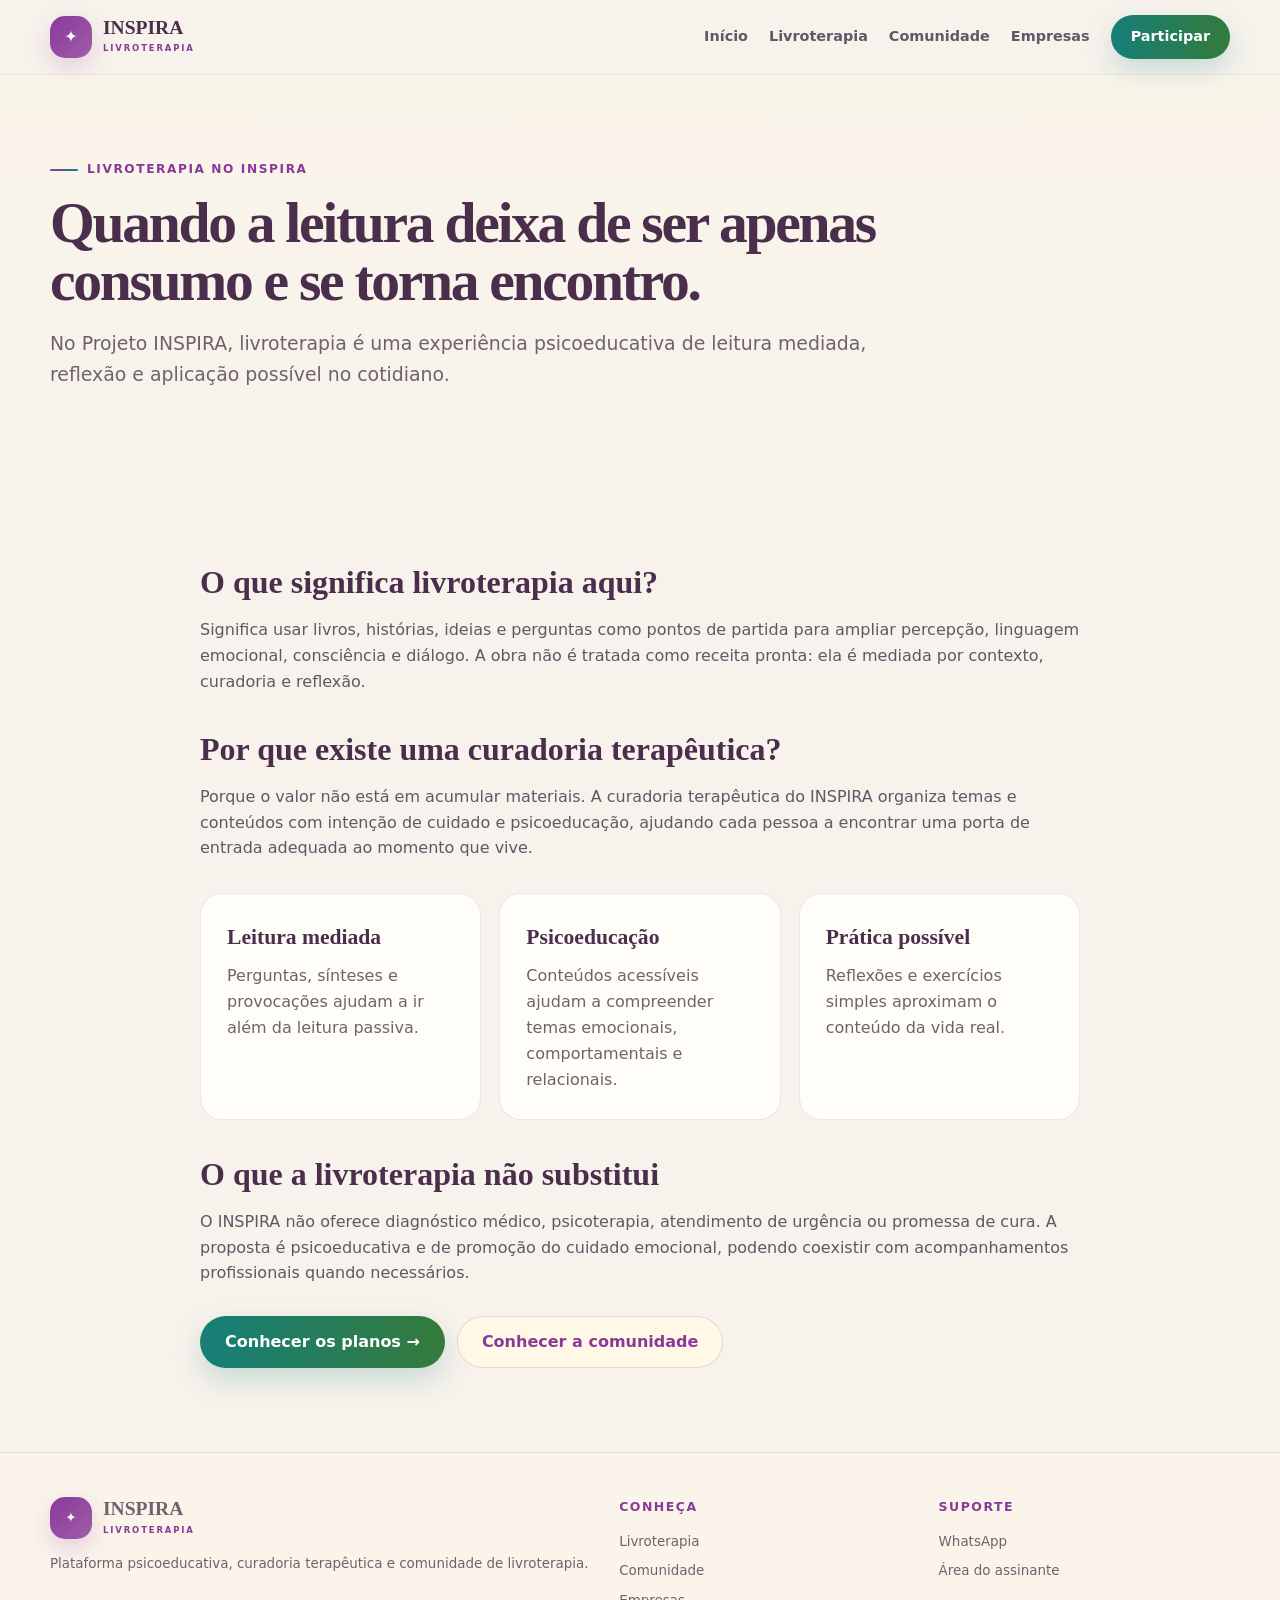
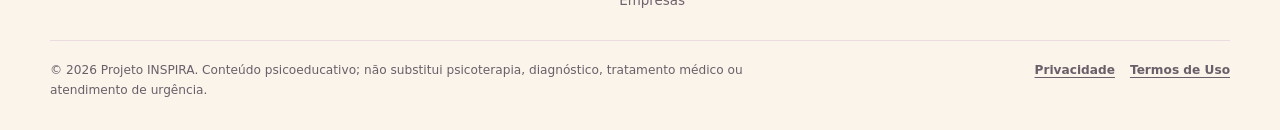
<file: livroterapia.html>
<!doctype html><html lang="pt-BR"><head><meta charset="utf-8"><meta name="viewport" content="width=device-width, initial-scale=1"><meta name="robots" content="index,follow,max-image-preview:large"><meta name="theme-color" content="#7A2A91"><title>Livroterapia no Projeto INSPIRA | Leitura mediada e psicoeducação</title><meta name="description" content="Entenda como o Projeto INSPIRA utiliza livroterapia, leitura mediada, psicoeducação e reflexão em uma experiência de cuidado possível."><link rel="canonical" href="https://projetoinspira.vercel.app/livroterapia"><link rel="icon" href="/favicon.svg" type="image/svg+xml"><link rel="stylesheet" href="/inspira-v2-1.css?v=500"><meta name="inspira-release" content="5.0"><meta name="inspira-build" content="5.0.0"></head><body><a class="skip-link" href="#conteudo-principal">Pular para o conteúdo</a><header class="site-header"><div class="container nav"><a class="brand" href="/"><span class="mark">✦</span><span><strong>INSPIRA</strong><small>Livroterapia</small></span></a><nav class="navlinks" id="navlinks" aria-label="Navegação principal"><a href="/">Início</a><a href="/livroterapia">Livroterapia</a><a href="/comunidade">Comunidade</a><a href="/empresas">Empresas</a><a class="btn btn-primary compact" href="/#planos">Participar</a></nav><button class="menu" id="menu" aria-label="Abrir menu" aria-expanded="false" aria-controls="navlinks">☰</button></div></header><main id="conteudo-principal"><section class="page-hero"><div class="container"><span class="eyebrow">Livroterapia no INSPIRA</span><h1 class="title">Quando a leitura deixa de ser apenas consumo e se torna encontro.</h1><p class="lead">No Projeto INSPIRA, livroterapia é uma experiência psicoeducativa de leitura mediada, reflexão e aplicação possível no cotidiano.</p></div></section><section class="section"><div class="container page-copy"><h2>O que significa livroterapia aqui?</h2><p>Significa usar livros, histórias, ideias e perguntas como pontos de partida para ampliar percepção, linguagem emocional, consciência e diálogo. A obra não é tratada como receita pronta: ela é mediada por contexto, curadoria e reflexão.</p><h2>Por que existe uma curadoria terapêutica?</h2><p>Porque o valor não está em acumular materiais. A curadoria terapêutica do INSPIRA organiza temas e conteúdos com intenção de cuidado e psicoeducação, ajudando cada pessoa a encontrar uma porta de entrada adequada ao momento que vive.</p><div class="info-grid"><article class="info-card"><h3>Leitura mediada</h3><p>Perguntas, sínteses e provocações ajudam a ir além da leitura passiva.</p></article><article class="info-card"><h3>Psicoeducação</h3><p>Conteúdos acessíveis ajudam a compreender temas emocionais, comportamentais e relacionais.</p></article><article class="info-card"><h3>Prática possível</h3><p>Reflexões e exercícios simples aproximam o conteúdo da vida real.</p></article></div><h2>O que a livroterapia não substitui</h2><p>O INSPIRA não oferece diagnóstico médico, psicoterapia, atendimento de urgência ou promessa de cura. A proposta é psicoeducativa e de promoção do cuidado emocional, podendo coexistir com acompanhamentos profissionais quando necessários.</p><div class="page-cta actions"><a class="btn btn-primary" href="/#planos">Conhecer os planos →</a><a class="btn btn-ghost" href="/comunidade">Conhecer a comunidade</a></div></div></section></main><footer><div class="container foot"><div><a class="brand" href="/"><span class="mark">✦</span><span><strong>INSPIRA</strong><small>Livroterapia</small></span></a><p>Plataforma psicoeducativa, curadoria terapêutica e comunidade de livroterapia.</p></div><div><h3>Conheça</h3><a href="/livroterapia">Livroterapia</a><a href="/comunidade">Comunidade</a><a href="/empresas">Empresas</a></div><div><h3>Suporte</h3><a href="https://wa.me/5522981052618" target="_blank" rel="noopener">WhatsApp</a><a href="https://almacuidada.greenn.club/" target="_blank" rel="noopener">Área do assinante</a></div></div><div class="container legal"><span>© 2026 Projeto INSPIRA. Conteúdo psicoeducativo; não substitui psicoterapia, diagnóstico, tratamento médico ou atendimento de urgência.</span><span><a href="/privacidade.html">Privacidade</a><a href="/termos.html">Termos de Uso</a></span></div></footer><script defer src="/inspira-v2-1.js?v=500"></script></body></html>
</file>
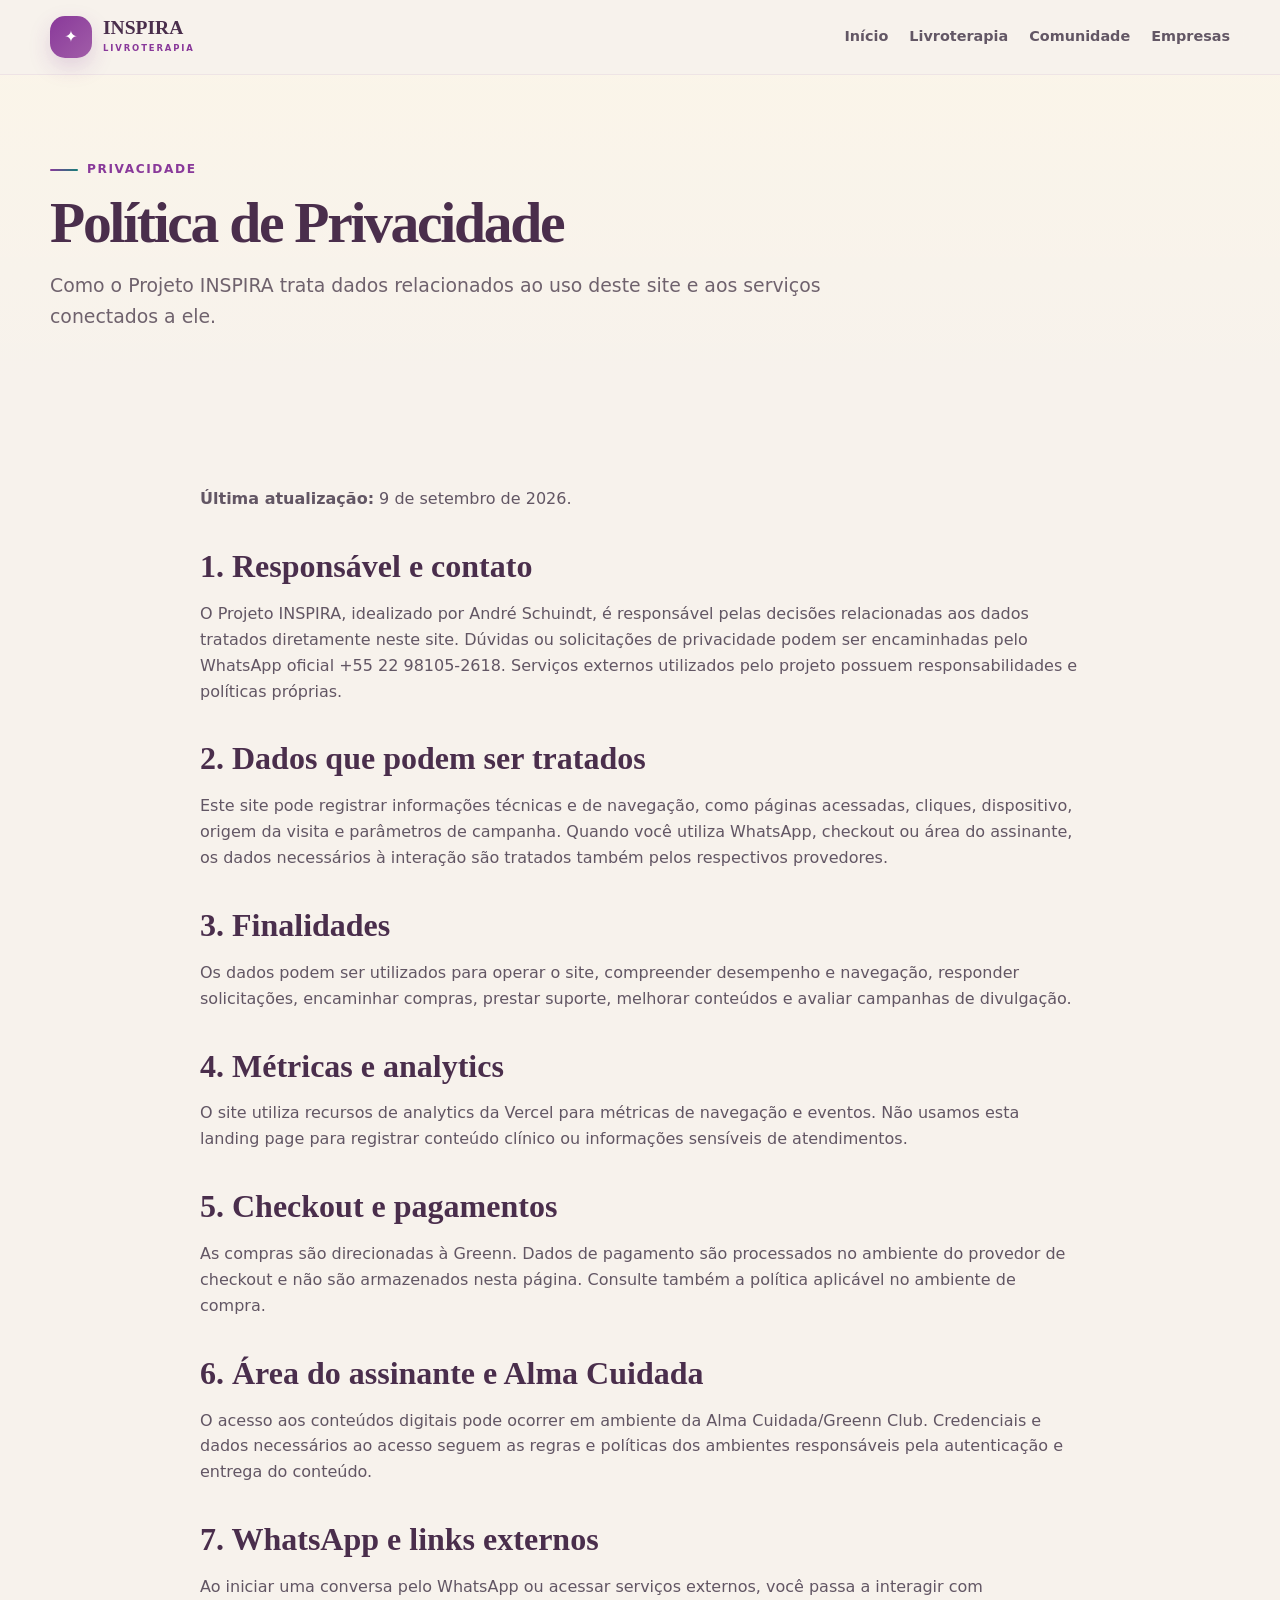
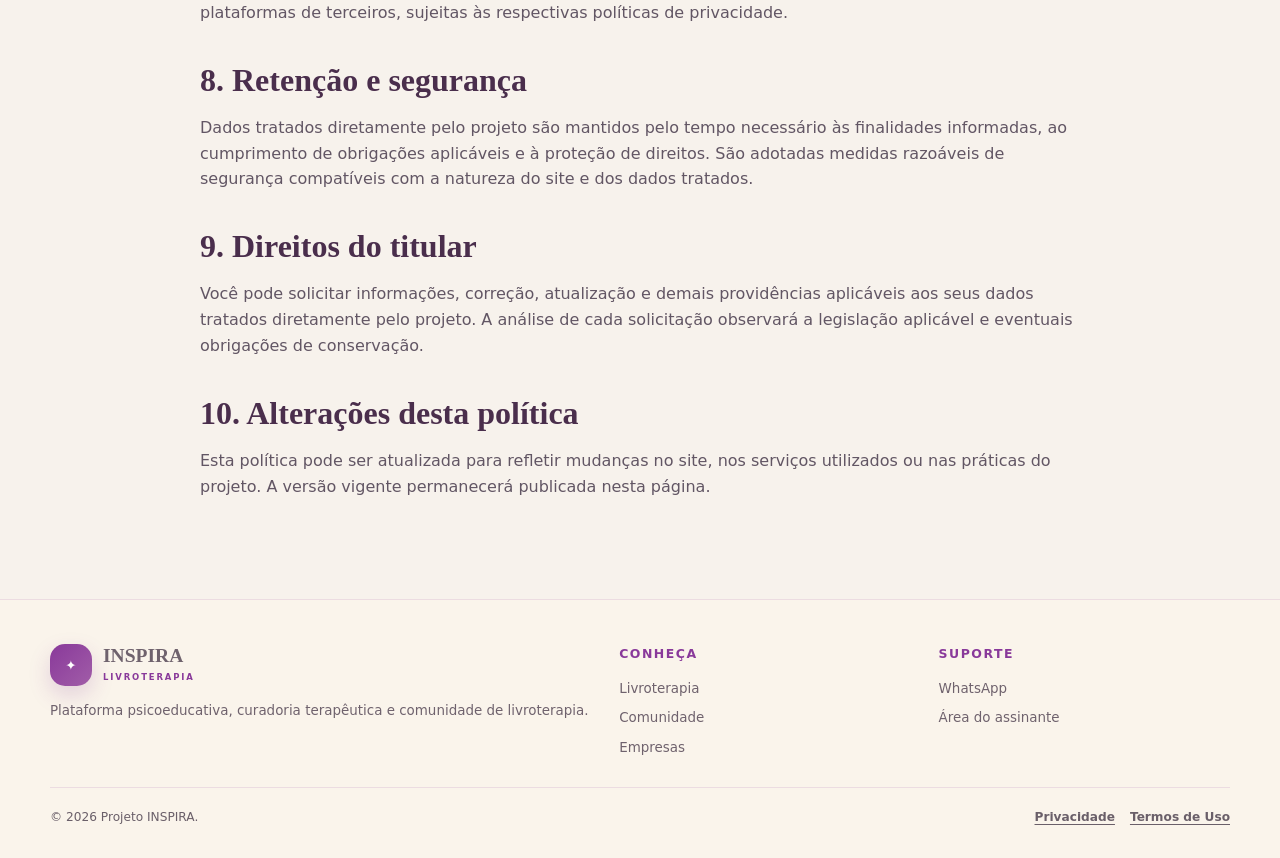
<file: privacidade.html>
<!doctype html><html lang="pt-BR"><head><meta charset="utf-8"><meta name="viewport" content="width=device-width, initial-scale=1"><meta name="robots" content="index,follow"><meta name="theme-color" content="#7A2A91"><title>Política de Privacidade | Projeto INSPIRA</title><meta name="description" content="Política de Privacidade do Projeto INSPIRA, incluindo analytics, checkout, WhatsApp, área do assinante e direitos relacionados aos dados."><link rel="canonical" href="https://projetoinspira.vercel.app/privacidade.html"><link rel="icon" href="/favicon.svg" type="image/svg+xml"><link rel="stylesheet" href="/inspira-v2-1.css?v=500"><meta name="inspira-release" content="5.0"><meta name="inspira-build" content="5.0.0"></head><body><a class="skip-link" href="#conteudo-principal">Pular para o conteúdo</a><header class="site-header"><div class="container nav"><a class="brand" href="/"><span class="mark">✦</span><span><strong>INSPIRA</strong><small>Livroterapia</small></span></a><nav class="navlinks" id="navlinks" aria-label="Navegação principal"><a href="/">Início</a><a href="/livroterapia">Livroterapia</a><a href="/comunidade">Comunidade</a><a href="/empresas">Empresas</a></nav><button class="menu" id="menu" aria-label="Abrir menu" aria-expanded="false" aria-controls="navlinks">☰</button></div></header><main id="conteudo-principal"><section class="page-hero"><div class="container"><span class="eyebrow">Privacidade</span><h1 class="title">Política de Privacidade</h1><p class="lead">Como o Projeto INSPIRA trata dados relacionados ao uso deste site e aos serviços conectados a ele.</p></div></section><section class="section"><div class="container page-copy"><p><strong>Última atualização:</strong> 9 de setembro de 2026.</p><h2>1. Responsável e contato</h2><p>O Projeto INSPIRA, idealizado por André Schuindt, é responsável pelas decisões relacionadas aos dados tratados diretamente neste site. Dúvidas ou solicitações de privacidade podem ser encaminhadas pelo WhatsApp oficial +55 22 98105-2618. Serviços externos utilizados pelo projeto possuem responsabilidades e políticas próprias.</p><h2>2. Dados que podem ser tratados</h2><p>Este site pode registrar informações técnicas e de navegação, como páginas acessadas, cliques, dispositivo, origem da visita e parâmetros de campanha. Quando você utiliza WhatsApp, checkout ou área do assinante, os dados necessários à interação são tratados também pelos respectivos provedores.</p><h2>3. Finalidades</h2><p>Os dados podem ser utilizados para operar o site, compreender desempenho e navegação, responder solicitações, encaminhar compras, prestar suporte, melhorar conteúdos e avaliar campanhas de divulgação.</p><h2>4. Métricas e analytics</h2><p>O site utiliza recursos de analytics da Vercel para métricas de navegação e eventos. Não usamos esta landing page para registrar conteúdo clínico ou informações sensíveis de atendimentos.</p><h2>5. Checkout e pagamentos</h2><p>As compras são direcionadas à Greenn. Dados de pagamento são processados no ambiente do provedor de checkout e não são armazenados nesta página. Consulte também a política aplicável no ambiente de compra.</p><h2>6. Área do assinante e Alma Cuidada</h2><p>O acesso aos conteúdos digitais pode ocorrer em ambiente da Alma Cuidada/Greenn Club. Credenciais e dados necessários ao acesso seguem as regras e políticas dos ambientes responsáveis pela autenticação e entrega do conteúdo.</p><h2>7. WhatsApp e links externos</h2><p>Ao iniciar uma conversa pelo WhatsApp ou acessar serviços externos, você passa a interagir com plataformas de terceiros, sujeitas às respectivas políticas de privacidade.</p><h2>8. Retenção e segurança</h2><p>Dados tratados diretamente pelo projeto são mantidos pelo tempo necessário às finalidades informadas, ao cumprimento de obrigações aplicáveis e à proteção de direitos. São adotadas medidas razoáveis de segurança compatíveis com a natureza do site e dos dados tratados.</p><h2>9. Direitos do titular</h2><p>Você pode solicitar informações, correção, atualização e demais providências aplicáveis aos seus dados tratados diretamente pelo projeto. A análise de cada solicitação observará a legislação aplicável e eventuais obrigações de conservação.</p><h2>10. Alterações desta política</h2><p>Esta política pode ser atualizada para refletir mudanças no site, nos serviços utilizados ou nas práticas do projeto. A versão vigente permanecerá publicada nesta página.</p></div></section></main><footer><div class="container foot"><div><a class="brand" href="/"><span class="mark">✦</span><span><strong>INSPIRA</strong><small>Livroterapia</small></span></a><p>Plataforma psicoeducativa, curadoria terapêutica e comunidade de livroterapia.</p></div><div><h3>Conheça</h3><a href="/livroterapia">Livroterapia</a><a href="/comunidade">Comunidade</a><a href="/empresas">Empresas</a></div><div><h3>Suporte</h3><a href="https://wa.me/5522981052618" target="_blank" rel="noopener">WhatsApp</a><a href="https://almacuidada.greenn.club/" target="_blank" rel="noopener">Área do assinante</a></div></div><div class="container legal"><span>© 2026 Projeto INSPIRA.</span><span><a href="/privacidade.html">Privacidade</a><a href="/termos.html">Termos de Uso</a></span></div></footer><script defer src="/inspira-v2-1.js?v=500"></script></body></html>
</file>
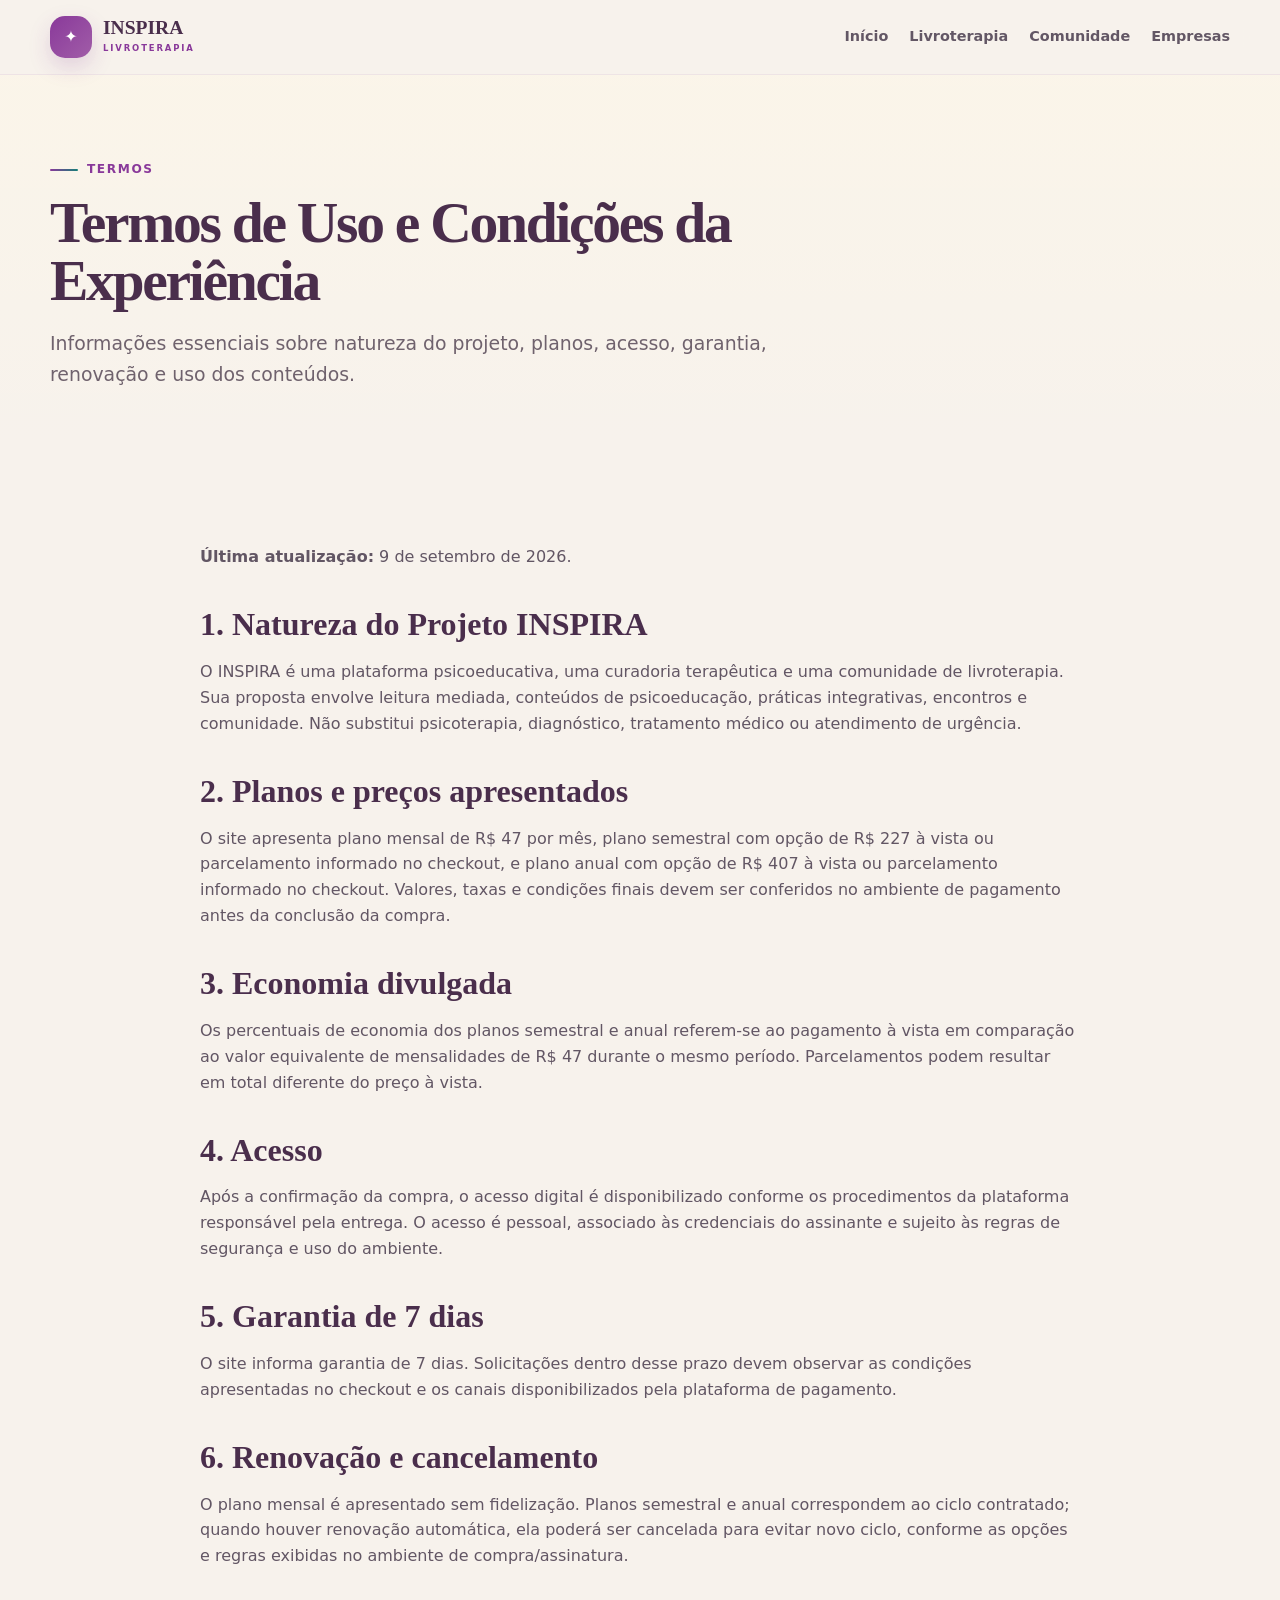
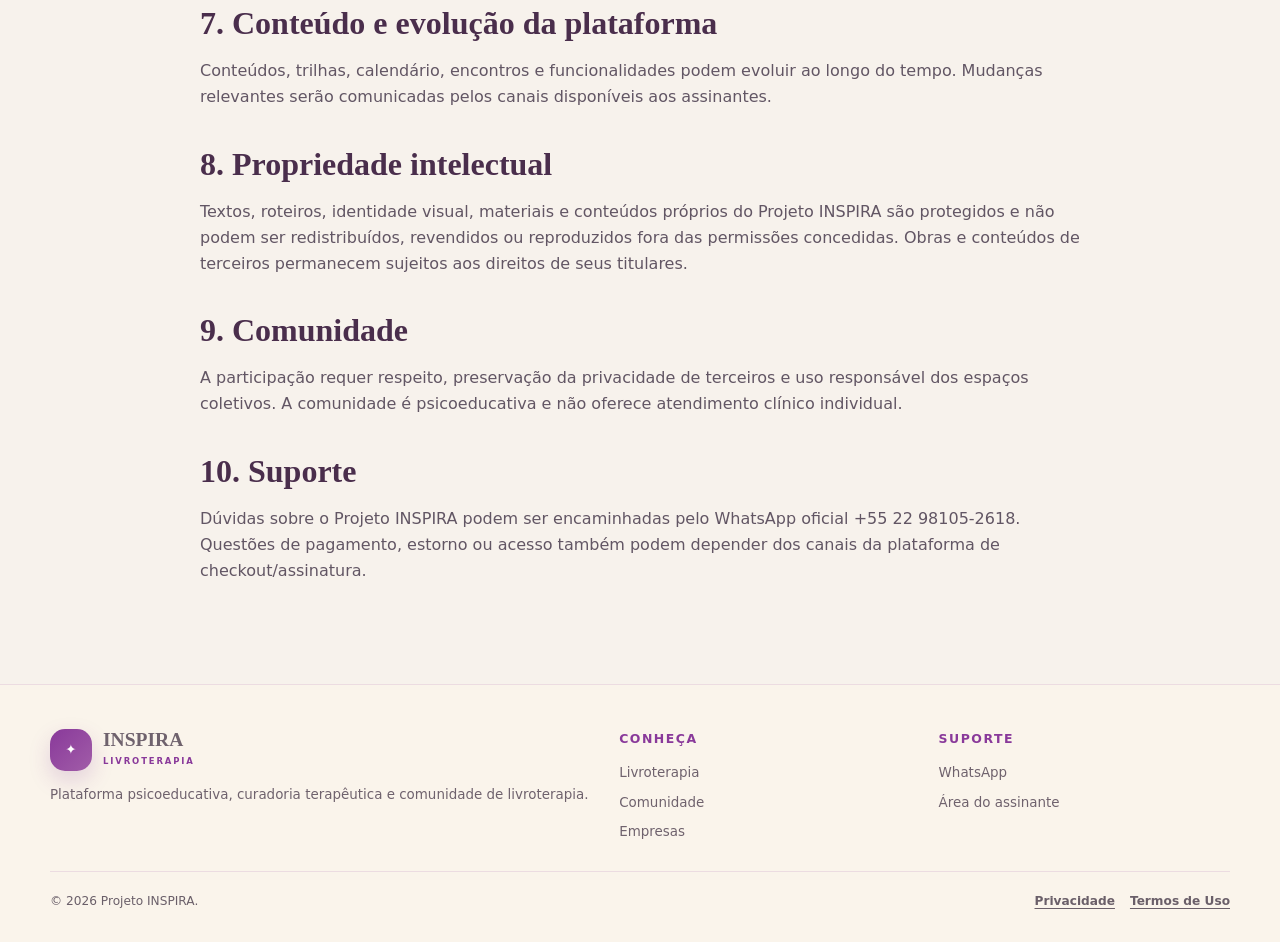
<file: termos.html>
<!doctype html><html lang="pt-BR"><head><meta charset="utf-8"><meta name="viewport" content="width=device-width, initial-scale=1"><meta name="robots" content="index,follow"><meta name="theme-color" content="#7A2A91"><title>Termos de Uso | Projeto INSPIRA</title><meta name="description" content="Termos de Uso do Projeto INSPIRA: natureza psicoeducativa, planos, preços, garantia, renovação, cancelamento e acesso."><link rel="canonical" href="https://projetoinspira.vercel.app/termos.html"><link rel="icon" href="/favicon.svg" type="image/svg+xml"><link rel="stylesheet" href="/inspira-v2-1.css?v=500"><meta name="inspira-release" content="5.0"><meta name="inspira-build" content="5.0.0"></head><body><a class="skip-link" href="#conteudo-principal">Pular para o conteúdo</a><header class="site-header"><div class="container nav"><a class="brand" href="/"><span class="mark">✦</span><span><strong>INSPIRA</strong><small>Livroterapia</small></span></a><nav class="navlinks" id="navlinks" aria-label="Navegação principal"><a href="/">Início</a><a href="/livroterapia">Livroterapia</a><a href="/comunidade">Comunidade</a><a href="/empresas">Empresas</a></nav><button class="menu" id="menu" aria-label="Abrir menu" aria-expanded="false" aria-controls="navlinks">☰</button></div></header><main id="conteudo-principal"><section class="page-hero"><div class="container"><span class="eyebrow">Termos</span><h1 class="title">Termos de Uso e Condições da Experiência</h1><p class="lead">Informações essenciais sobre natureza do projeto, planos, acesso, garantia, renovação e uso dos conteúdos.</p></div></section><section class="section"><div class="container page-copy"><p><strong>Última atualização:</strong> 9 de setembro de 2026.</p><h2>1. Natureza do Projeto INSPIRA</h2><p>O INSPIRA é uma plataforma psicoeducativa, uma curadoria terapêutica e uma comunidade de livroterapia. Sua proposta envolve leitura mediada, conteúdos de psicoeducação, práticas integrativas, encontros e comunidade. Não substitui psicoterapia, diagnóstico, tratamento médico ou atendimento de urgência.</p><h2>2. Planos e preços apresentados</h2><p>O site apresenta plano mensal de R$ 47 por mês, plano semestral com opção de R$ 227 à vista ou parcelamento informado no checkout, e plano anual com opção de R$ 407 à vista ou parcelamento informado no checkout. Valores, taxas e condições finais devem ser conferidos no ambiente de pagamento antes da conclusão da compra.</p><h2>3. Economia divulgada</h2><p>Os percentuais de economia dos planos semestral e anual referem-se ao pagamento à vista em comparação ao valor equivalente de mensalidades de R$ 47 durante o mesmo período. Parcelamentos podem resultar em total diferente do preço à vista.</p><h2>4. Acesso</h2><p>Após a confirmação da compra, o acesso digital é disponibilizado conforme os procedimentos da plataforma responsável pela entrega. O acesso é pessoal, associado às credenciais do assinante e sujeito às regras de segurança e uso do ambiente.</p><h2>5. Garantia de 7 dias</h2><p>O site informa garantia de 7 dias. Solicitações dentro desse prazo devem observar as condições apresentadas no checkout e os canais disponibilizados pela plataforma de pagamento.</p><h2>6. Renovação e cancelamento</h2><p>O plano mensal é apresentado sem fidelização. Planos semestral e anual correspondem ao ciclo contratado; quando houver renovação automática, ela poderá ser cancelada para evitar novo ciclo, conforme as opções e regras exibidas no ambiente de compra/assinatura.</p><h2>7. Conteúdo e evolução da plataforma</h2><p>Conteúdos, trilhas, calendário, encontros e funcionalidades podem evoluir ao longo do tempo. Mudanças relevantes serão comunicadas pelos canais disponíveis aos assinantes.</p><h2>8. Propriedade intelectual</h2><p>Textos, roteiros, identidade visual, materiais e conteúdos próprios do Projeto INSPIRA são protegidos e não podem ser redistribuídos, revendidos ou reproduzidos fora das permissões concedidas. Obras e conteúdos de terceiros permanecem sujeitos aos direitos de seus titulares.</p><h2>9. Comunidade</h2><p>A participação requer respeito, preservação da privacidade de terceiros e uso responsável dos espaços coletivos. A comunidade é psicoeducativa e não oferece atendimento clínico individual.</p><h2>10. Suporte</h2><p>Dúvidas sobre o Projeto INSPIRA podem ser encaminhadas pelo WhatsApp oficial +55 22 98105-2618. Questões de pagamento, estorno ou acesso também podem depender dos canais da plataforma de checkout/assinatura.</p></div></section></main><footer><div class="container foot"><div><a class="brand" href="/"><span class="mark">✦</span><span><strong>INSPIRA</strong><small>Livroterapia</small></span></a><p>Plataforma psicoeducativa, curadoria terapêutica e comunidade de livroterapia.</p></div><div><h3>Conheça</h3><a href="/livroterapia">Livroterapia</a><a href="/comunidade">Comunidade</a><a href="/empresas">Empresas</a></div><div><h3>Suporte</h3><a href="https://wa.me/5522981052618" target="_blank" rel="noopener">WhatsApp</a><a href="https://almacuidada.greenn.club/" target="_blank" rel="noopener">Área do assinante</a></div></div><div class="container legal"><span>© 2026 Projeto INSPIRA.</span><span><a href="/privacidade.html">Privacidade</a><a href="/termos.html">Termos de Uso</a></span></div></footer><script defer src="/inspira-v2-1.js?v=500"></script></body></html>
</file>
<file: aponte/styles.css>
:root{--ink:#1c1722;--ink2:#29202e;--cream:#f7efe7;--paper:#faf8f3;--paper2:#eee8dd;--wine:#a94457;--clay:#c96b5d;--gold:#d7b58d;--muted:#786d76;--font-display:'Cormorant Garamond',Georgia,serif;--font-body:'DM Sans',system-ui,-apple-system,'Segoe UI',sans-serif;--shell:1220px}
*{box-sizing:border-box}html{scroll-behavior:smooth;scroll-padding-top:82px}body{margin:0;background:var(--paper);color:var(--ink);font-family:var(--font-body);-webkit-font-smoothing:antialiased}a{color:inherit;text-decoration:none}button,a{touch-action:manipulation}a:focus-visible,button:focus-visible,summary:focus-visible{outline:3px solid var(--clay);outline-offset:5px}img,svg{display:block;max-width:100%}strong,b{font-weight:650}button{font:inherit}.shell{width:min(var(--shell),calc(100% - 8vw));margin-inline:auto}.skip-link{position:absolute;left:1rem;top:-10rem;padding:1rem;background:white;color:#111;z-index:500}.skip-link:focus{top:1rem}.progress{position:fixed;height:3px;width:0;left:0;top:0;background:var(--gold);z-index:101;pointer-events:none}.topline{display:flex;align-items:center;justify-content:space-between;gap:16px;background:#100f15;color:#c7b7b9;font-size:9px;letter-spacing:.25em;font-weight:700;padding:10px 4vw}.topline-right{opacity:.56}.header{position:sticky;top:0;z-index:90;background:rgba(28,23,34,.98);color:var(--cream);border-bottom:1px solid rgba(255,255,255,.1);transition:background .3s,box-shadow .3s}.header.scrolled{box-shadow:0 14px 34px #16101920;background:#1c1722}.nav-inner{display:flex;align-items:center;height:88px;gap:30px}.brand{display:inline-flex;align-items:center;gap:12px;flex-shrink:0;color:var(--cream)}.brand-mark{width:46px;color:var(--gold)}.brand-text{font-family:var(--font-display);font-size:30px;line-height:.85;letter-spacing:.075em;font-weight:600;white-space:nowrap}.brand-text small{display:block;font-family:var(--font-body);font-size:7.1px;letter-spacing:.16em;margin-top:10px;font-weight:600}.site-nav{display:flex;align-items:center;justify-content:center;gap:31px;flex:1}.site-nav a{font-size:12px;color:#dbd0d2;transition:color .2s}.site-nav a:hover{color:var(--gold)}.nav-cta{font-size:11px;font-weight:700;letter-spacing:.015em;white-space:nowrap;padding:15px 19px;border:1px solid #7d6677;transition:background .2s,transform .2s}.nav-cta span{margin-left:11px;color:var(--gold)}.nav-cta:hover{background:#3a2b3a;transform:translateY(-2px)}.menu-toggle{display:none;background:none;border:0;padding:12px;cursor:pointer}.menu-toggle span{display:block;background:var(--cream);width:25px;height:1.5px;margin:6px}
.btn{display:inline-flex;align-items:center;justify-content:space-between;gap:36px;padding:21px 26px;min-height:61px;font-size:12px;font-weight:700;letter-spacing:.02em;border:1px solid transparent;transition:background .22s,color .22s,transform .22s,box-shadow .22s}.btn:hover{transform:translateY(-3px);box-shadow:0 9px 26px #110c1422}.btn span{font-size:17px;font-weight:400}.btn-primary{background:var(--wine);color:#fff}.btn-primary:hover{background:#be5366}.btn-outline{border-color:var(--ink);color:var(--ink)}.btn-outline:hover{background:var(--ink);color:var(--cream)}.btn-ink{background:var(--ink);color:#fff}.btn-ink:hover{background:#3a2b3d}.overline{font-size:10px;letter-spacing:.26em;text-transform:uppercase;font-weight:700;line-height:1.5}.text-link{display:inline-flex;align-items:center;gap:28px;border-bottom:1px solid var(--wine);padding-bottom:12px;font-size:12px;font-weight:700}.text-link span{color:var(--wine);font-size:20px}.section{padding:130px 0}.section h2,.interlude h2,.final-cta h2{font-family:var(--font-display);font-weight:500;letter-spacing:-.038em;line-height:.98;margin:0}.section h2 em,.interlude h2 em,.final-cta h2 em{font-weight:400}.section p{line-height:1.85}
/* Hero */
.hero{min-height:760px;position:relative;overflow:hidden;background:radial-gradient(ellipse 44% 75% at 89% 22%,#53334577 0%,transparent 69%),radial-gradient(ellipse 38% 68% at 3% 97%,#402b3677,transparent 80%),var(--ink);color:var(--cream);isolation:isolate}.hero:before{content:"";width:600px;height:600px;border:1px solid #d7b58d18;border-radius:50%;position:absolute;top:7%;left:-330px;pointer-events:none}.hero-grain{position:absolute;inset:0;opacity:.12;pointer-events:none;background-image:url("data:image/svg+xml,%3Csvg viewBox='0 0 180 180' xmlns='http://www.w3.org/2000/svg'%3E%3Cfilter id='n'%3E%3CfeTurbulence type='fractalNoise' baseFrequency='.9' numOctaves='3' stitchTiles='stitch'/%3E%3C/filter%3E%3Crect width='100%25' height='100%25' filter='url(%23n)' opacity='.15'/%3E%3C/svg%3E")}.hero-grid{min-height:715px;display:grid;grid-template-columns:1.08fr .92fr;gap:4%;align-items:center;padding-block:65px 70px}.hero-copy{position:relative;z-index:3;padding-block:25px}.eyebrow{display:flex;align-items:center;gap:18px;color:var(--gold);font-size:10px;letter-spacing:.2em;font-weight:700;margin-bottom:34px}.eyebrow-line{display:inline-block;background:var(--gold);height:1px;width:31px}.hero h1{font-family:var(--font-display);font-weight:500;font-size:clamp(68px,7.8vw,115px);line-height:.89;letter-spacing:-.047em;max-width:760px;margin:0 0 34px}.hero h1 em{font-weight:400;color:#e4c6bd}.dot{color:var(--gold)}.hero-lead{font-size:15px;line-height:1.8;max-width:510px;color:#d4c9cf;margin:0 0 33px}.hero-lead strong{color:#fff}.hero-actions{display:flex;align-items:center;gap:30px;flex-wrap:wrap}.quiet-link{font-size:11px;color:#f0dee0;white-space:nowrap}.quiet-link span{font-size:17px;margin-left:12px;color:var(--gold)}.hero-facts{display:flex;align-items:center;gap:20px;margin-top:65px;font-size:9px;color:#bbaab6;letter-spacing:.04em}.hero-facts b{color:#e7d1cf;font-family:var(--font-display);font-size:25px;font-weight:500;display:block;letter-spacing:0;margin-bottom:5px}.hero-facts i{height:34px;width:1px;background:#6a5563}.hero-scene{height:660px;position:relative;display:flex;align-items:center;justify-content:center}.scene-ring{position:absolute;width:min(112%,570px);aspect-ratio:1;border:1px solid #e9c79f27;border-radius:50%;top:3%;left:3%}.scene-ring:after{content:"";position:absolute;inset:34px;border:1px solid #e9c79f16;border-radius:50%}.hero-arch{position:relative;width:87%;height:91%;border-radius:49% 49% 5px 5px / 30% 30% 5px 5px;overflow:hidden;border:1px solid #e4c0a477;box-shadow:0 24px 55px #0d0a0f68;background:linear-gradient(180deg,#ae9481aa 0%,#7a696866 24%,#342c3b85 78%,#1c1722a3 100%),url('https://images.unsplash.com/photo-1501785888041-af3ef285b470?auto=format&fit=crop&w=1400&q=85') center center/cover}.hero-arch:before{content:"";position:absolute;inset:12px;border:1px solid #f2d8ba55;border-radius:49% 49% 2px 2px / 29% 29% 2px 2px;pointer-events:none;z-index:3}.hero-arch:after{content:"";position:absolute;inset:0;background:linear-gradient(180deg,transparent 44%,#1c172286 100%)}.hero-arch-sun{position:absolute;top:21%;left:30%;height:140px;width:140px;border-radius:50%;background:#fff1b91e;filter:blur(40px);pointer-events:none}.scene-caption{position:absolute;z-index:4;bottom:27px;left:30px;right:30px;display:flex;justify-content:space-between;gap:6px;font-size:8px;letter-spacing:.2em;color:#f5e5d9}.scene-side-note{position:absolute;right:-25px;top:42%;writing-mode:vertical-rl;letter-spacing:.24em;color:#c6a4a1;font-size:8px}.scene-badge{position:absolute;bottom:50px;left:-32px;z-index:5;display:flex;align-items:center;gap:12px;padding:19px 21px;background:#e7d3be;color:#352731;box-shadow:0 22px 30px #110b172b}.scene-badge svg{width:36px}.scene-badge span{font-family:var(--font-display);font-size:24px;line-height:1}.hero-bottom{display:flex;align-items:center;justify-content:space-between;width:min(var(--shell),calc(100% - 8vw));margin:-25px auto 0;position:relative;z-index:4;padding-bottom:27px;color:#cabec6;font-size:9px;letter-spacing:.2em}.hero-bottom a{color:var(--gold)}.hero-bottom a span{margin-left:12px;font-size:16px}.marquee{overflow:hidden;background:var(--gold);color:#3b2d35;white-space:nowrap;line-height:48px;font-size:11px;font-weight:700;letter-spacing:.22em}.marquee div{min-width:max-content;animation:travel 38s linear infinite}.marquee span{margin:0 22px;color:var(--wine)}@keyframes travel{to{transform:translateX(-45%)}}
/* Essence */
.essence{background:var(--paper)}.essence-grid{display:grid;grid-template-columns:26% 1fr;gap:9%}.section-index{display:flex;flex-direction:column;justify-content:space-between;align-items:flex-start}.section-number{font-size:10px;letter-spacing:.22em;color:var(--wine);font-weight:700}.mini-arch{width:120px;height:140px;border:1px solid var(--gold);border-bottom:0;border-radius:65px 65px 0 0;position:relative;margin:65px 0 15px}.mini-arch:before{content:"";position:absolute;inset:15px 15px 0;border:1px solid var(--gold);border-bottom:0;border-radius:50px 50px 0 0}.mini-arch:after{content:"";width:155px;height:1px;background:var(--gold);position:absolute;bottom:0;left:-18px}.essence-copy{max-width:840px}.essence-copy .overline{color:var(--wine);margin:0 0 25px}.essence-copy h2{font-size:clamp(56px,6.4vw,92px);margin:0 0 37px}.essence-copy>p:not(.overline){font-size:15px;color:#665b64;max-width:690px;margin-bottom:18px}.essence-copy>p strong{color:var(--ink)}.essence-copy .text-link{margin-top:21px}.essence-cards{display:grid;grid-template-columns:repeat(3,1fr);gap:18px;margin-top:100px}.essence-cards article{background:#efe9df;padding:39px 33px 37px;min-height:245px;border-top:1px solid #bda79b66}.card-symbol{font-family:var(--font-display);font-size:33px;color:var(--wine);display:block;line-height:1;margin-bottom:29px}.essence-cards h3{font-family:var(--font-display);font-size:35px;font-weight:500;margin:0 0 9px}.essence-cards p{color:#756b72;font-size:12px;line-height:1.7;margin:0}
/* Nature visual */
.visual-interlude{min-height:600px;position:relative;display:flex;align-items:center;overflow:hidden;color:#fff;isolation:isolate;background:#333a38}.interlude-image{position:absolute;inset:0;background:url('https://images.unsplash.com/photo-1470071459604-3b5ec3a7fe05?auto=format&fit=crop&w=2000&q=82') center 48%/cover;z-index:-2;transform:scale(1.035)}.interlude-shade{position:absolute;inset:0;background:linear-gradient(90deg,#1c1722c4 0%,#2d253a85 56%,#2d253a38),linear-gradient(0deg,#120d1e55,transparent 70%);z-index:-1}.interlude-content{padding:100px 0}.interlude-content .overline{color:#f1d3bb}.interlude h2{font-size:clamp(57px,7vw,103px);max-width:970px;margin:30px 0}.interlude h2 em{color:#f4d3c7}.interlude-content>p:last-child{font-size:16px;color:#f3eced}.interlude-corner{position:absolute;right:4vw;bottom:35px;letter-spacing:.22em;font-size:9px}
/* Method */
.method{background:var(--ink);color:var(--cream)}.method-heading{display:grid;grid-template-columns:1.22fr .64fr;gap:12%;align-items:end;margin-bottom:70px}.method-heading .overline{color:var(--gold);margin-bottom:29px}.method h2{font-size:clamp(66px,7.5vw,105px)}.method-heading>p{font-size:14px;line-height:1.85;color:#c8bfc7;max-width:400px}.method-list{border-top:1px solid #695768}.method-item{display:grid;grid-template-columns:100px 1.12fr 1fr 60px;gap:26px;align-items:center;padding:25px 0;border-bottom:1px solid #695768;transition:background .2s,padding .2s}.method-item:hover{background:#ffffff07;padding-inline:14px}.method-letter{width:72px;height:72px;border:1px solid #8b6370;border-radius:50%;display:grid;place-items:center;color:var(--gold);font-family:var(--font-display);font-size:47px;font-weight:500}.method-item span{color:var(--gold);font-size:9px;letter-spacing:.19em}.method-item h3{margin:8px 0 0;font-family:var(--font-display);font-size:55px;font-weight:400;line-height:1}.method-item p{font-size:12px;line-height:1.7;color:#d3c6cc;max-width:380px}.method-arrow{text-align:right;font-size:26px;color:#bea8b4}.method-note{display:flex;gap:28px;align-items:center;margin-top:48px;padding:31px 33px;background:#2b242f;border-left:3px solid var(--gold)}.method-note span{font-size:9px;color:var(--gold);letter-spacing:.2em;min-width:125px}.method-note strong{font-weight:500;font-size:14px;line-height:1.7}
/* Experience */
.experience{background:#f6f0e9}.exp-header{display:grid;grid-template-columns:1.35fr .65fr;gap:10%;align-items:end;margin-bottom:63px}.exp-header .overline{color:var(--wine);margin-bottom:22px}.exp-header h2{font-size:clamp(62px,7vw,97px)}.exp-header>p{max-width:385px;color:#665b64;font-size:14px}.exp-grid{display:grid;grid-template-columns:repeat(4,1fr);gap:14px}.exp-feature{min-height:390px;padding:28px 25px;display:flex;flex-direction:column;align-items:flex-start;background:#e9dfd5;border:1px solid #d5c9bd;position:relative}.exp-n{font-size:10px;letter-spacing:.13em;color:#8d7581}.exp-icon{font-family:var(--font-display);font-size:42px;color:var(--wine);margin-top:60px;margin-bottom:22px;line-height:1}.exp-feature h3{font-family:var(--font-display);font-size:37px;font-weight:500;line-height:.98;margin:0 0 18px}.exp-feature p{font-size:12px;color:#746973;line-height:1.7;margin:0 0 30px}.exp-foot{font-size:8px;letter-spacing:.15em;margin-top:auto;font-weight:700;color:var(--wine)}.exp-feature-dark{background:#38303d;color:#fff;border-color:#38303d}.exp-feature-dark .exp-n,.exp-feature-dark .exp-foot,.exp-feature-dark .exp-icon{color:var(--gold)}.exp-feature-dark p{color:#d9ced6}.exp-feature-photo{background:linear-gradient(180deg,#31222d66,#2c1f2bc7),url('https://images.unsplash.com/photo-1470252649378-9c29740c9fa8?auto=format&fit=crop&w=900&q=80') center/cover;color:#fff;border-color:transparent;justify-content:space-between}.exp-feature-photo .exp-n,.exp-feature-photo .exp-foot{color:#f0d9bb}.exp-feature-photo p{color:#f0e6e0}.exp-feature-photo h3 em{color:#ffe1c6}.exp-subnote{display:flex;align-items:baseline;gap:40px;border-bottom:1px solid #cdbdb5;padding:35px 0 0}.exp-subnote span{font-size:10px;letter-spacing:.2em;color:var(--wine);min-width:205px;font-weight:700}.exp-subnote p{font-size:14px;color:#736970}
/* Invitation */
.invitation{background:#e7d6c6;padding:105px 0}.invitation-layout{display:grid;grid-template-columns:.9fr 1.1fr;gap:12%;align-items:center}.invitation-frame{min-height:500px;position:relative;border:1px solid #bb997f;display:flex;align-items:flex-end;justify-content:center;overflow:hidden;background:linear-gradient(180deg,#ad8c7ca1,#74585958),url('https://images.unsplash.com/photo-1500534623283-312aade485b7?auto=format&fit=crop&w=1100&q=82') center/cover}.invitation-frame:before{content:"";position:absolute;width:74%;height:85%;border:1px solid #efdbbe;bottom:0;border-radius:50% 50% 0 0/32% 32% 0 0}.invitation-frame span{position:relative;z-index:2;font-size:9px;font-weight:700;letter-spacing:.2em;color:#fff;text-align:center;padding:40px;line-height:1.7}.invitation-copy .overline{color:#8a4e5e}.invitation-copy h2{font-size:clamp(65px,7vw,99px);margin:26px 0 34px}.invitation-copy>p:not(.overline){font-size:14px;color:#625660;max-width:490px}.invitation-copy .btn{margin-top:26px}
/* Plans */
.plans{background:var(--paper)}.plans-head{text-align:center;max-width:780px;margin:0 auto 60px}.plans-head .overline{color:var(--wine)}.plans-head h2{font-size:clamp(72px,8.3vw,115px);margin:22px 0}.plans-head>p:last-child{max-width:610px;margin:0 auto;font-size:14px;color:#736770}.plans-grid{display:grid;grid-template-columns:1fr 1fr;gap:22px}.plan-card{padding:48px 46px;display:flex;flex-direction:column;min-height:695px}.plan-light{border:1px solid #d6c5bc;background:#eee5dc}.plan-dark{background:#302430;color:var(--cream);border:1px solid #302430}.plan-top{display:flex;justify-content:space-between;align-items:center;font-size:9px;letter-spacing:.21em;font-weight:700;color:#855d67}.plan-symbol{font-family:var(--font-display);font-size:42px;line-height:.6}.plan-dark .plan-top{color:var(--gold)}.plan-card h3{font-family:var(--font-display);font-weight:500;line-height:.86;letter-spacing:-.03em;font-size:74px;margin:36px 0 23px}.plan-card h3 em{font-weight:400}.plan-desc{font-size:13px;color:#6f646d;line-height:1.8;max-width:400px;min-height:48px}.plan-dark .plan-desc{color:#d3c3cf}.plan-price{padding:30px 0;margin:25px 0 18px;border-top:1px solid #d1bdba;border-bottom:1px solid #d1bdba;display:flex;flex-direction:column}.plan-price span{font-size:9px;letter-spacing:.15em;color:#8e6672;font-weight:700}.plan-price strong{font-family:var(--font-display);font-size:65px;font-weight:500;letter-spacing:-.025em;line-height:1.1;margin-top:7px}.plan-price small{font-size:10px;color:#82727b;line-height:1.5}.plan-dark .plan-price{border-color:#675363}.plan-dark .plan-price span,.plan-dark .plan-price small{color:#d6bcae}.plan-card ul{list-style:none;padding:0;margin:0 0 25px;display:grid;gap:13px}.plan-card li{font-size:12px;line-height:1.5;display:flex;gap:12px;align-items:baseline}.plan-card li:before{content:'✓';font-size:13px;font-weight:700;color:var(--wine)}.plan-dark li:before{color:var(--gold)}.plan-card .btn{margin-top:auto;width:100%}.plan-caution{font-size:9px;text-align:center;line-height:1.6;margin:12px 0 0;color:#7f6b75}.plan-dark .plan-caution{color:#c2adbb}.plans-disclaimer{font-size:11px;color:#786e77;max-width:900px;margin:27px auto 0;text-align:center;line-height:1.8}
/* Facilitator */
.facilitator{background:#eae0d9}.facilitator-grid{display:grid;grid-template-columns:.8fr 1.1fr;gap:12%;align-items:center}.facilitator-visual{min-height:470px;background:linear-gradient(145deg,#462c3a,#241b2c);display:flex;align-items:center;justify-content:center;flex-direction:column;position:relative;color:var(--gold);overflow:hidden}.facilitator-visual:before{content:"";width:70%;height:76%;border:1px solid #be967b85;border-radius:50% 50% 0 0/32% 32% 0 0;position:absolute;bottom:0}.facilitator-monogram{font-family:var(--font-display);font-size:150px;font-style:italic;font-weight:400;letter-spacing:-.18em;margin-left:-28px;z-index:2}.facilitator-visual>span{position:absolute;z-index:2;bottom:28px;left:36px;color:#ead3bf;font-size:9px;line-height:1.9;letter-spacing:.15em}.facilitator-grid .overline{color:var(--wine)}.facilitator-grid h2{font-size:clamp(62px,6.5vw,87px);margin:24px 0 30px}.facilitator-grid p:not(.overline){color:#665b64;font-size:14px;max-width:590px}.facilitator-grid .text-link{margin-top:18px}
/* FAQ */
.faq{background:var(--paper)}.faq-grid{display:grid;grid-template-columns:.75fr 1fr;gap:12%;align-items:start}.faq .overline{color:var(--wine)}.faq h2{font-size:clamp(65px,7vw,94px);margin:22px 0 30px}.faq-grid>div:first-child>p:last-child{font-size:13px;color:#756a73;max-width:360px}.faq-items{border-top:1px solid #cebfba}.faq-items details{border-bottom:1px solid #cebfba}.faq-items summary{cursor:pointer;list-style:none;display:flex;justify-content:space-between;gap:20px;font-size:14px;font-weight:650;padding:26px 0}.faq-items summary::-webkit-details-marker{display:none}.faq-items summary span{font-size:24px;color:var(--wine);line-height:.75;transition:transform .3s}.faq-items details[open] summary span{transform:rotate(45deg)}.answer{font-size:13px;line-height:1.9;color:#695e67;padding:0 55px 24px 0}
/* Final/Footer */
.final-cta{position:relative;background:#2c202f;color:var(--cream);min-height:595px;display:flex;align-items:center;overflow:hidden;isolation:isolate}.final-halo{position:absolute;z-index:-1;width:790px;height:790px;border-radius:50%;left:calc(50% - 395px);top:45px;border:1px solid #d7b58d26;box-shadow:0 0 0 65px #d7b58d06,0 0 0 140px #d7b58d04}.final-inner{text-align:center;padding:115px 0;max-width:930px}.final-cta .overline{color:var(--gold)}.final-cta h2{font-size:clamp(75px,9vw,128px);margin:25px 0}.final-cta h2 em{color:#e6c3bd}.final-inner>p:not(.overline){font-size:14px;max-width:580px;margin:0 auto 33px;color:#c9bdc9;line-height:1.8}.final-inner>.btn{margin-bottom:27px}.final-inner>span{display:block;font-size:9px;letter-spacing:.25em;color:#c8b9c4}.footer{background:#17131d;color:#eee2e1}.footer-main{display:grid;grid-template-columns:1.4fr .6fr .7fr;gap:10%;padding-top:65px;padding-bottom:58px}.footer-brand .brand-text{font-size:32px}.footer-main>div:first-child>p{color:#a99ca7;font-family:var(--font-display);font-style:italic;font-size:22px;margin:32px 0 0}.footer-links{display:flex;flex-direction:column;gap:16px;font-size:12px;color:#d2c1cd}.footer-contact{display:flex;flex-direction:column;gap:11px}.footer-contact>span{letter-spacing:.18em;font-size:9px;color:var(--gold)}.footer-contact strong{font-family:var(--font-display);font-weight:500;font-size:30px}.footer-contact a{font-size:12px;color:#d9bfbe}.footer-bottom{border-top:1px solid #3d3441;display:flex;justify-content:space-between;gap:18px;padding:20px 0 28px;font-size:9px;letter-spacing:.04em;color:#b5a8b7}.mobile-sticky{display:none}
/* Animation */
@media(prefers-reduced-motion:no-preference){[data-reveal]{opacity:0;transform:translateY(22px);transition:opacity .8s ease,transform .8s ease}[data-reveal].is-visible{opacity:1;transform:none}.hero-scene[data-reveal]{transition-delay:.16s}.method-item[data-reveal]{transition-duration:.55s}}
@media(max-width:1150px){.shell{width:min(var(--shell),calc(100% - 7vw))}.site-nav{gap:20px}.site-nav a{font-size:11px}.nav-cta{padding:14px 12px}.hero h1{font-size:clamp(66px,7.7vw,94px)}.hero-grid{gap:20px}.hero-scene{height:570px}.hero-facts{gap:12px}.scene-side-note{right:0}.method-item{grid-template-columns:77px 1fr 1fr 35px;gap:16px}.method-item h3{font-size:47px}.exp-feature{padding:25px 20px}.exp-feature h3{font-size:33px}.plan-card{padding:42px 34px}}
@media(max-width:900px){.topline-right{display:none}.nav-inner{height:75px}.site-nav{display:none;position:absolute;top:75px;left:0;right:0;background:#241b2a;padding:23px 5%;border-top:1px solid #493b4e;box-shadow:0 20px 30px #15101856;flex-direction:column;align-items:stretch;gap:0}.site-nav.is-open{display:flex}.site-nav a{font-size:14px;padding:15px;border-bottom:1px solid #433746}.nav-cta{margin-left:auto}.menu-toggle{display:block}.hero-grid{grid-template-columns:1fr .72fr;padding:50px 0}.hero h1{font-size:clamp(67px,8.4vw,90px)}.hero-scene{height:535px}.hero-arch{width:95%;height:87%}.scene-badge{left:-10px;padding:12px}.scene-badge span{font-size:19px}.hero-lead{font-size:13px}.hero-facts{flex-wrap:wrap;margin-top:35px}.hero-facts span{font-size:8px}.hero-bottom{margin:0 auto}.essence-grid{grid-template-columns:18% 1fr;gap:5%}.essence-cards{margin-top:65px}.method-heading,.exp-header{gap:5%}.method h2,.exp-header h2{font-size:72px}.exp-grid{grid-template-columns:repeat(2,1fr)}.exp-feature{min-height:330px}.exp-icon{margin-top:25px}.invitation-layout{gap:7%}.invitation-frame{min-height:425px}.plan-card h3{font-size:63px}.facilitator-grid{gap:7%}.facilitator-visual{min-height:410px}.faq-grid{gap:7%}}
@media(max-width:640px){html{scroll-padding-top:72px}.shell{width:calc(100% - 36px)}.topline{padding:9px 18px;font-size:8px;justify-content:center;letter-spacing:.17em}.nav-inner{height:69px}.brand-mark{width:36px}.brand-text{font-size:26px}.brand-text small{font-size:6.5px;letter-spacing:.11em}.nav-cta{display:none}.site-nav{top:69px}.section{padding:76px 0}.overline{font-size:9px}.hero{min-height:auto}.hero-grid{display:flex;flex-direction:column;padding:54px 0 35px;gap:38px}.hero-copy{padding:0}.eyebrow{font-size:8px;letter-spacing:.12em;margin-bottom:25px;gap:10px}.eyebrow-line{width:19px}.hero h1{font-size:clamp(64px,13vw,84px);letter-spacing:-.045em;line-height:.87;max-width:560px;margin-bottom:25px}.hero-lead{font-size:13px;max-width:500px;margin-bottom:25px}.hero-actions{gap:17px}.hero-actions .btn{width:100%}.quiet-link{width:100%;display:block;text-align:center;margin-top:3px}.hero-facts{justify-content:space-between;gap:9px;margin-top:32px}.hero-facts b{font-size:22px}.hero-facts i{height:28px}.hero-scene{height:480px;width:100%;max-width:480px}.hero-arch{width:84%;height:98%}.scene-ring{width:100%;left:0;top:-5%}.scene-side-note{right:-5px}.scene-badge{left:-3px;bottom:34px}.scene-caption{font-size:7px}.hero-bottom{width:calc(100% - 36px);padding:0 0 26px;font-size:8px}.hero-bottom>span{max-width:220px}.hero-bottom a{font-size:8px}.marquee{line-height:41px;font-size:10px}.essence-grid{display:block}.section-index{display:none}.essence-copy h2{font-size:clamp(57px,12vw,77px);margin-bottom:25px}.essence-copy>p:not(.overline){font-size:13px}.essence-cards{grid-template-columns:1fr;gap:10px;margin-top:47px}.essence-cards article{min-height:auto;padding:29px}.card-symbol{margin-bottom:13px}.essence-cards h3{font-size:32px}.visual-interlude{min-height:480px}.interlude-content{padding:70px 0}.interlude h2{font-size:clamp(56px,11vw,75px)}.interlude-content>p:last-child{font-size:13px}.method-heading,.exp-header{display:block;margin-bottom:35px}.method h2,.exp-header h2{font-size:clamp(58px,11.5vw,75px)}.method-heading>p,.exp-header>p{font-size:12px;margin-top:24px}.method-item{grid-template-columns:54px 1fr 22px;gap:11px;padding:19px 0}.method-letter{width:48px;height:48px;font-size:33px}.method-item h3{font-size:43px;margin-top:3px}.method-item span{font-size:8px}.method-item p{grid-column:2 / -1;font-size:11px;margin:0}.method-arrow{grid-column:3;grid-row:1;font-size:18px}.method-note{display:block;margin-top:30px;padding:25px}.method-note span{display:block;margin-bottom:14px}.method-note strong{font-size:12px}.exp-grid{grid-template-columns:1fr 1fr;gap:9px}.exp-feature{padding:18px 14px;min-height:300px}.exp-icon{font-size:32px;margin-top:27px;margin-bottom:20px}.exp-feature h3{font-size:28px}.exp-feature p{font-size:10px}.exp-foot{font-size:7px;letter-spacing:.07em}.exp-feature-photo{min-height:300px}.exp-subnote{display:block;padding:24px 0}.exp-subnote p{font-size:12px}.invitation{padding:65px 0}.invitation-layout{display:flex;flex-direction:column;gap:45px}.invitation-frame{width:100%;min-height:390px}.invitation-copy h2{font-size:clamp(63px,12vw,80px)}.invitation-copy>p:not(.overline){font-size:13px}.invitation-copy .btn{width:100%}.plans-head h2{font-size:clamp(68px,13vw,91px)}.plans-head>p:last-child{font-size:12px}.plans-grid{grid-template-columns:1fr;gap:15px}.plan-card{min-height:auto;padding:32px 27px}.plan-card h3{font-size:70px;margin:30px 0 12px}.plan-desc{font-size:12px;min-height:0}.plan-price{margin:18px 0;padding:22px 0}.plan-price strong{font-size:58px}.plan-card .btn{margin-top:20px}.plans-disclaimer{font-size:10px}.facilitator-grid,.faq-grid{display:flex;flex-direction:column;gap:40px}.facilitator-visual{width:100%;min-height:390px}.facilitator-grid h2,.faq h2{font-size:clamp(62px,12vw,78px)}.facilitator-grid p:not(.overline){font-size:12px}.faq-items{width:100%}.faq-items summary{font-size:12px;padding:20px 0}.answer{font-size:11px;padding-right:15px}.final-cta{min-height:540px}.final-inner{padding:80px 0}.final-cta h2{font-size:clamp(69px,12vw,95px)}.final-inner>p:not(.overline){font-size:12px}.final-inner .btn{width:100%}.footer-main{grid-template-columns:1fr 1fr;gap:40px 20px;padding:48px 0}.footer-main>div:first-child{grid-column:span 2}.footer-contact strong{font-size:24px}.footer-bottom{display:flex;flex-wrap:wrap;gap:10px;font-size:8px;padding-bottom:90px}.footer-bottom span:nth-child(2){width:100%;order:3}.mobile-sticky{display:block;position:fixed;z-index:80;bottom:0;left:0;right:0;padding:10px 15px max(10px,env(safe-area-inset-bottom));background:rgba(28,23,34,.98);box-shadow:0 -5px 32px #0003}.mobile-sticky a{display:flex;justify-content:center;align-items:center;gap:20px;background:var(--wine);color:#fff;padding:15px;font-size:12px;font-weight:700}.mobile-sticky span{font-size:17px}}
@media(max-width:380px){.hero h1{font-size:62px}.scene-badge{left:0}.hero-scene{height:400px}.hero-facts{gap:7px}.hero-facts span{font-size:7px}.exp-feature h3{font-size:25px}.exp-feature{padding:16px 10px}.method-item h3{font-size:38px}}
@media(prefers-reduced-motion:reduce){html{scroll-behavior:auto}.marquee div{animation:none}*,*:before,*:after{transition-duration:.01ms!important;animation-duration:.01ms!important}}
</file>
<file: inspira-v2-1.css>
/* Projeto INSPIRA 5.0 — base limpa, responsiva e acessível */
:root{--bg:#f7f2ec;--paper:#fffdf8;--cream:#fff8e6;--ink:#4a2e4c;--muted:#6f626d;--purple:#89399a;--purple-soft:#a15da8;--teal:#167f78;--green:#347a3b;--line:rgba(137,57,154,.13);--shadow:0 22px 60px rgba(72,42,74,.10);--radius:28px;--max:1180px}
*{box-sizing:border-box}html{scroll-behavior:smooth}body{margin:0;background:var(--bg);color:var(--ink);font-family:Inter,ui-sans-serif,system-ui,-apple-system,"Segoe UI",Roboto,Arial,sans-serif;line-height:1.62;overflow-x:hidden}img{display:block;max-width:100%}a{color:inherit;text-decoration:none}button{font:inherit}section[id]{scroll-margin-top:92px}.container{width:min(calc(100% - 40px),var(--max));margin-inline:auto}.section{padding:84px 0}.center{text-align:center}.section-head{max-width:930px}.lead{font-size:clamp(1rem,1.5vw,1.18rem);color:var(--muted);max-width:820px;margin:18px 0 0}.center .lead{margin-inline:auto}.strong-lead{font-size:clamp(1.08rem,1.8vw,1.34rem);color:#5d465d}.eyebrow{display:inline-flex;align-items:center;gap:9px;text-transform:uppercase;font-size:.76rem;letter-spacing:.13em;font-weight:900;color:var(--purple)}.eyebrow:before{content:"";width:28px;height:2px;border-radius:99px;background:linear-gradient(90deg,var(--purple),var(--teal))}.title{font-family:Georgia,"Times New Roman",serif;font-size:clamp(2.25rem,4.5vw,4.45rem);line-height:1.01;letter-spacing:-.04em;margin:14px 0 0;color:var(--ink)}.actions{display:flex;flex-wrap:wrap;align-items:center;gap:12px}.actions.centered{justify-content:center;margin-top:28px}.btn{display:inline-flex;align-items:center;justify-content:center;min-height:52px;padding:0 24px;border:1px solid transparent;border-radius:999px;font-weight:900;transition:transform .2s ease,box-shadow .2s ease,background .2s ease}.btn:hover{transform:translateY(-2px)}.btn-primary{color:#fff;background:linear-gradient(90deg,var(--teal),var(--green));box-shadow:0 12px 28px rgba(22,127,120,.20)}.btn-primary:hover{box-shadow:0 17px 34px rgba(22,127,120,.27)}.btn-ghost{color:var(--purple);background:var(--cream);border-color:rgba(137,57,154,.18)}.btn.compact{min-height:44px;padding-inline:19px}.btn.full{width:100%}.text-link{display:inline-flex;margin-top:18px;color:var(--teal);font-weight:900;text-decoration:underline;text-underline-offset:4px}a:focus-visible,button:focus-visible,summary:focus-visible{outline:3px solid #0f7770;outline-offset:4px;border-radius:8px}.skip-link{position:fixed;left:16px;top:12px;z-index:9999;transform:translateY(-180%);padding:12px 16px;border-radius:12px;background:#231c25;color:#fff;font-weight:900}.skip-link:focus{transform:translateY(0)}
.site-header{position:sticky;top:0;z-index:80;background:rgba(247,242,236,.92);backdrop-filter:blur(18px);border-bottom:1px solid rgba(137,57,154,.08)}.nav{height:74px;display:flex;align-items:center;justify-content:space-between;gap:22px}.brand{display:flex;align-items:center;gap:11px;font-weight:900}.brand .mark{width:42px;height:42px;border-radius:15px;display:grid;place-items:center;color:#fff;background:linear-gradient(135deg,var(--purple),var(--purple-soft));box-shadow:0 9px 22px rgba(122,42,145,.18)}.brand strong{display:block;font-family:Georgia,"Times New Roman",serif;font-size:1.22rem;line-height:1}.brand small{display:block;margin-top:5px;color:var(--purple);font-size:.53rem;letter-spacing:.22em;text-transform:uppercase}.navlinks{display:flex;align-items:center;gap:21px;font-size:.9rem;font-weight:800;color:#635765}.navlinks>a:not(.btn):hover{color:var(--purple)}.menu{display:none;width:44px;height:44px;border:0;border-radius:14px;background:#fff9f1;color:var(--purple);font-size:1.2rem}
.hero{position:relative;overflow:hidden;padding:76px 0 58px}.hero:before{content:"";position:absolute;width:640px;height:640px;right:-250px;top:-280px;border-radius:50%;background:radial-gradient(circle,rgba(137,57,154,.16),transparent 70%)}.hero:after{content:"";position:absolute;width:500px;height:500px;left:-280px;bottom:-330px;border-radius:50%;background:radial-gradient(circle,rgba(22,127,120,.10),transparent 70%)}.hero-grid{position:relative;z-index:1;display:grid;grid-template-columns:1.05fr .95fr;gap:58px;align-items:center}.hero h1{font-family:Georgia,"Times New Roman",serif;font-size:clamp(3.2rem,6vw,6.1rem);line-height:.91;letter-spacing:-.055em;margin:22px 0;color:var(--purple)}.hero-copy .actions{margin-top:28px}.hero-note{display:flex;gap:13px;flex-wrap:wrap;margin-top:19px;color:#675c67;font-size:.87rem;font-weight:750}.hero-visual{margin:0;padding:14px;border-radius:36px;background:rgba(255,253,248,.72);border:1px solid var(--line);box-shadow:var(--shadow)}.hero-visual img{width:100%;height:auto;border-radius:27px;object-fit:cover}
.trust-strip{padding:0 0 26px}.trust-grid{display:grid;grid-template-columns:repeat(4,1fr);overflow:hidden;border:1px solid var(--line);border-radius:22px;background:rgba(255,253,248,.68);box-shadow:0 10px 30px rgba(72,42,74,.06)}.trust-grid>div{padding:21px 23px;border-right:1px solid var(--line)}.trust-grid>div:last-child{border-right:0}.trust-grid strong{display:block;color:var(--ink);font-size:1.01rem}.trust-grid span{display:block;margin-top:3px;color:var(--muted);font-size:.82rem}
.intro-grid{display:grid;grid-template-columns:.9fr 1.1fr;gap:52px;align-items:start}.intro-copy p{margin-top:0;color:#625664;font-size:1.06rem}.pillars{display:grid;grid-template-columns:repeat(3,1fr);gap:20px;margin-top:42px}.pillar{padding:29px;border-radius:24px;background:var(--paper);border:1px solid var(--line);box-shadow:0 12px 30px rgba(72,42,74,.06)}.pillar>span{color:var(--teal);font-size:.75rem;font-weight:950;letter-spacing:.12em}.pillar h3{font-family:Georgia,"Times New Roman",serif;font-size:1.55rem;line-height:1.08;margin:11px 0}.pillar p{margin:0;color:var(--muted);font-size:.95rem}.soft{background:linear-gradient(180deg,rgba(255,248,230,.5),rgba(255,253,248,.2))}
.experience-grid{display:grid;grid-template-columns:repeat(4,1fr);gap:18px;margin-top:38px}.experience-card{overflow:hidden;border:1px solid var(--line);border-radius:24px;background:var(--paper);box-shadow:0 13px 34px rgba(72,42,74,.07);transition:transform .2s ease}.experience-card:hover{transform:translateY(-4px)}.experience-card img{width:100%;aspect-ratio:4/3;object-fit:cover}.experience-card>div{padding:20px}.experience-card span{font-size:.76rem;letter-spacing:.12em;font-weight:950;color:var(--teal)}.experience-card h3{font-family:Georgia,"Times New Roman",serif;font-size:1.42rem;line-height:1.08;margin:7px 0 9px}.experience-card p{margin:0;color:var(--muted);font-size:.93rem}
.credibility{padding-top:70px}.credibility-grid{display:grid;grid-template-columns:repeat(3,1fr);gap:16px;margin-top:34px}.credibility-grid article{padding:24px 25px;border-radius:20px;background:rgba(255,253,248,.72);border:1px solid var(--line)}.credibility-grid strong{display:block;font-family:Georgia,"Times New Roman",serif;font-size:1.27rem}.credibility-grid p{margin:7px 0 0;color:var(--muted);font-size:.93rem}
.plans-section{background:linear-gradient(180deg,#fff9ed 0%,#f6eadc 100%)}.pricing-grid{display:grid;grid-template-columns:repeat(3,1fr);gap:20px;margin-top:42px;align-items:stretch}.price-card{position:relative;display:flex;flex-direction:column;padding:30px;border-radius:27px;background:linear-gradient(150deg,#792594,#8f468f 55%,#7e687f);color:#fff;box-shadow:0 22px 50px rgba(70,31,76,.16);border:1px solid rgba(255,255,255,.18)}.price-card.featured{border:3px solid #69d455;padding:28px}.ribbon{position:absolute;top:-15px;left:50%;transform:translateX(-50%);padding:7px 16px;border-radius:999px;background:linear-gradient(90deg,#0f8f86,#5cbf55);font-size:.72rem;font-weight:950;white-space:nowrap}.price-top{display:flex;align-items:center;justify-content:space-between;gap:12px}.price-top h3{margin:0;font-family:Georgia,"Times New Roman",serif;font-size:1.55rem}.price-top span{padding:7px 10px;border-radius:999px;background:#fffaf2;color:#742d83;font-size:.73rem;font-weight:900}.price-card>p{min-height:50px;color:rgba(255,255,255,.93);font-size:.93rem}.price{display:flex;align-items:flex-end;gap:6px;margin:14px 0 19px}.price small{position:absolute;transform:translateY(-58px);font-size:.78rem}.price strong{font-family:Georgia,"Times New Roman",serif;font-size:4.75rem;line-height:.85}.price strong sup{font-size:1rem;margin-right:6px;vertical-align:1.9rem}.price em{font-style:normal;font-size:.9rem;margin-bottom:7px}.installment{display:grid;gap:3px;margin:16px 0 8px;text-align:center}.installment strong{font-family:Georgia,"Times New Roman",serif;font-size:2.1rem}.installment span{font-size:.86rem;color:#fff5df}.cash{text-align:center;margin-bottom:11px;font-size:.95rem}.cash strong{display:block;font-family:Georgia,"Times New Roman",serif;font-size:1.45rem;color:#fff8df}.cash small{display:block;margin-top:6px;color:#fff;font-size:.82rem;line-height:1.45}.price-card ul{list-style:none;padding:0;margin:15px 0 24px;display:grid;gap:9px}.price-card li{position:relative;padding-left:23px;font-size:.9rem;color:#fff}.price-card li:before{content:"✓";position:absolute;left:0;color:#72e35e;font-weight:950}.price-card .btn{margin-top:auto}.plan-trust{display:flex;justify-content:center;gap:18px 28px;flex-wrap:wrap;margin-top:28px;color:#5e525e;font-size:.9rem;font-weight:850}
.split{display:grid;grid-template-columns:1fr 1fr;gap:50px;align-items:center}.check-list{display:grid;gap:12px}.check-list>div{padding:18px 20px;border-radius:18px;background:var(--paper);border:1px solid var(--line)}.check-list b{display:block;color:var(--purple)}.check-list span{color:var(--muted);font-size:.93rem}.resource-grid{display:grid;grid-template-columns:repeat(4,1fr);gap:16px;margin-top:35px}.resource-grid article{padding:23px;border-radius:20px;background:rgba(255,253,248,.72);border:1px solid var(--line)}.resource-grid article>span{display:grid;place-items:center;width:44px;height:44px;border-radius:14px;background:var(--cream);color:var(--purple);font-size:1.2rem}.resource-grid h3{font-size:1rem;margin:14px 0 5px}.resource-grid p{margin:0;color:var(--muted);font-size:.88rem}
.community-section{background:rgba(255,248,230,.38)}.photo-card,.impact-art,.founder-photo{margin:0;border-radius:28px;background:var(--paper);border:1px solid var(--line);box-shadow:var(--shadow);overflow:hidden}.photo-card img{width:100%;aspect-ratio:5/4;object-fit:cover}.feature-list{list-style:none;padding:0;margin:23px 0 0;display:grid;gap:10px}.feature-list li{position:relative;padding-left:24px;color:#5e525e}.feature-list li:before{content:"✓";position:absolute;left:0;color:var(--teal);font-weight:950}.impact-section{background:linear-gradient(180deg,rgba(22,127,120,.07),rgba(255,255,255,.1))}.impact-art{padding:14px;background:#fff}.impact-art img{width:100%;height:auto}
.founder-section{background:linear-gradient(180deg,rgba(255,253,248,.45),rgba(255,248,230,.35))}.founder-grid{display:grid;grid-template-columns:.8fr 1.2fr;gap:42px;align-items:center;max-width:1040px}.founder-photo{padding:12px}.founder-photo img{width:100%;height:auto;border-radius:20px;object-fit:contain}.founder-photo figcaption{padding:12px 8px 2px;text-align:center;color:var(--muted);font-size:.78rem;font-weight:800}.founder-copy p{color:#625664;font-size:1rem}
.faq{max-width:900px;margin-top:34px;display:grid;gap:11px}.faq details{background:rgba(255,253,248,.78);border:1px solid var(--line);border-radius:18px;padding:0 20px}.faq summary{cursor:pointer;list-style:none;padding:20px 0;font-weight:850;display:flex;justify-content:space-between;gap:15px}.faq summary::-webkit-details-marker{display:none}.faq summary:after{content:"+";color:var(--purple);font-size:1.25rem}.faq details[open] summary:after{content:"−"}.faq p{margin:0 0 20px;color:var(--muted)}
.b2b-teaser{padding-top:35px}.b2b-box{display:grid;grid-template-columns:1.15fr .85fr;gap:35px;align-items:center;padding:44px;border-radius:32px;background:linear-gradient(125deg,#4a2e4c,#7a2a91 65%,#735e76);color:#fff;box-shadow:var(--shadow)}.b2b-box .eyebrow{color:#f4e6f6}.b2b-box .title{color:#fff}.b2b-box p{color:#f6edf5}.b2b-actions{display:grid;gap:12px}.b2b-actions .btn-ghost{background:#fff8e6}.final{padding:100px 0 92px}.final .title{max-width:900px;margin-inline:auto}.final .lead{margin-inline:auto}
footer{padding:44px 0 30px;background:rgba(255,248,230,.38);border-top:1px solid var(--line)}.foot{display:grid;grid-template-columns:1.3fr .7fr .7fr;gap:28px}.foot>div:not(:first-child){display:grid;align-content:start;gap:8px}.foot h3{margin:0 0 5px;font-size:.78rem;text-transform:uppercase;letter-spacing:.12em;color:var(--purple)}.foot p,.foot a{font-size:.84rem;color:var(--muted)}.legal{display:flex;justify-content:space-between;gap:20px;flex-wrap:wrap;margin-top:28px;padding-top:20px;border-top:1px solid var(--line);font-size:.76rem;color:#6a5f69}.legal>span:first-child{max-width:760px}.legal>span:last-child{display:flex;gap:15px}.legal a{text-decoration:underline;text-underline-offset:3px;font-weight:800}.mobile-cta{display:none}
.page-hero{padding:78px 0 55px;background:linear-gradient(180deg,rgba(255,248,230,.45),transparent)}.page-hero .title{max-width:900px}.page-copy{max-width:880px}.page-copy h2{font-family:Georgia,"Times New Roman",serif;font-size:2rem;line-height:1.15;margin:36px 0 10px}.page-copy p,.page-copy li{color:#625664;font-size:1rem}.page-copy ul{padding-left:22px}.info-grid{display:grid;grid-template-columns:repeat(3,1fr);gap:18px;margin-top:32px}.info-card{padding:26px;border:1px solid var(--line);border-radius:22px;background:var(--paper)}.info-card h3{font-family:Georgia,"Times New Roman",serif;font-size:1.35rem;margin:0 0 8px}.info-card p{margin:0;color:var(--muted)}.page-cta{margin-top:30px}.reveal{opacity:1;transform:none}
@media(max-width:1000px){.hero-grid,.intro-grid,.split,.founder-grid,.b2b-box{grid-template-columns:1fr}.hero-visual{max-width:620px;margin-inline:auto}.pillars,.credibility-grid,.pricing-grid,.info-grid{grid-template-columns:1fr 1fr}.pricing-grid .price-card:last-child{grid-column:1/-1;max-width:560px;width:100%;justify-self:center}.experience-grid,.resource-grid{grid-template-columns:1fr 1fr}.trust-grid{grid-template-columns:1fr 1fr}.trust-grid>div:nth-child(2){border-right:0}.trust-grid>div:nth-child(-n+2){border-bottom:1px solid var(--line)}.navlinks{display:none}.menu{display:block}.navlinks.open{position:absolute;top:74px;left:20px;right:20px;display:flex;flex-direction:column;align-items:stretch;padding:18px;background:var(--paper);border:1px solid var(--line);border-radius:18px;box-shadow:var(--shadow)}.navlinks.open .btn{width:100%}body{padding-bottom:74px}.mobile-cta{position:fixed;left:12px;right:12px;bottom:12px;z-index:90;display:flex;justify-content:center}.mobile-cta[hidden]{display:none!important}.mobile-cta .btn{width:min(100%,520px);box-shadow:0 14px 36px rgba(35,28,37,.23)}}
@media(max-width:680px){.container{width:min(calc(100% - 28px),var(--max))}.section{padding:66px 0}.hero{padding-top:48px}.hero h1{font-size:clamp(3rem,14vw,4.4rem)}.hero-copy .actions .btn{width:100%}.trust-grid,.pillars,.credibility-grid,.pricing-grid,.experience-grid,.resource-grid,.info-grid{grid-template-columns:1fr}.pricing-grid .price-card:last-child{grid-column:auto;max-width:none}.trust-grid>div{border-right:0;border-bottom:1px solid var(--line)}.trust-grid>div:last-child{border-bottom:0}.experience-card{border-radius:21px}.price-card,.price-card.featured{padding:25px 21px}.price-top{align-items:flex-start}.price-card>p{min-height:0}.price-card li{font-size:.94rem}.cash small{font-size:.88rem}.plan-trust{justify-content:flex-start}.b2b-box{padding:28px}.foot{grid-template-columns:1fr}.legal{font-size:.8rem}.final{padding:78px 0 82px}}
@media(prefers-reduced-motion:reduce){html{scroll-behavior:auto}.btn,.experience-card{transition:none}}
/* Foto vertical da comunidade de livroterapia – 2026-10-21 */
.community-section .photo-card{width:100%;align-self:center}
.community-section .photo-card img{display:block;width:100%;height:clamp(350px,38vw,480px);max-height:480px;aspect-ratio:auto;object-fit:cover;object-position:center 22%}
@media(max-width:1000px){.community-section .photo-card{max-width:580px;justify-self:center}.community-section .photo-card img{height:clamp(320px,58vw,480px)}}
@media(max-width:680px){.community-section .photo-card{max-width:100%}.community-section .photo-card img{height:clamp(300px,90vw,440px)}}
</file>
